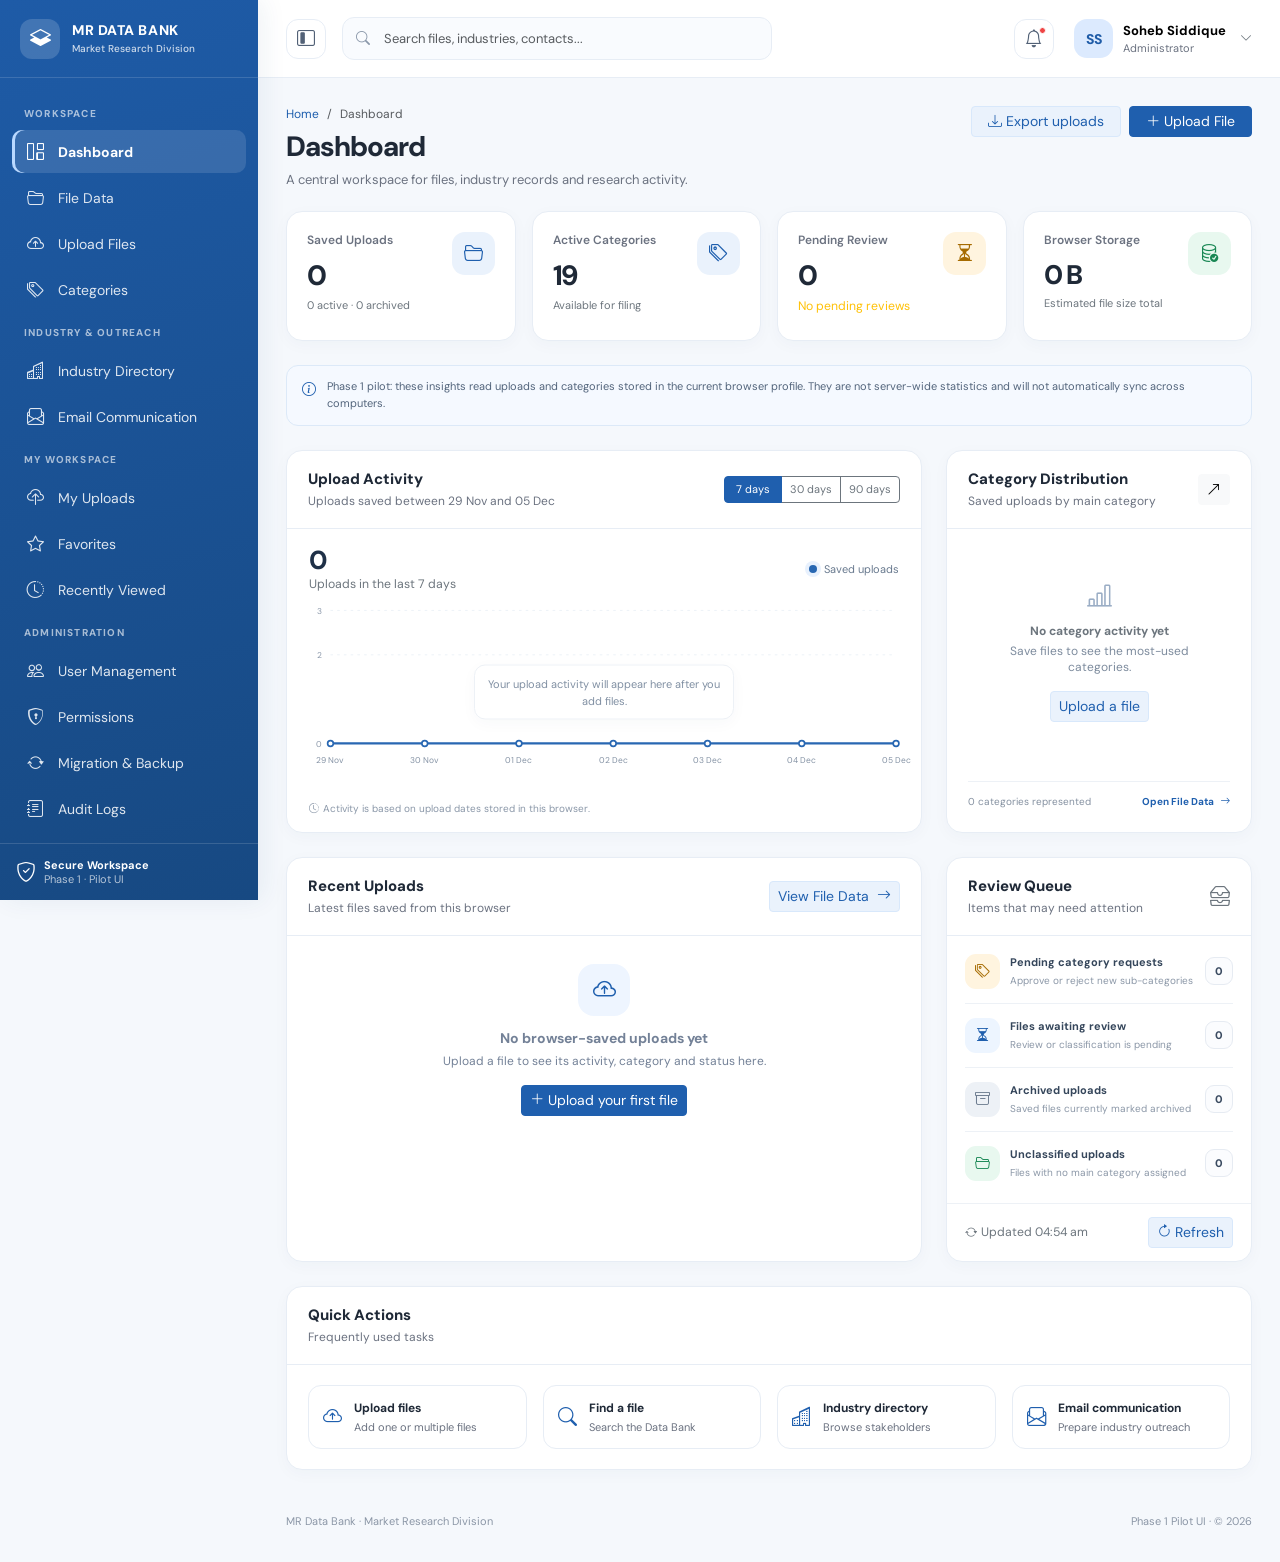
<file: index.html>
<!doctype html><html lang="en"><head><meta charset="utf-8"><meta name="viewport" content="width=device-width, initial-scale=1"><meta name="description" content="MR Data Bank Phase 1 common layout demo"><title>Dashboard | MR Data Bank</title>
<link rel="preconnect" href="https://fonts.googleapis.com"><link rel="preconnect" href="https://fonts.gstatic.com" crossorigin><link href="https://fonts.googleapis.com/css2?family=DM+Sans:wght@400;500;600;700;800&display=swap" rel="stylesheet"><link href="https://cdn.jsdelivr.net/npm/bootstrap@5.3.3/dist/css/bootstrap.min.css" rel="stylesheet"><link href="https://cdn.jsdelivr.net/npm/bootstrap-icons@1.11.3/font/bootstrap-icons.min.css" rel="stylesheet"><link href="assets/css/layout.css" rel="stylesheet"><link href="assets/css/dashboard-analytics.css" rel="stylesheet"></head>
<body data-page="dashboard"><div class="app-shell"><aside class="sidebar" aria-label="Main navigation"><div class="brand"><div class="brand-mark"><i class="bi bi-layers-half"></i></div><div class="brand-copy"><div class="brand-name">MR DATA BANK</div><span class="brand-sub">Market Research Division</span></div></div><div class="sidebar-scroll" id="desktopSidebarContent"><div class="nav-caption">WORKSPACE</div>
<a class="sidebar-link" href="index.html" data-page="dashboard" title="Dashboard"><i class="bi bi-grid-1x2"></i><span>Dashboard</span></a>
<a class="sidebar-link" href="data-bank.html" data-page="files" title="File Data"><i class="bi bi-folder2-open"></i><span>File Data</span></a>
<a class="sidebar-link" href="upload-files.html" data-page="upload" title="Upload Files"><i class="bi bi-cloud-arrow-up"></i><span>Upload Files</span></a>
<a class="sidebar-link" href="categories-management.html" data-page="categories" title="Categories"><i class="bi bi-tags"></i><span>Categories</span></a>
<div class="nav-caption">INDUSTRY & OUTREACH</div>
<a class="sidebar-link" href="industry-directory.html" data-page="industry" title="Industry Directory"><i class="bi bi-buildings"></i><span>Industry Directory</span></a>
<a class="sidebar-link" href="email-communication.html" data-page="email" title="Email Communication"><i class="bi bi-envelope-paper"></i><span>Email Communication</span></a>
<div class="nav-caption">MY WORKSPACE</div>
<a class="sidebar-link" href="#" data-page="my-uploads" title="My Uploads"><i class="bi bi-cloud-upload"></i><span>My Uploads</span></a>
<a class="sidebar-link" href="#" data-page="favorites" title="Favorites"><i class="bi bi-star"></i><span>Favorites</span></a>
<a class="sidebar-link" href="#" data-page="recent" title="Recently Viewed"><i class="bi bi-clock-history"></i><span>Recently Viewed</span></a>
<div class="nav-caption">ADMINISTRATION</div>
<a class="sidebar-link" href="user-management.html" data-page="users" title="User Management"><i class="bi bi-people"></i><span>User Management</span></a>
<a class="sidebar-link" href="user-management.html#permissions" data-page="permissions" title="Permissions"><i class="bi bi-shield-lock"></i><span>Permissions</span></a>
<a class="sidebar-link" href="migration-backup.html" data-page="migration" title="Migration &amp; Backup"><i class="bi bi-arrow-repeat"></i><span>Migration &amp; Backup</span></a>
<a class="sidebar-link" href="audit-logs.html" data-page="audit" title="Audit Logs"><i class="bi bi-journal-text"></i><span>Audit Logs</span></a></div><div class="sidebar-footer"><div class="d-flex align-items-center gap-2 justify-content-center justify-content-lg-start"><i class="bi bi-shield-check fs-5"></i><div class="sidebar-footer-copy"><div class="fw-bold small text-white">Secure Workspace</div><div class="small">Phase 1 · Pilot UI</div></div></div></div></aside><div class="main-area"><header class="topbar">
<button class="icon-btn mobile-menu-button" id="mobileMenuToggle" type="button" aria-label="Open navigation" data-bs-toggle="offcanvas" data-bs-target="#mobileSidebar"><i class="bi bi-list"></i></button><button class="icon-btn d-none d-lg-inline-grid" id="sidebarToggle" type="button" aria-label="Collapse or expand sidebar" title="Collapse sidebar"><i class="bi bi-layout-sidebar-inset"></i></button>
<div class="global-search"><i class="bi bi-search"></i><input class="form-control" id="globalSearch" type="search" placeholder="Search files, industries, contacts..." aria-label="Search this page"></div><div class="topbar-spacer"></div>
<div class="notification-wrap"><button class="icon-btn" type="button" data-demo-action="Notifications panel is a frontend demo." aria-label="Notifications"><i class="bi bi-bell"></i></button><span class="notification-dot"></span></div>
<div class="dropdown"><button class="profile-button" type="button" data-bs-toggle="dropdown" aria-expanded="false"><div class="avatar">SS</div><div class="profile-copy"><div class="profile-name">Soheb Siddique</div><div class="profile-role">Administrator</div></div><i class="bi bi-chevron-down profile-chevron small text-secondary ms-1"></i></button>
<ul class="dropdown-menu dropdown-menu-end shadow-sm border-0 mt-2"><li><h6 class="dropdown-header">Soheb Siddique</h6></li><li><a class="dropdown-item" href="#" data-demo-action="Profile settings are not connected to a backend yet."><i class="bi bi-person me-2"></i>My Profile</a></li><li><a class="dropdown-item" href="#" data-demo-action="Settings will be available after backend integration."><i class="bi bi-gear me-2"></i>Settings</a></li><li><hr class="dropdown-divider"></li><li><a class="dropdown-item text-danger" href="MR_Data_Bank_Login_UI/admin-login.html"><i class="bi bi-box-arrow-right me-2"></i>Logout (demo)</a></li></ul></div></header>
<main class="page-content"><div class="page-heading"><div><nav aria-label="breadcrumb"><ol class="breadcrumb"><li class="breadcrumb-item"><a href="index.html">Home</a></li><li class="breadcrumb-item active" aria-current="page">Dashboard</li></ol></nav><h1 class="page-title">Dashboard</h1><div class="page-subtitle">A central workspace for files, industry records and research activity.</div></div><div class="heading-actions d-flex gap-2"><button class="btn btn-soft btn-sm px-3" id="exportDashboardBtn" type="button"><i class="bi bi-download me-1"></i><span class="d-none d-sm-inline">Export uploads</span></button><a class="btn btn-primary btn-sm px-3" href="upload-files.html"><i class="bi bi-plus-lg me-1"></i>Upload File</a></div></div>


<div class="row g-3 mb-4" id="dashboardMetricCards" aria-label="Repository overview">
  <div class="col-6 col-xl-3"><article class="card-panel stat-card dashboard-metric-card"><div class="stat-top"><div><div class="stat-label">Saved Uploads</div><div class="stat-value" data-metric="uploads">—</div><div class="stat-note text-secondary">Saved in this browser</div></div><div class="stat-icon"><i class="bi bi-folder2-open"></i></div></div></article></div>
  <div class="col-6 col-xl-3"><article class="card-panel stat-card dashboard-metric-card"><div class="stat-top"><div><div class="stat-label">Active Categories</div><div class="stat-value" data-metric="categories">—</div><div class="stat-note text-secondary">Available for filing</div></div><div class="stat-icon"><i class="bi bi-tags"></i></div></div></article></div>
  <div class="col-6 col-xl-3"><article class="card-panel stat-card dashboard-metric-card"><div class="stat-top"><div><div class="stat-label">Pending Review</div><div class="stat-value" data-metric="pending">—</div><div class="text-warning small mt-1">Files or category requests</div></div><div class="stat-icon" style="background:#fff4df;color:#a66b00"><i class="bi bi-hourglass-split"></i></div></div></article></div>
  <div class="col-6 col-xl-3"><article class="card-panel stat-card dashboard-metric-card"><div class="stat-top"><div><div class="stat-label">Browser Storage</div><div class="stat-value dashboard-storage-value" data-metric="storage">—</div><div class="stat-note text-secondary">Estimated file size total</div></div><div class="stat-icon" style="background:#e8f8ef;color:#198754"><i class="bi bi-database-check"></i></div></div></article></div>
</div>
<div class="dashboard-data-note mb-4"><i class="bi bi-info-circle me-2"></i><span>Phase 1 pilot: these insights read uploads and categories stored in the current browser profile. They are not server-wide statistics and will not automatically sync across computers.</span></div>
<div class="row g-4 mb-4">
  <div class="col-xl-8"><section class="card-panel h-100 dashboard-analytics-panel">
    <div class="panel-header dashboard-chart-header"><div><h2 class="panel-title">Upload Activity</h2><div class="panel-subtitle" id="uploadTrendSubtitle">Uploads saved over time</div></div><div class="btn-group btn-group-sm dashboard-range-control" role="group" aria-label="Upload activity date range"><button class="btn btn-outline-secondary active" type="button" data-trend-range="7" aria-pressed="true">7 days</button><button class="btn btn-outline-secondary" type="button" data-trend-range="30" aria-pressed="false">30 days</button><button class="btn btn-outline-secondary" type="button" data-trend-range="90" aria-pressed="false">90 days</button></div></div>
    <div class="dashboard-chart-summary"><div><div class="dashboard-chart-total" id="trendPeriodTotal">0</div><div class="small text-secondary" id="trendPeriodLabel">Uploads in the last 7 days</div></div><div class="dashboard-chart-legend"><span></span> Saved uploads</div></div>
    <div class="dashboard-trend-chart" id="uploadTrendChart" role="img" aria-label="Daily upload activity chart"><div class="dashboard-chart-loading"><span class="spinner-border spinner-border-sm me-2" aria-hidden="true"></span>Loading upload activity…</div></div>
    <div class="dashboard-chart-footnote"><i class="bi bi-clock-history me-1"></i>Activity is based on upload dates stored in this browser.</div>
  </section></div>
  <div class="col-xl-4"><section class="card-panel h-100 dashboard-analytics-panel">
    <div class="panel-header"><div><h2 class="panel-title">Category Distribution</h2><div class="panel-subtitle">Saved uploads by main category</div></div><a href="categories-management.html" class="btn btn-light btn-sm" aria-label="Manage categories"><i class="bi bi-arrow-up-right"></i></a></div>
    <div class="panel-body"><div id="dashboardCategoryBreakdown" class="dashboard-category-breakdown"><div class="dashboard-chart-loading">Loading categories…</div></div><div class="dashboard-panel-footer"><span id="dashboardCategoryCount">0 categories represented</span><a href="data-bank.html">Open File Data <i class="bi bi-arrow-right ms-1"></i></a></div></div>
  </section></div>
</div>
<div class="row g-4 mb-4">
  <div class="col-xl-8"><section class="card-panel h-100 dashboard-analytics-panel">
    <div class="panel-header"><div><h2 class="panel-title">Recent Uploads</h2><div class="panel-subtitle">Latest files saved from this browser</div></div><a href="data-bank.html" class="btn btn-soft btn-sm">View File Data <i class="bi bi-arrow-right ms-1"></i></a></div>
    <div class="table-responsive"><table class="table dashboard-recent-table"><thead><tr><th>File</th><th>Main category</th><th>Date added</th><th>Status</th></tr></thead><tbody id="dashboardRecentUploads"><tr><td colspan="4"><div class="dashboard-chart-loading">Loading recent files…</div></td></tr></tbody></table></div>
    <div class="dashboard-empty-state d-none" id="dashboardNoUploads"><div class="dashboard-empty-icon"><i class="bi bi-cloud-arrow-up"></i></div><div class="fw-bold">No browser-saved uploads yet</div><p>Upload a file to see its activity, category and status here.</p><a href="upload-files.html" class="btn btn-primary btn-sm"><i class="bi bi-plus-lg me-1"></i>Upload your first file</a></div>
  </section></div>
  <div class="col-xl-4"><section class="card-panel h-100 dashboard-analytics-panel">
    <div class="panel-header"><div><h2 class="panel-title">Review Queue</h2><div class="panel-subtitle">Items that may need attention</div></div><i class="bi bi-inboxes text-secondary fs-5" aria-hidden="true"></i></div>
    <div class="panel-body dashboard-review-list">
      <a class="dashboard-review-row" href="categories-management.html"><span class="dashboard-review-icon review-amber"><i class="bi bi-tags"></i></span><span class="dashboard-review-copy"><strong>Pending category requests</strong><small>Approve or reject new sub-categories</small></span><span class="dashboard-review-count" id="dashboardPendingCategoryCount">0</span></a>
      <a class="dashboard-review-row" href="data-bank.html"><span class="dashboard-review-icon review-blue"><i class="bi bi-hourglass-split"></i></span><span class="dashboard-review-copy"><strong>Files awaiting review</strong><small>Review or classification is pending</small></span><span class="dashboard-review-count" id="dashboardFilesAwaitingReview">0</span></a>
      <a class="dashboard-review-row" href="data-bank.html"><span class="dashboard-review-icon review-grey"><i class="bi bi-archive"></i></span><span class="dashboard-review-copy"><strong>Archived uploads</strong><small>Saved files currently marked archived</small></span><span class="dashboard-review-count" id="dashboardArchivedUploads">0</span></a>
      <a class="dashboard-review-row" href="upload-files.html"><span class="dashboard-review-icon review-green"><i class="bi bi-folder2-open"></i></span><span class="dashboard-review-copy"><strong>Unclassified uploads</strong><small>Files with no main category assigned</small></span><span class="dashboard-review-count" id="dashboardUnclassifiedUploads">0</span></a>
    </div>
    <div class="dashboard-refresh-row"><span class="small text-secondary"><i class="bi bi-arrow-repeat me-1"></i><span id="dashboardLastRefresh">Updating…</span></span><button type="button" class="btn btn-soft btn-sm" id="refreshDashboardBtn"><i class="bi bi-arrow-clockwise me-1"></i>Refresh</button></div>
  </section></div>
</div>

<section class="card-panel mb-4"><div class="panel-header"><div><h2 class="panel-title">Quick Actions</h2><div class="panel-subtitle">Frequently used tasks</div></div></div><div class="panel-body"><div class="row g-3">
<div class="col-sm-6 col-lg-3"><a class="quick-action" href="upload-files.html"><i class="bi bi-cloud-arrow-up"></i><div><strong>Upload files</strong><small>Add one or multiple files</small></div></a></div><div class="col-sm-6 col-lg-3"><a class="quick-action" href="data-bank.html"><i class="bi bi-search"></i><div><strong>Find a file</strong><small>Search the Data Bank</small></div></a></div><div class="col-sm-6 col-lg-3"><a class="quick-action" href="industry-directory.html"><i class="bi bi-buildings"></i><div><strong>Industry directory</strong><small>Browse stakeholders</small></div></a></div><div class="col-sm-6 col-lg-3"><a class="quick-action" href="email-communication.html"><i class="bi bi-envelope-paper"></i><div><strong>Email communication</strong><small>Prepare industry outreach</small></div></a></div>
</div></div></section><div class="footer-note d-flex flex-wrap justify-content-between gap-2"><span>MR Data Bank · Market Research Division</span><span>Phase 1 Pilot UI · © <span id="currentYear"></span></span></div></main></div></div>
<div class="offcanvas offcanvas-start" tabindex="-1" id="mobileSidebar" aria-labelledby="mobileSidebarLabel"><div class="offcanvas-header border-bottom border-light border-opacity-10"><div class="fw-bold" id="mobileSidebarLabel"><i class="bi bi-layers-half me-2"></i>MR DATA BANK</div><button type="button" class="btn-close" data-bs-dismiss="offcanvas" aria-label="Close"></button></div><div class="offcanvas-body p-0"><div class="sidebar h-100"><div class="sidebar-scroll" id="mobileSidebarContent"></div></div></div></div>
<div class="toast-container position-fixed bottom-0 end-0 p-3"><div id="demoToast" class="toast align-items-center text-bg-dark border-0" role="status" aria-live="polite" aria-atomic="true"><div class="d-flex"><div class="toast-body" id="demoToastBody">Demo action</div><button type="button" class="btn-close btn-close-white me-2 m-auto" data-bs-dismiss="toast" aria-label="Close"></button></div></div></div><div class="empty-search" id="emptySearch">No matching records found on this page.</div>
<script src="https://cdn.jsdelivr.net/npm/bootstrap@5.3.3/dist/js/bootstrap.bundle.min.js"></script><script src="assets/js/layout.js"></script><script src="assets/js/file-repository.js"></script><script src="assets/js/category-catalogue.js"></script><script src="assets/js/dashboard-analytics.js"></script></body></html>
</file>
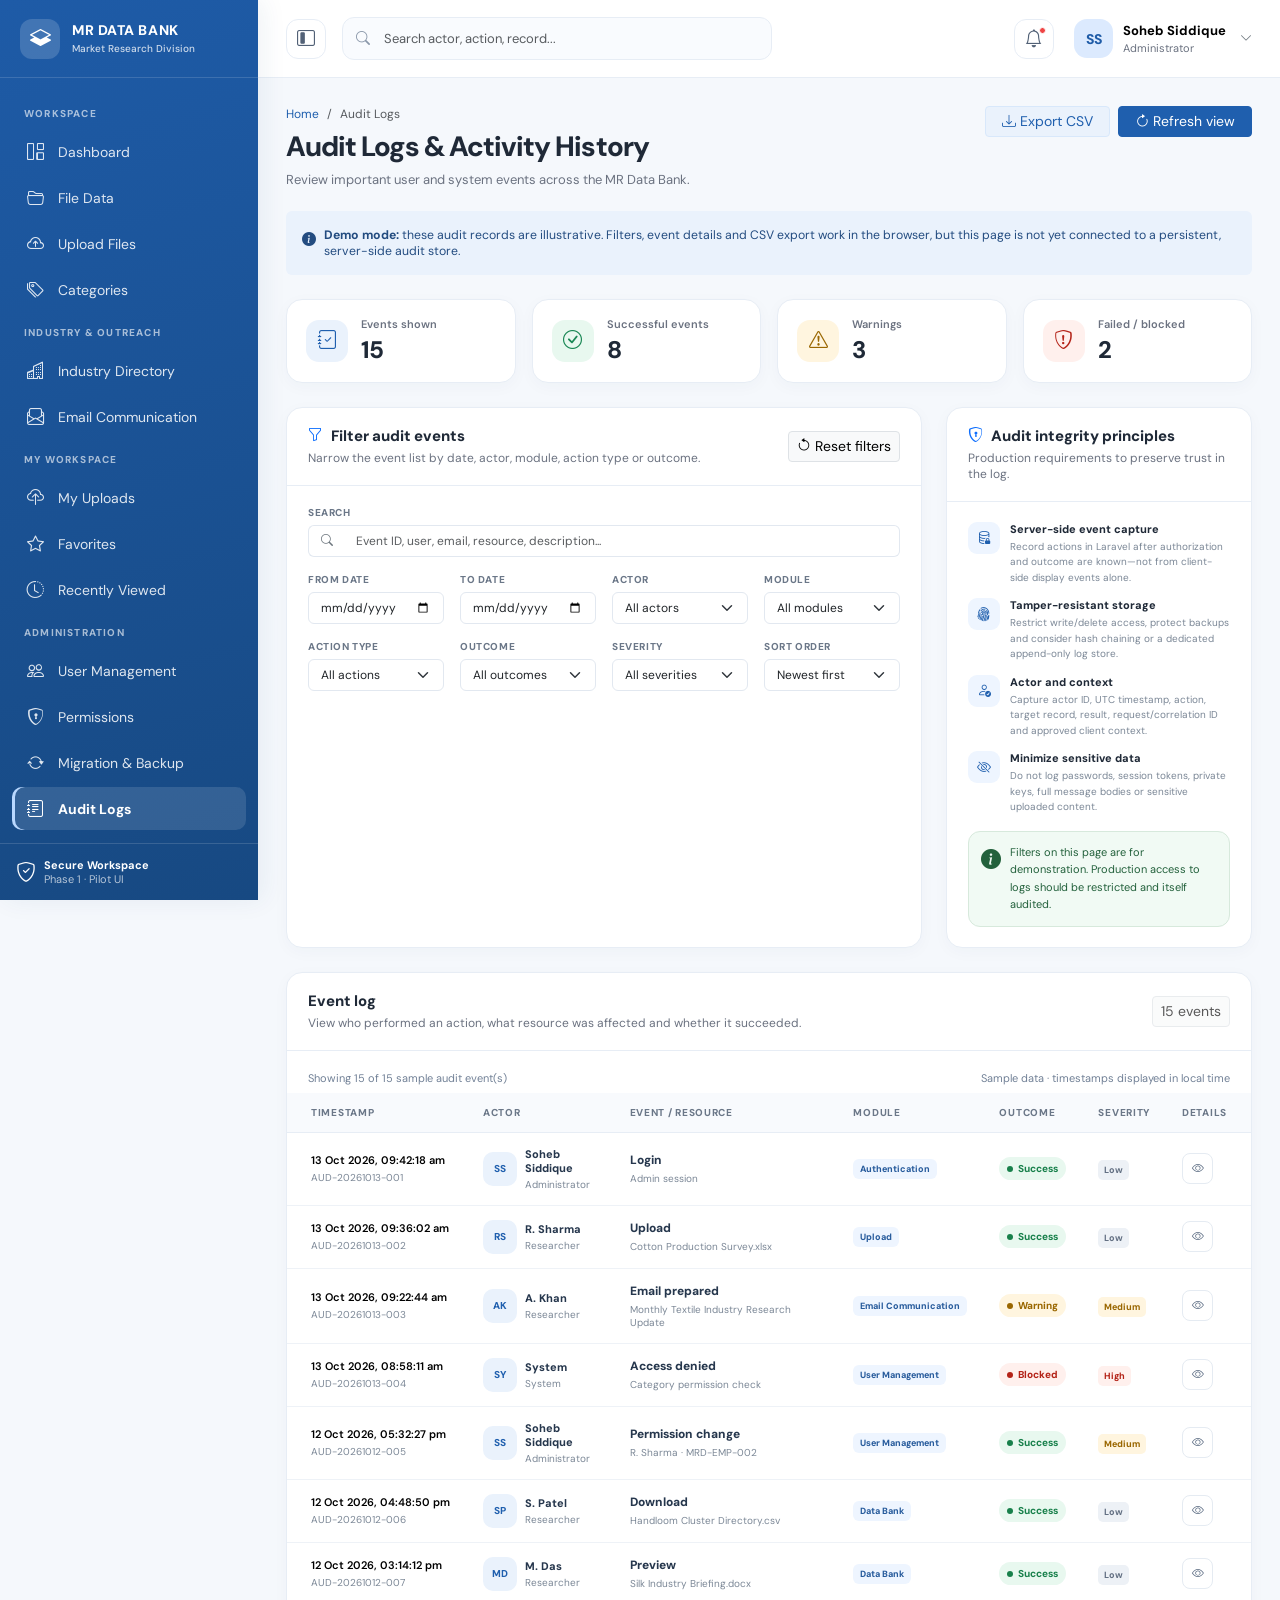
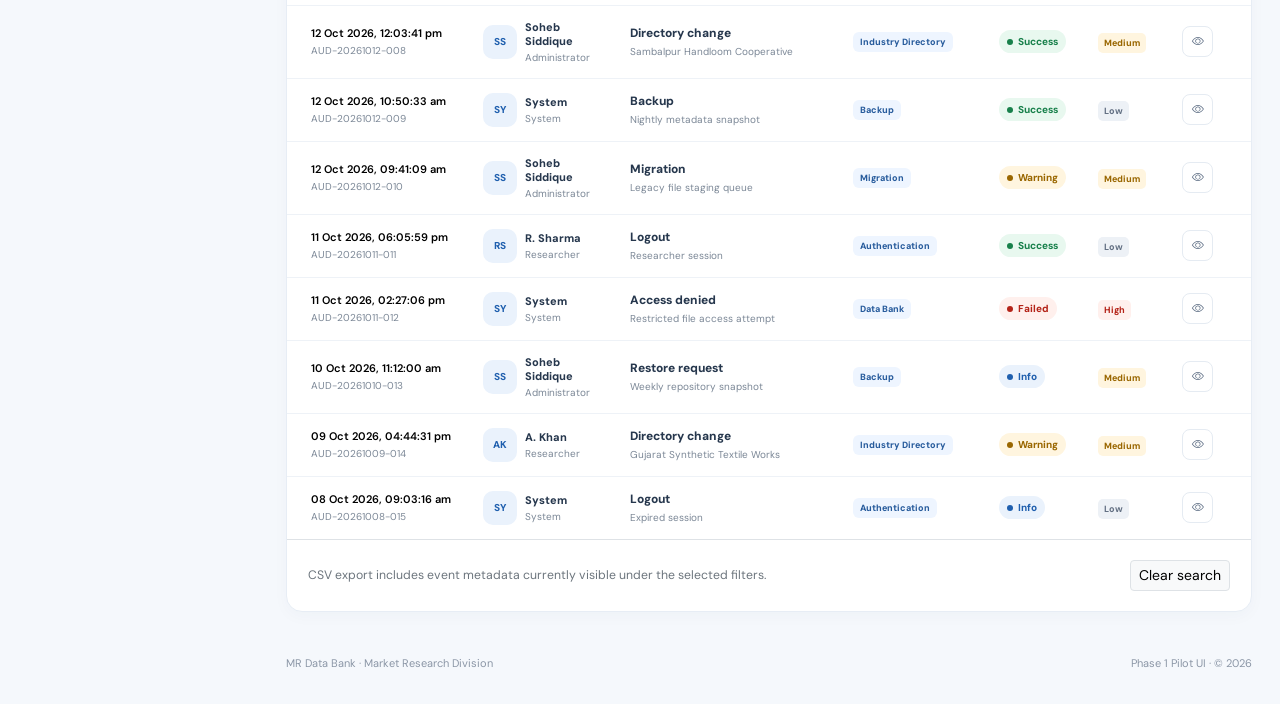
<file: audit-logs.html>
<!doctype html>
<html lang="en">
<head>
<meta charset="utf-8">
<meta name="viewport" content="width=device-width, initial-scale=1">
<meta name="description" content="MR Data Bank Audit Logs and Activity History demo">
<title>Audit Logs | MR Data Bank</title>
<link rel="preconnect" href="https://fonts.googleapis.com">
<link href="https://fonts.googleapis.com/css2?family=DM+Sans:wght@400;500;600;700;800&display=swap" rel="stylesheet">
<link href="https://cdn.jsdelivr.net/npm/bootstrap@5.3.3/dist/css/bootstrap.min.css" rel="stylesheet">
<link href="https://cdn.jsdelivr.net/npm/bootstrap-icons@1.11.3/font/bootstrap-icons.min.css" rel="stylesheet">
<link href="assets/css/layout.css" rel="stylesheet">
<style>
.audit-stat{padding:17px 19px;height:100%;display:flex;align-items:center;gap:13px}
.audit-stat .stat-icon{width:42px;height:42px;flex:0 0 auto}
.audit-stat .stat-value{font-size:24px;margin-top:3px}
.audit-stat .stat-label{font-size:11px}
.filter-label{font-size:10px;color:#6b7788;text-transform:uppercase;letter-spacing:.06em;font-weight:800;margin-bottom:6px}
.form-control,.form-select,.input-group-text{font-size:12px;border-color:#e2e8f0}
.form-control:focus,.form-select:focus{border-color:#9fc3f1;box-shadow:0 0 0 .2rem rgba(31,95,174,.09)}
.audit-event{font-size:12px;font-weight:800;color:#26374d}
.audit-event-meta{font-size:10px;color:#7b8796;margin-top:4px}
.actor-avatar{height:34px;width:34px;flex:0 0 auto;border-radius:10px;display:grid;place-items:center;background:#eaf2fc;color:#1f5fae;font-size:10px;font-weight:800}
.actor-name{font-size:11px;font-weight:800;color:#26374d}
.actor-role{font-size:10px;color:#7b8796;margin-top:3px}
.module-tag{display:inline-block;font-size:9px;padding:4px 7px;border-radius:6px;background:#eef5ff;color:#275b9c;font-weight:800;white-space:nowrap}
.outcome-pill{display:inline-flex;align-items:center;gap:5px;border-radius:20px;padding:5px 8px;font-size:10px;font-weight:800;white-space:nowrap}
.outcome-pill:before{content:"";width:6px;height:6px;border-radius:50%;background:currentColor}
.outcome-success{background:#e8f8ef;color:#18804b}
.outcome-warning{background:#fff5df;color:#9a6700}
.outcome-failed{background:#fff0ed;color:#b42318}
.outcome-info{background:#eaf2fc;color:#1f5fae}
.severity-pill{font-size:9px;font-weight:800;border-radius:5px;padding:4px 6px;white-space:nowrap}
.severity-low{background:#edf1f6;color:#637083}.severity-medium{background:#fff5df;color:#9a6700}.severity-high{background:#fff0ed;color:#b42318}
.action-btn{width:31px;height:31px;display:inline-grid;place-items:center;border:1px solid #e5ebf2;background:#fff;color:#607086;border-radius:8px}
.action-btn:hover{color:#1f5fae;background:#edf5ff;border-color:#cce0fb}
.audit-empty{padding:46px 20px;text-align:center;color:#7b8796}.audit-empty i{font-size:30px;color:#aab8c9}
.audit-count{font-size:11px;color:#718096}
.audit-note{border:1px solid #d7e9dc;background:#f1faf4;color:#23613c;border-radius:12px;padding:12px;display:flex;gap:9px;font-size:11px;line-height:1.6}
.event-detail{border:1px solid #edf1f6;border-radius:11px;padding:12px;height:100%;background:#fff}
.detail-label{color:#7b8796;font-size:10px;text-transform:uppercase;letter-spacing:.06em;font-weight:800;margin-bottom:4px}
.detail-value{font-size:12px;font-weight:700;overflow-wrap:anywhere}
.event-description{font-size:12px;line-height:1.7;color:#4b596c;white-space:pre-wrap}
.integrity-step{display:flex;gap:10px;align-items:flex-start;margin-bottom:13px}.integrity-step:last-child{margin-bottom:0}
.integrity-icon{width:32px;height:32px;border-radius:9px;display:grid;place-items:center;background:#eef5ff;color:#1f5fae;flex:0 0 auto}
.integrity-title{font-size:11px;font-weight:800}.integrity-copy{font-size:10px;line-height:1.55;color:#7b8796;margin-top:3px}
@media(max-width:767.98px){.page-content{padding:18px 12px}.panel-header{align-items:flex-start;flex-direction:column}.panel-header .header-actions{width:100%;display:flex}.panel-header .header-actions .btn{flex:1}.audit-stat{padding:14px 12px;gap:9px}.audit-stat .stat-value{font-size:21px}}
</style>
</head>
<body data-page="audit">
<div class="app-shell">
<aside class="sidebar" aria-label="Main navigation">
<div class="brand"><div class="brand-mark"><i class="bi bi-layers-half"></i></div><div class="brand-copy"><div class="brand-name">MR DATA BANK</div><span class="brand-sub">Market Research Division</span></div></div>
<div class="sidebar-scroll" id="desktopSidebarContent">
<div class="nav-caption">WORKSPACE</div>
<a class="sidebar-link" href="index.html" data-page="dashboard" title="Dashboard"><i class="bi bi-grid-1x2"></i><span>Dashboard</span></a>
<a class="sidebar-link" href="data-bank.html" data-page="files" title="File Data"><i class="bi bi-folder2-open"></i><span>File Data</span></a>
<a class="sidebar-link" href="upload-files.html" data-page="upload" title="Upload Files"><i class="bi bi-cloud-arrow-up"></i><span>Upload Files</span></a>
<a class="sidebar-link" href="categories-management.html" data-page="categories" title="Categories"><i class="bi bi-tags"></i><span>Categories</span></a>
<div class="nav-caption">INDUSTRY &amp; OUTREACH</div>
<a class="sidebar-link" href="industry-directory.html" data-page="industry" title="Industry Directory"><i class="bi bi-buildings"></i><span>Industry Directory</span></a>
<a class="sidebar-link" href="email-communication.html" data-page="email" title="Email Communication"><i class="bi bi-envelope-paper"></i><span>Email Communication</span></a>
<div class="nav-caption">MY WORKSPACE</div>
<a class="sidebar-link" href="#" data-page="my-uploads" title="My Uploads" data-demo-action="My Uploads will be connected to user accounts later."><i class="bi bi-cloud-upload"></i><span>My Uploads</span></a>
<a class="sidebar-link" href="#" data-page="favorites" title="Favorites" data-demo-action="Favorites will be connected to saved records later."><i class="bi bi-star"></i><span>Favorites</span></a>
<a class="sidebar-link" href="#" data-page="recent" title="Recently Viewed" data-demo-action="Recently Viewed will be connected to activity history later."><i class="bi bi-clock-history"></i><span>Recently Viewed</span></a>
<div class="nav-caption">ADMINISTRATION</div>
<a class="sidebar-link" href="user-management.html" data-page="users" title="User Management"><i class="bi bi-people"></i><span>User Management</span></a>
<a class="sidebar-link" href="user-management.html#permissions" data-page="permissions" title="Permissions"><i class="bi bi-shield-lock"></i><span>Permissions</span></a>
<a class="sidebar-link" href="migration-backup.html" data-page="migration" title="Migration &amp; Backup"><i class="bi bi-arrow-repeat"></i><span>Migration &amp; Backup</span></a>
<a class="sidebar-link" href="audit-logs.html" data-page="audit" title="Audit Logs"><i class="bi bi-journal-text"></i><span>Audit Logs</span></a>
</div>
<div class="sidebar-footer"><div class="d-flex align-items-center gap-2 justify-content-center justify-content-lg-start"><i class="bi bi-shield-check fs-5"></i><div class="sidebar-footer-copy"><div class="fw-bold small text-white">Secure Workspace</div><div class="small">Phase 1 · Pilot UI</div></div></div></div>
</aside>
<div class="main-area">
<header class="topbar">
<button class="icon-btn mobile-menu-button" id="mobileMenuToggle" type="button" aria-label="Open navigation" data-bs-toggle="offcanvas" data-bs-target="#mobileSidebar"><i class="bi bi-list"></i></button>
<button class="icon-btn d-none d-lg-inline-grid" id="sidebarToggle" type="button" aria-label="Collapse or expand sidebar" title="Collapse sidebar"><i class="bi bi-layout-sidebar-inset"></i></button>
<div class="global-search"><i class="bi bi-search"></i><input class="form-control" id="globalSearch" type="search" placeholder="Search actor, action, record..." aria-label="Search audit events"></div>
<div class="topbar-spacer"></div>
<div class="notification-wrap"><button class="icon-btn" type="button" data-demo-action="Notifications panel is a frontend demo." aria-label="Notifications"><i class="bi bi-bell"></i></button><span class="notification-dot"></span></div>
<div class="dropdown"><button class="profile-button" type="button" data-bs-toggle="dropdown" aria-expanded="false"><div class="avatar">SS</div><div class="profile-copy"><div class="profile-name">Soheb Siddique</div><div class="profile-role">Administrator</div></div><i class="bi bi-chevron-down profile-chevron small text-secondary ms-1"></i></button><ul class="dropdown-menu dropdown-menu-end shadow-sm border-0 mt-2"><li><h6 class="dropdown-header">Soheb Siddique</h6></li><li><a class="dropdown-item" href="#" data-demo-action="Profile settings are not connected yet."><i class="bi bi-person me-2"></i>My Profile</a></li><li><a class="dropdown-item" href="#" data-demo-action="Settings are not connected yet."><i class="bi bi-gear me-2"></i>Settings</a></li><li><hr class="dropdown-divider"></li><li><a class="dropdown-item text-danger" href="MR_Data_Bank_Login_UI/admin-login.html"><i class="bi bi-box-arrow-right me-2"></i>Logout (demo)</a></li></ul></div>
</header>
<main class="page-content">
<div class="page-heading"><div><nav aria-label="breadcrumb"><ol class="breadcrumb"><li class="breadcrumb-item"><a href="index.html">Home</a></li><li class="breadcrumb-item active" aria-current="page">Audit Logs</li></ol></nav><h1 class="page-title">Audit Logs &amp; Activity History</h1><div class="page-subtitle">Review important user and system events across the MR Data Bank.</div></div><div class="heading-actions d-flex gap-2"><button class="btn btn-soft btn-sm px-3" id="exportAuditButton"><i class="bi bi-download me-1"></i>Export CSV</button><button class="btn btn-primary btn-sm px-3" id="refreshAuditButton"><i class="bi bi-arrow-clockwise me-1"></i>Refresh view</button></div></div>
<div class="alert alert-primary border-0 d-flex gap-2 align-items-start py-3 mb-4" role="note" style="background:#eaf2fc;color:#234c80"><i class="bi bi-info-circle-fill mt-1"></i><div class="small"><strong>Demo mode:</strong> these audit records are illustrative. Filters, event details and CSV export work in the browser, but this page is not yet connected to a persistent, server-side audit store.</div></div>
<div class="row g-3 mb-4">
<div class="col-6 col-xl-3"><div class="card-panel audit-stat"><div class="stat-icon"><i class="bi bi-journal-check"></i></div><div><div class="stat-label">Events shown</div><div class="stat-value" id="statEvents">0</div></div></div></div>
<div class="col-6 col-xl-3"><div class="card-panel audit-stat"><div class="stat-icon" style="background:#e8f8ef;color:#198754"><i class="bi bi-check-circle"></i></div><div><div class="stat-label">Successful events</div><div class="stat-value" id="statSuccess">0</div></div></div></div>
<div class="col-6 col-xl-3"><div class="card-panel audit-stat"><div class="stat-icon" style="background:#fff5df;color:#9a6700"><i class="bi bi-exclamation-triangle"></i></div><div><div class="stat-label">Warnings</div><div class="stat-value" id="statWarnings">0</div></div></div></div>
<div class="col-6 col-xl-3"><div class="card-panel audit-stat"><div class="stat-icon" style="background:#fff0ed;color:#b42318"><i class="bi bi-shield-exclamation"></i></div><div><div class="stat-label">Failed / blocked</div><div class="stat-value" id="statFailed">0</div></div></div></div>
</div>
<div class="row g-4 mb-4">
<div class="col-xl-8"><section class="card-panel h-100"><div class="panel-header"><div><h2 class="panel-title"><i class="bi bi-funnel me-2 text-primary"></i>Filter audit events</h2><div class="panel-subtitle">Narrow the event list by date, actor, module, action type or outcome.</div></div><button class="btn btn-light border btn-sm" id="resetFiltersButton"><i class="bi bi-arrow-counterclockwise me-1"></i>Reset filters</button></div>
<div class="panel-body"><div class="row g-3">
<div class="col-12"><div class="filter-label">Search</div><div class="input-group"><span class="input-group-text bg-white border-end-0"><i class="bi bi-search text-secondary"></i></span><input id="auditSearch" class="form-control border-start-0" type="search" placeholder="Event ID, user, email, resource, description..."></div></div>
<div class="col-6 col-md-3"><div class="filter-label">From date</div><input type="date" class="form-control" id="dateFrom"></div>
<div class="col-6 col-md-3"><div class="filter-label">To date</div><input type="date" class="form-control" id="dateTo"></div>
<div class="col-6 col-md-3"><div class="filter-label">Actor</div><select class="form-select" id="actorFilter"><option value="">All actors</option><option>Soheb Siddique</option><option>R. Sharma</option><option>A. Khan</option><option>S. Patel</option><option>M. Das</option><option>System</option></select></div>
<div class="col-6 col-md-3"><div class="filter-label">Module</div><select class="form-select" id="moduleFilter"><option value="">All modules</option><option>Authentication</option><option>Data Bank</option><option>Upload</option><option>Industry Directory</option><option>Email Communication</option><option>User Management</option><option>Migration</option><option>Backup</option><option>System</option></select></div>
<div class="col-6 col-md-3"><div class="filter-label">Action type</div><select class="form-select" id="actionFilter"><option value="">All actions</option><option>Login</option><option>Logout</option><option>Upload</option><option>Download</option><option>Preview</option><option>Permission change</option><option>Directory change</option><option>Email prepared</option><option>Migration</option><option>Backup</option><option>Restore request</option><option>Access denied</option></select></div>
<div class="col-6 col-md-3"><div class="filter-label">Outcome</div><select class="form-select" id="outcomeFilter"><option value="">All outcomes</option><option>Success</option><option>Warning</option><option>Failed</option><option>Blocked</option><option>Info</option></select></div>
<div class="col-6 col-md-3"><div class="filter-label">Severity</div><select class="form-select" id="severityFilter"><option value="">All severities</option><option>Low</option><option>Medium</option><option>High</option></select></div>
<div class="col-6 col-md-3"><div class="filter-label">Sort order</div><select class="form-select" id="sortFilter"><option value="newest">Newest first</option><option value="oldest">Oldest first</option></select></div>
</div></div></section></div>
<div class="col-xl-4"><section class="card-panel h-100"><div class="panel-header"><div><h2 class="panel-title"><i class="bi bi-shield-lock me-2 text-primary"></i>Audit integrity principles</h2><div class="panel-subtitle">Production requirements to preserve trust in the log.</div></div></div><div class="panel-body">
<div class="integrity-step"><div class="integrity-icon"><i class="bi bi-database-lock"></i></div><div><div class="integrity-title">Server-side event capture</div><div class="integrity-copy">Record actions in Laravel after authorization and outcome are known—not from client-side display events alone.</div></div></div>
<div class="integrity-step"><div class="integrity-icon"><i class="bi bi-fingerprint"></i></div><div><div class="integrity-title">Tamper-resistant storage</div><div class="integrity-copy">Restrict write/delete access, protect backups and consider hash chaining or a dedicated append-only log store.</div></div></div>
<div class="integrity-step"><div class="integrity-icon"><i class="bi bi-person-check"></i></div><div><div class="integrity-title">Actor and context</div><div class="integrity-copy">Capture actor ID, UTC timestamp, action, target record, result, request/correlation ID and approved client context.</div></div></div>
<div class="integrity-step"><div class="integrity-icon"><i class="bi bi-eye-slash"></i></div><div><div class="integrity-title">Minimize sensitive data</div><div class="integrity-copy">Do not log passwords, session tokens, private keys, full message bodies or sensitive uploaded content.</div></div></div>
<div class="audit-note mt-3"><i class="bi bi-info-circle-fill fs-5"></i><div>Filters on this page are for demonstration. Production access to logs should be restricted and itself audited.</div></div>
</div></section></div>
</div>
<section class="card-panel mb-4"><div class="panel-header flex-wrap"><div><h2 class="panel-title">Event log</h2><div class="panel-subtitle">View who performed an action, what resource was affected and whether it succeeded.</div></div><div class="header-actions d-flex gap-2"><span class="btn btn-light border btn-sm disabled" id="visibleEventsBadge">0 events</span></div></div>
<div class="panel-body pb-0"><div class="d-flex justify-content-between align-items-center flex-wrap gap-2 mb-2"><span class="audit-count" id="auditCount">Loading events…</span><span class="audit-count">Sample data · timestamps displayed in local time</span></div></div>
<div class="table-responsive"><table class="table" id="auditTable"><thead><tr><th class="ps-4">Timestamp</th><th>Actor</th><th>Event / resource</th><th>Module</th><th>Outcome</th><th>Severity</th><th class="pe-4">Details</th></tr></thead><tbody id="auditTableBody"></tbody></table><div class="audit-empty" id="emptyAudit"><i class="bi bi-journal-x d-block mb-2"></i><strong class="d-block text-dark mb-1">No matching audit events</strong><span class="small">Try changing the filters.</span></div></div>
<div class="panel-body border-top d-flex flex-wrap justify-content-between align-items-center gap-2"><span class="small text-secondary">CSV export includes event metadata currently visible under the selected filters.</span><button class="btn btn-light border btn-sm" id="clearSearchButton">Clear search</button></div></section>
<div class="footer-note d-flex flex-wrap justify-content-between gap-2"><span>MR Data Bank · Market Research Division</span><span>Phase 1 Pilot UI · © <span id="currentYear"></span></span></div>
</main></div></div>
<div class="offcanvas offcanvas-start" tabindex="-1" id="mobileSidebar" aria-labelledby="mobileSidebarLabel"><div class="offcanvas-header border-bottom border-light border-opacity-10"><div class="fw-bold" id="mobileSidebarLabel"><i class="bi bi-layers-half me-2"></i>MR DATA BANK</div><button type="button" class="btn-close" data-bs-dismiss="offcanvas" aria-label="Close"></button></div><div class="offcanvas-body p-0"><div class="sidebar h-100"><div class="sidebar-scroll" id="mobileSidebarContent"></div></div></div></div>
<div class="toast-container position-fixed bottom-0 end-0 p-3"><div id="demoToast" class="toast align-items-center text-bg-dark border-0" role="status" aria-live="polite" aria-atomic="true"><div class="d-flex"><div class="toast-body" id="demoToastBody">Demo action</div><button type="button" class="btn-close btn-close-white me-2 m-auto" data-bs-dismiss="toast" aria-label="Close"></button></div></div></div>
<div class="modal fade" id="auditDetailsModal" tabindex="-1" aria-labelledby="auditDetailsTitle" aria-hidden="true"><div class="modal-dialog modal-lg modal-dialog-centered modal-dialog-scrollable"><div class="modal-content border-0 shadow"><div class="modal-header"><div><h2 class="modal-title fs-5 fw-bold" id="auditDetailsTitle">Audit event details</h2><div class="small text-secondary mt-1" id="auditDetailsSubtitle"></div></div><button type="button" class="btn-close" data-bs-dismiss="modal" aria-label="Close"></button></div><div class="modal-body" id="auditDetailsBody"></div><div class="modal-footer"><button class="btn btn-light border" data-bs-dismiss="modal">Close</button><button class="btn btn-soft" id="copyEventIdButton"><i class="bi bi-clipboard me-1"></i>Copy event ID</button></div></div></div></div>
<script src="https://cdn.jsdelivr.net/npm/bootstrap@5.3.3/dist/js/bootstrap.bundle.min.js"></script><script src="assets/js/layout.js"></script><script src="assets/js/audit-logs.js"></script>
</body></html>
</file>
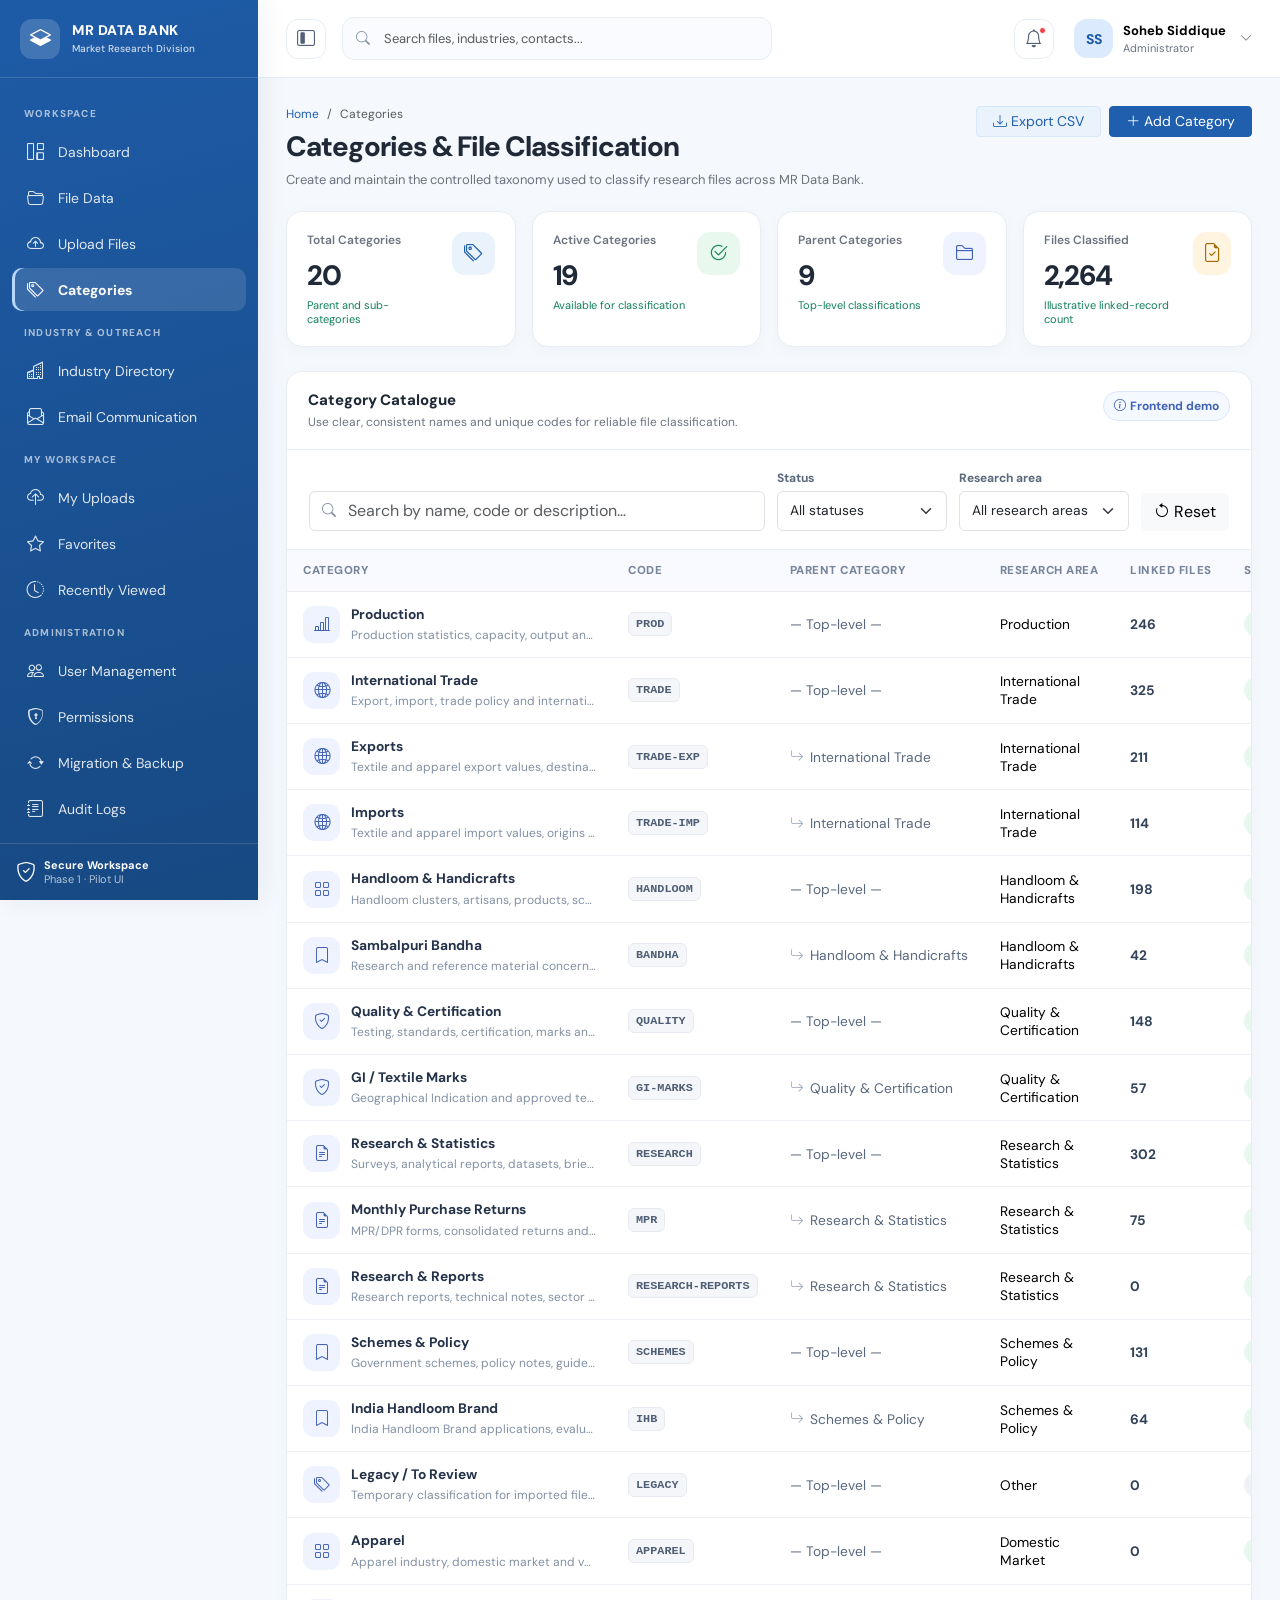
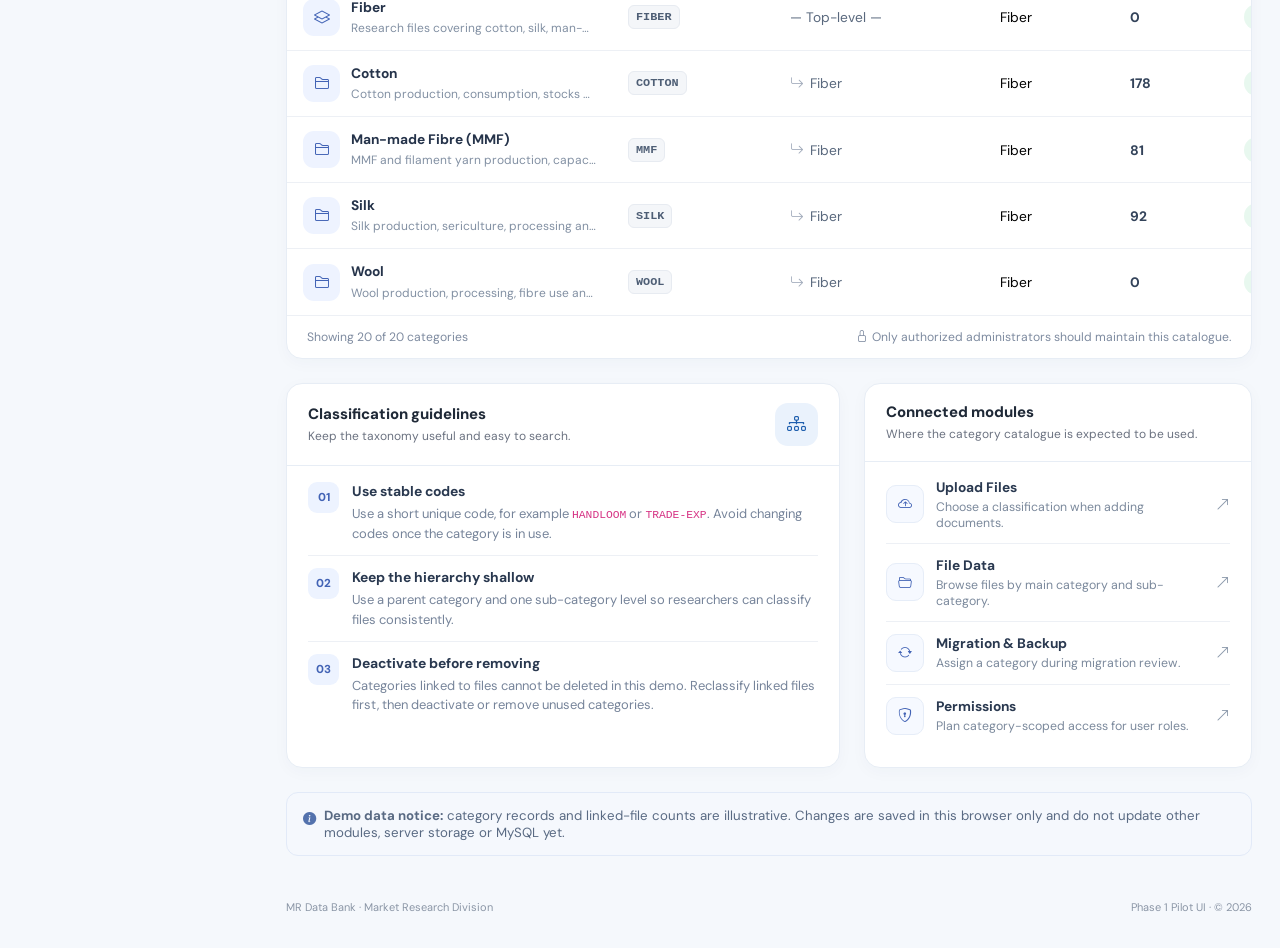
<file: categories-management.html>
<!doctype html><html lang="en"><head><meta charset="utf-8"><meta name="viewport" content="width=device-width, initial-scale=1"><meta name="description" content="MR Data Bank Phase 1 common layout demo"><title>Categories &amp; File Classification | MR Data Bank</title>
<link rel="preconnect" href="https://fonts.googleapis.com"><link rel="preconnect" href="https://fonts.gstatic.com" crossorigin><link href="https://fonts.googleapis.com/css2?family=DM+Sans:wght@400;500;600;700;800&display=swap" rel="stylesheet"><link href="https://cdn.jsdelivr.net/npm/bootstrap@5.3.3/dist/css/bootstrap.min.css" rel="stylesheet"><link href="https://cdn.jsdelivr.net/npm/bootstrap-icons@1.11.3/font/bootstrap-icons.min.css" rel="stylesheet"><link href="assets/css/layout.css" rel="stylesheet"><link href="assets/css/categories.css" rel="stylesheet"></head>
<body data-page="categories"><div class="app-shell"><aside class="sidebar" aria-label="Main navigation"><div class="brand"><div class="brand-mark"><i class="bi bi-layers-half"></i></div><div class="brand-copy"><div class="brand-name">MR DATA BANK</div><span class="brand-sub">Market Research Division</span></div></div><div class="sidebar-scroll" id="desktopSidebarContent"><div class="nav-caption">WORKSPACE</div>
<a class="sidebar-link" href="index.html" data-page="dashboard" title="Dashboard"><i class="bi bi-grid-1x2"></i><span>Dashboard</span></a>
<a class="sidebar-link" href="data-bank.html" data-page="files" title="File Data"><i class="bi bi-folder2-open"></i><span>File Data</span></a>
<a class="sidebar-link" href="upload-files.html" data-page="upload" title="Upload Files"><i class="bi bi-cloud-arrow-up"></i><span>Upload Files</span></a>
<a class="sidebar-link" href="categories-management.html" data-page="categories" title="Categories"><i class="bi bi-tags"></i><span>Categories</span></a>
<div class="nav-caption">INDUSTRY & OUTREACH</div>
<a class="sidebar-link" href="industry-directory.html" data-page="industry" title="Industry Directory"><i class="bi bi-buildings"></i><span>Industry Directory</span></a>
<a class="sidebar-link" href="email-communication.html" data-page="email" title="Email Communication"><i class="bi bi-envelope-paper"></i><span>Email Communication</span></a>
<div class="nav-caption">MY WORKSPACE</div>
<a class="sidebar-link" href="#" data-page="my-uploads" title="My Uploads"><i class="bi bi-cloud-upload"></i><span>My Uploads</span></a>
<a class="sidebar-link" href="#" data-page="favorites" title="Favorites"><i class="bi bi-star"></i><span>Favorites</span></a>
<a class="sidebar-link" href="#" data-page="recent" title="Recently Viewed"><i class="bi bi-clock-history"></i><span>Recently Viewed</span></a>
<div class="nav-caption">ADMINISTRATION</div>
<a class="sidebar-link" href="user-management.html" data-page="users" title="User Management"><i class="bi bi-people"></i><span>User Management</span></a>
<a class="sidebar-link" href="user-management.html#permissions" data-page="permissions" title="Permissions"><i class="bi bi-shield-lock"></i><span>Permissions</span></a>
<a class="sidebar-link" href="migration-backup.html" data-page="migration" title="Migration &amp; Backup"><i class="bi bi-arrow-repeat"></i><span>Migration &amp; Backup</span></a>
<a class="sidebar-link" href="audit-logs.html" data-page="audit" title="Audit Logs"><i class="bi bi-journal-text"></i><span>Audit Logs</span></a></div><div class="sidebar-footer"><div class="d-flex align-items-center gap-2 justify-content-center justify-content-lg-start"><i class="bi bi-shield-check fs-5"></i><div class="sidebar-footer-copy"><div class="fw-bold small text-white">Secure Workspace</div><div class="small">Phase 1 · Pilot UI</div></div></div></div></aside><div class="main-area"><header class="topbar">
<button class="icon-btn mobile-menu-button" id="mobileMenuToggle" type="button" aria-label="Open navigation" data-bs-toggle="offcanvas" data-bs-target="#mobileSidebar"><i class="bi bi-list"></i></button><button class="icon-btn d-none d-lg-inline-grid" id="sidebarToggle" type="button" aria-label="Collapse or expand sidebar" title="Collapse sidebar"><i class="bi bi-layout-sidebar-inset"></i></button>
<div class="global-search"><i class="bi bi-search"></i><input class="form-control" id="globalSearch" type="search" placeholder="Search files, industries, contacts..." aria-label="Search this page"></div><div class="topbar-spacer"></div>
<div class="notification-wrap"><button class="icon-btn" type="button" data-demo-action="Notifications panel is a frontend demo." aria-label="Notifications"><i class="bi bi-bell"></i></button><span class="notification-dot"></span></div>
<div class="dropdown"><button class="profile-button" type="button" data-bs-toggle="dropdown" aria-expanded="false"><div class="avatar">SS</div><div class="profile-copy"><div class="profile-name">Soheb Siddique</div><div class="profile-role">Administrator</div></div><i class="bi bi-chevron-down profile-chevron small text-secondary ms-1"></i></button>
<ul class="dropdown-menu dropdown-menu-end shadow-sm border-0 mt-2"><li><h6 class="dropdown-header">Soheb Siddique</h6></li><li><a class="dropdown-item" href="#" data-demo-action="Profile settings are not connected to a backend yet."><i class="bi bi-person me-2"></i>My Profile</a></li><li><a class="dropdown-item" href="#" data-demo-action="Settings will be available after backend integration."><i class="bi bi-gear me-2"></i>Settings</a></li><li><hr class="dropdown-divider"></li><li><a class="dropdown-item text-danger" href="MR_Data_Bank_Login_UI/admin-login.html"><i class="bi bi-box-arrow-right me-2"></i>Logout (demo)</a></li></ul></div></header>
<main class="page-content">
<div class="page-heading">
  <div>
    <nav aria-label="breadcrumb"><ol class="breadcrumb">
      <li class="breadcrumb-item"><a href="index.html">Home</a></li>
      <li class="breadcrumb-item active" aria-current="page">Categories</li>
    </ol></nav>
    <h1 class="page-title">Categories &amp; File Classification</h1>
    <div class="page-subtitle">Create and maintain the controlled taxonomy used to classify research files across MR Data Bank.</div>
  </div>
  <div class="heading-actions d-flex flex-wrap gap-2">
    <button class="btn btn-soft btn-sm px-3" id="exportCategoriesBtn" type="button"><i class="bi bi-download me-1"></i>Export CSV</button>
    <button class="btn btn-primary btn-sm px-3" id="addCategoryBtn" type="button"><i class="bi bi-plus-lg me-1"></i>Add Category</button>
  </div>
</div>

<div class="row g-3 mb-4" id="categoryMetrics">
  <div class="col-6 col-xl-3"><div class="card-panel stat-card"><div class="stat-top"><div><div class="stat-label">Total Categories</div><div class="stat-value" id="metricTotal">—</div><div class="stat-note">Parent and sub-categories</div></div><div class="stat-icon"><i class="bi bi-tags"></i></div></div></div></div>
  <div class="col-6 col-xl-3"><div class="card-panel stat-card"><div class="stat-top"><div><div class="stat-label">Active Categories</div><div class="stat-value" id="metricActive">—</div><div class="stat-note">Available for classification</div></div><div class="stat-icon" style="background:#e8f8ef;color:#198754"><i class="bi bi-check2-circle"></i></div></div></div></div>
  <div class="col-6 col-xl-3"><div class="card-panel stat-card"><div class="stat-top"><div><div class="stat-label">Parent Categories</div><div class="stat-value" id="metricParents">—</div><div class="stat-note">Top-level classifications</div></div><div class="stat-icon" style="background:#eef3ff;color:#4263b5"><i class="bi bi-folder2"></i></div></div></div></div>
  <div class="col-6 col-xl-3"><div class="card-panel stat-card"><div class="stat-top"><div><div class="stat-label">Files Classified</div><div class="stat-value" id="metricUsage">—</div><div class="stat-note">Illustrative linked-record count</div></div><div class="stat-icon" style="background:#fff4df;color:#a66b00"><i class="bi bi-file-earmark-check"></i></div></div></div></div>
</div>

<div class="alert category-pending-alert d-none mb-4" id="pendingCategoriesNotice" role="status">
  <div class="d-flex align-items-start gap-3">
    <span class="category-pending-icon"><i class="bi bi-clock-history"></i></span>
    <div class="flex-grow-1"><strong id="pendingCategoriesHeading">Pending category requests</strong><div class="small mt-1" id="pendingCategoriesDescription">Review new sub-category requests submitted by users.</div></div>
    <button type="button" class="btn btn-sm btn-outline-primary" id="reviewPendingCategoriesBtn">Review requests</button>
  </div>
</div>

<section class="card-panel mb-4">
  <div class="panel-header category-toolbar-header">
    <div><h2 class="panel-title">Category Catalogue</h2><div class="panel-subtitle">Use clear, consistent names and unique codes for reliable file classification.</div></div>
    <span class="category-demo-tag"><i class="bi bi-info-circle me-1"></i>Frontend demo</span>
  </div>
  <div class="category-filters">
    <div class="category-search"><i class="bi bi-search"></i><input class="form-control" type="search" id="categorySearch" placeholder="Search by name, code or description…" aria-label="Search categories"></div>
    <div class="category-filter-select"><label class="form-label" for="categoryStatusFilter">Status</label><select class="form-select" id="categoryStatusFilter"><option value="all">All statuses</option><option value="pending">Pending approval</option><option value="active">Active</option><option value="inactive">Inactive</option><option value="rejected">Rejected</option></select></div>
    <div class="category-filter-select"><label class="form-label" for="categorySectorFilter">Research area</label><select class="form-select" id="categorySectorFilter"><option value="all">All research areas</option></select></div>
    <button class="btn btn-light align-self-end" type="button" id="resetCategoryFilters" title="Reset filters"><i class="bi bi-arrow-counterclockwise me-1"></i>Reset</button>
  </div>
  <div class="table-responsive">
    <table class="table category-table align-middle mb-0">
      <thead><tr><th>Category</th><th>Code</th><th>Parent category</th><th>Research area</th><th>Linked files</th><th>Status</th><th class="text-end">Actions</th></tr></thead>
      <tbody id="categoriesTableBody">
        <tr><td colspan="7" class="text-center py-5 text-secondary">Loading categories…</td></tr>
      </tbody>
    </table>
  </div>
  <div class="category-table-footer"><span id="categoryResultCount">Showing categories</span><span><i class="bi bi-lock me-1"></i>Only authorized administrators should maintain this catalogue.</span></div>
</section>

<section class="row g-4 mb-4">
  <div class="col-lg-7"><div class="card-panel h-100"><div class="panel-header"><div><h2 class="panel-title">Classification guidelines</h2><div class="panel-subtitle">Keep the taxonomy useful and easy to search.</div></div><div class="stat-icon"><i class="bi bi-diagram-3"></i></div></div>
    <div class="panel-body category-guidelines">
      <div class="guideline-item"><span class="guideline-number">01</span><div><strong>Use stable codes</strong><p>Use a short unique code, for example <code>HANDLOOM</code> or <code>TRADE-EXP</code>. Avoid changing codes once the category is in use.</p></div></div>
      <div class="guideline-item"><span class="guideline-number">02</span><div><strong>Keep the hierarchy shallow</strong><p>Use a parent category and one sub-category level so researchers can classify files consistently.</p></div></div>
      <div class="guideline-item"><span class="guideline-number">03</span><div><strong>Deactivate before removing</strong><p>Categories linked to files cannot be deleted in this demo. Reclassify linked files first, then deactivate or remove unused categories.</p></div></div>
    </div>
  </div></div>
  <div class="col-lg-5"><div class="card-panel h-100"><div class="panel-header"><div><h2 class="panel-title">Connected modules</h2><div class="panel-subtitle">Where the category catalogue is expected to be used.</div></div></div>
    <div class="panel-body connected-modules">
      <a href="upload-files.html"><span class="module-icon"><i class="bi bi-cloud-arrow-up"></i></span><span><strong>Upload Files</strong><small>Choose a classification when adding documents.</small></span><i class="bi bi-arrow-up-right ms-auto"></i></a>
      <a href="data-bank.html"><span class="module-icon"><i class="bi bi-folder2-open"></i></span><span><strong>File Data</strong><small>Browse files by main category and sub-category.</small></span><i class="bi bi-arrow-up-right ms-auto"></i></a>
      <a href="migration-backup.html"><span class="module-icon"><i class="bi bi-arrow-repeat"></i></span><span><strong>Migration &amp; Backup</strong><small>Assign a category during migration review.</small></span><i class="bi bi-arrow-up-right ms-auto"></i></a>
      <a href="user-management.html#permissions"><span class="module-icon"><i class="bi bi-shield-lock"></i></span><span><strong>Permissions</strong><small>Plan category-scoped access for user roles.</small></span><i class="bi bi-arrow-up-right ms-auto"></i></a>
    </div>
  </div></div>
</section>

<div class="alert category-info-note d-flex gap-2 align-items-start mb-4" role="note"><i class="bi bi-info-circle-fill mt-1"></i><div><strong>Demo data notice:</strong> category records and linked-file counts are illustrative. Changes are saved in this browser only and do not update other modules, server storage or MySQL yet.</div></div>

<div class="modal fade" id="categoryModal" tabindex="-1" aria-labelledby="categoryModalTitle" aria-hidden="true">
  <div class="modal-dialog modal-lg modal-dialog-centered modal-dialog-scrollable"><div class="modal-content category-modal">
    <form id="categoryForm" novalidate>
      <div class="modal-header"><div><h2 class="modal-title fs-5" id="categoryModalTitle">Add category</h2><p class="text-secondary small mb-0 mt-1">Define a name, code and classification area.</p></div><button type="button" class="btn-close" data-bs-dismiss="modal" aria-label="Close"></button></div>
      <div class="modal-body">
        <input type="hidden" id="categoryId">
        <div class="row g-3">
          <div class="col-md-7"><label for="categoryName" class="form-label">Category name <span class="text-danger">*</span></label><input class="form-control" id="categoryName" maxlength="80" required placeholder="e.g. Textile Exports"><div class="invalid-feedback">Enter a category name.</div></div>
          <div class="col-md-5"><label for="categoryCode" class="form-label">Unique code <span class="text-danger">*</span></label><input class="form-control text-uppercase" id="categoryCode" maxlength="24" pattern="[A-Za-z0-9]+([_-][A-Za-z0-9]+)*" required placeholder="e.g. TRADE-EXP"><div class="form-text">Letters, numbers, hyphens and underscores.</div><div class="invalid-feedback">Enter a valid unique code.</div></div>
          <div class="col-md-6"><label for="categoryParent" class="form-label">Parent category</label><select class="form-select" id="categoryParent"><option value="">None — top-level category</option></select><div class="form-text">Sub-categories may have one parent.</div></div>
          <div class="col-md-6"><label for="categorySector" class="form-label">Research area <span class="text-danger">*</span></label><select class="form-select" id="categorySector" required></select><div class="invalid-feedback">Choose a research area.</div></div>
          <div class="col-md-6"><label for="categoryIcon" class="form-label">Display icon</label><select class="form-select" id="categoryIcon"><option value="folder2">Folder</option><option value="bar-chart-line">Statistics</option><option value="globe2">Trade / Global</option><option value="grid">Cluster / Directory</option><option value="bookmark">Scheme / Reference</option><option value="shield-check">Quality / Certification</option><option value="file-earmark-text">Research / Report</option><option value="tags">General classification</option></select></div>
          <div class="col-md-6"><label for="categoryStatus" class="form-label">Status</label><select class="form-select" id="categoryStatus"><option value="active">Active</option><option value="pending">Pending approval</option><option value="inactive">Inactive</option><option value="rejected">Rejected</option></select></div>
          <div class="col-12"><label for="categoryDescription" class="form-label">Description <span class="text-danger">*</span></label><textarea class="form-control" id="categoryDescription" rows="3" maxlength="300" required placeholder="Describe which documents should be assigned to this category."></textarea><div class="d-flex justify-content-between form-text"><span>Keep guidance short and specific.</span><span id="descriptionCounter">0 / 300</span></div><div class="invalid-feedback">Add a short description.</div></div>
        </div>
        <div class="alert alert-warning py-2 small mt-3 mb-0 d-none" id="categoryUsageWarning"><i class="bi bi-exclamation-triangle me-1"></i>This category has linked records. Changing its classification may require a review.</div>
      </div>
      <div class="modal-footer"><button type="button" class="btn btn-light" data-bs-dismiss="modal">Cancel</button><button type="submit" class="btn btn-primary" id="saveCategoryBtn"><i class="bi bi-check2 me-1"></i>Save category</button></div>
    </form>
  </div></div>
</div>
<div class="footer-note d-flex flex-wrap justify-content-between gap-2"><span>MR Data Bank · Market Research Division</span><span>Phase 1 Pilot UI · © <span id="currentYear"></span></span></div></main></div></div>
<div class="offcanvas offcanvas-start" tabindex="-1" id="mobileSidebar" aria-labelledby="mobileSidebarLabel"><div class="offcanvas-header border-bottom border-light border-opacity-10"><div class="fw-bold" id="mobileSidebarLabel"><i class="bi bi-layers-half me-2"></i>MR DATA BANK</div><button type="button" class="btn-close" data-bs-dismiss="offcanvas" aria-label="Close"></button></div><div class="offcanvas-body p-0"><div class="sidebar h-100"><div class="sidebar-scroll" id="mobileSidebarContent"></div></div></div></div>
<div class="toast-container position-fixed bottom-0 end-0 p-3"><div id="demoToast" class="toast align-items-center text-bg-dark border-0" role="status" aria-live="polite" aria-atomic="true"><div class="d-flex"><div class="toast-body" id="demoToastBody">Demo action</div><button type="button" class="btn-close btn-close-white me-2 m-auto" data-bs-dismiss="toast" aria-label="Close"></button></div></div></div><div class="empty-search" id="emptySearch">No matching records found on this page.</div>
<script src="https://cdn.jsdelivr.net/npm/bootstrap@5.3.3/dist/js/bootstrap.bundle.min.js"></script><script src="assets/js/layout.js"></script><script src="assets/js/category-catalogue.js"></script><script src="assets/js/categories-management.js"></script></body></html>
</file>
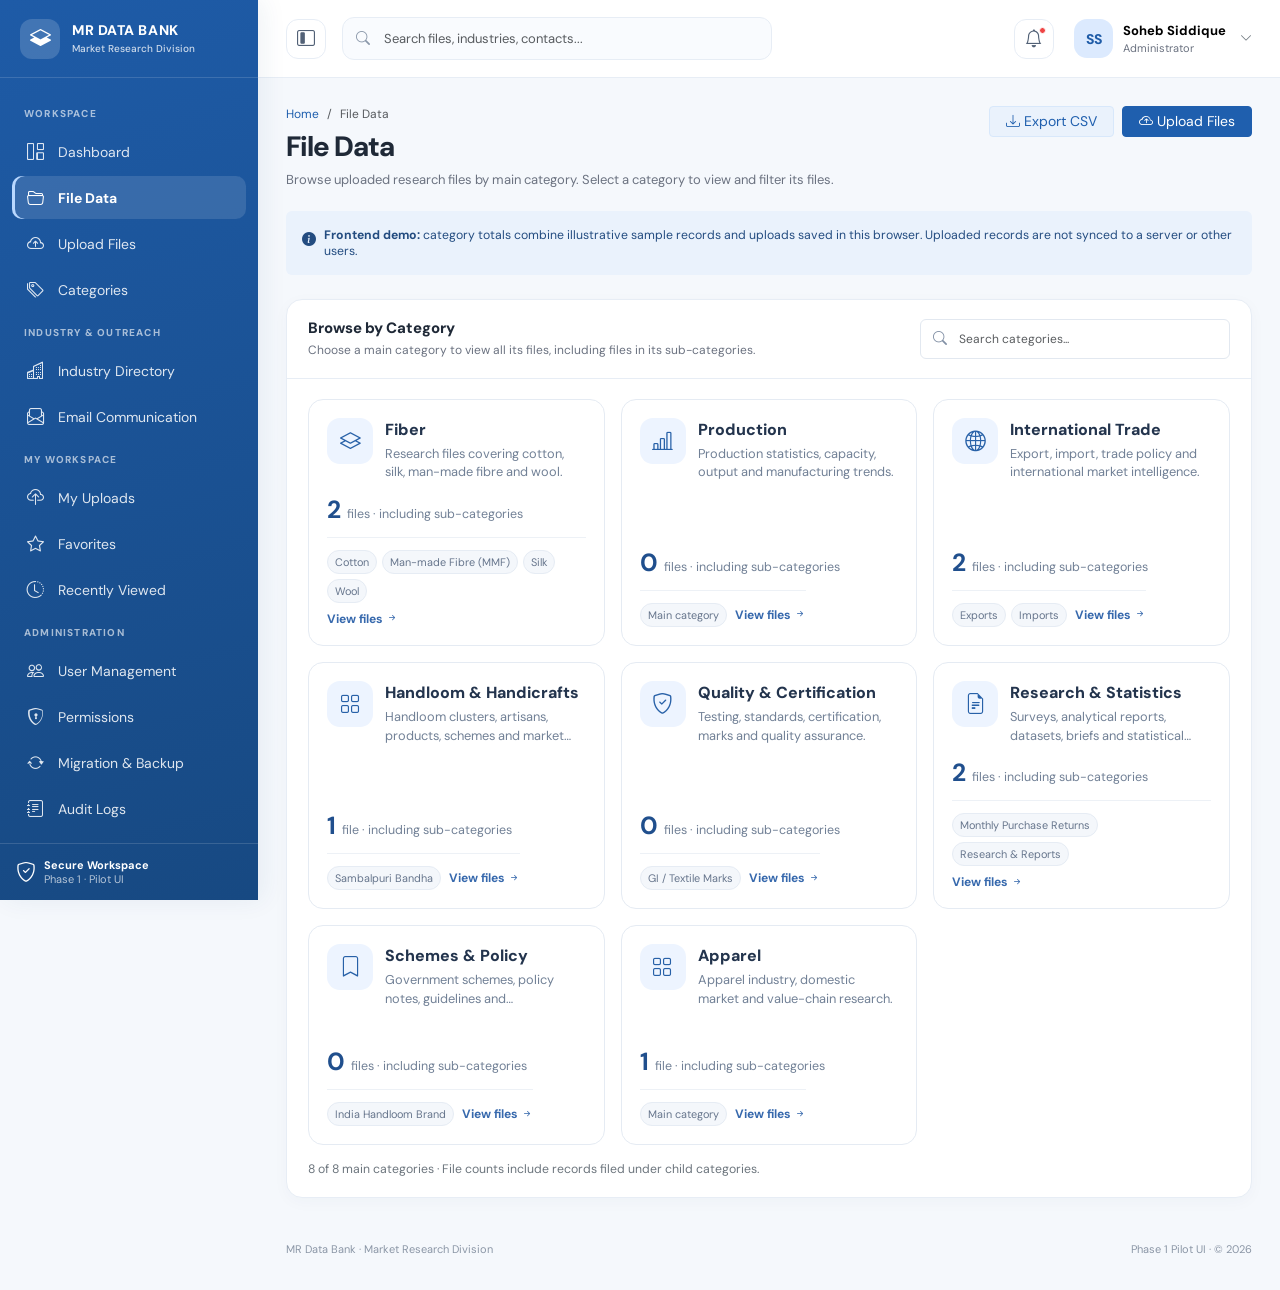
<file: data-bank.html>
<!doctype html>
<html lang="en">
<head>
  <meta charset="utf-8">
  <meta name="viewport" content="width=device-width, initial-scale=1">
  <meta name="description" content="MR Data Bank file discovery and management demo">
  <title>File Data | MR Data Bank</title>
  <link rel="preconnect" href="https://fonts.googleapis.com">
  <link rel="preconnect" href="https://fonts.gstatic.com" crossorigin>
  <link href="https://fonts.googleapis.com/css2?family=DM+Sans:wght@400;500;600;700;800&display=swap" rel="stylesheet">
  <link href="https://cdn.jsdelivr.net/npm/bootstrap@5.3.3/dist/css/bootstrap.min.css" rel="stylesheet">
  <link href="https://cdn.jsdelivr.net/npm/bootstrap-icons@1.11.3/font/bootstrap-icons.min.css" rel="stylesheet">
  <link href="assets/css/layout.css" rel="stylesheet"><link href="assets/css/file-data.css" rel="stylesheet">
  <style>
    .filter-label{font-size:10px;color:#6b7788;text-transform:uppercase;letter-spacing:.06em;font-weight:800;margin-bottom:6px}
    .form-control,.form-select,.input-group-text{font-size:12px;border-color:#e2e8f0}
    .form-control:focus,.form-select:focus{border-color:#9fc3f1;box-shadow:0 0 0 .2rem rgba(31,95,174,.09)}
    .table thead th{vertical-align:middle}
    .sort-button{border:0;background:transparent;padding:0;color:inherit;font:inherit;text-transform:inherit;letter-spacing:inherit;white-space:nowrap}
    .sort-button:hover{color:#1f5fae}
    .sort-indicator{font-size:10px;margin-left:4px;color:#1f5fae}
    .record-check{width:15px;height:15px;cursor:pointer}
    .file-record{min-width:205px}
    .action-buttons{display:flex;gap:4px;white-space:nowrap}
    .action-btn{width:31px;height:31px;display:inline-grid;place-items:center;border:1px solid #e5ebf2;background:#fff;color:#607086;border-radius:8px}
    .action-btn:hover{color:#1f5fae;background:#edf5ff;border-color:#cce0fb}
    .action-btn.danger:hover{color:#b42318;background:#fff0ed;border-color:#fad5ce}
    .file-detail-icon{height:60px;width:54px;border-radius:12px;display:grid;place-items:center;background:#fff0ed;color:#d95d46;font-weight:800;font-size:13px;flex:0 0 auto}
    .detail-label{color:#7b8796;font-size:10px;text-transform:uppercase;letter-spacing:.06em;font-weight:800;margin-bottom:4px}
    .detail-value{font-size:12px;font-weight:700;overflow-wrap:anywhere}
    .detail-cell{padding:12px;border:1px solid #edf1f6;border-radius:11px;height:100%;background:#fff}
    .preview-placeholder{border:1px dashed #d3dfed;background:#f8fbff;border-radius:13px;min-height:145px;display:flex;align-items:center;justify-content:center;text-align:center;padding:20px;color:#6b7788}
    .preview-placeholder i{font-size:28px;color:#1f5fae;display:block;margin-bottom:9px}
    .version-item{display:flex;gap:12px;align-items:flex-start;padding:15px 0;border-bottom:1px solid #edf1f6}
    .version-item:last-child{border-bottom:0}
    .version-dot{width:30px;height:30px;border-radius:10px;display:grid;place-items:center;background:#eaf2fc;color:#1f5fae;flex:0 0 auto}
    .version-tag{font-size:10px;background:#e8f8ef;color:#18804b;border-radius:20px;padding:4px 7px;font-weight:700}
    .table-empty{padding:45px 20px;text-align:center;color:#7b8796}
    .table-empty i{font-size:30px;color:#aab8c9}
    .record-count{font-size:11px;color:#718096}
    .bulk-bar{display:none;background:#eef5ff;border:1px solid #dceafa;border-radius:12px;padding:10px 13px;align-items:center;justify-content:space-between;gap:10px;margin-bottom:12px}
    .bulk-bar.visible{display:flex}
    .table-responsive{border-radius:0 0 16px 16px}
    @media(max-width:767.98px){.page-content{padding:18px 12px}.panel-header{align-items:flex-start;flex-direction:column}.panel-header .header-actions{width:100%;display:flex}.panel-header .header-actions .btn{flex:1}.filter-grid .col{min-width:145px}.file-record{min-width:190px}}
  </style>
</head>
<body data-page="files">
<div class="app-shell">
  <aside class="sidebar" aria-label="Main navigation">
    <div class="brand"><div class="brand-mark"><i class="bi bi-layers-half"></i></div><div class="brand-copy"><div class="brand-name">MR DATA BANK</div><span class="brand-sub">Market Research Division</span></div></div>
    <div class="sidebar-scroll" id="desktopSidebarContent">
      <div class="nav-caption">WORKSPACE</div>
      <a class="sidebar-link" href="index.html" data-page="dashboard" title="Dashboard"><i class="bi bi-grid-1x2"></i><span>Dashboard</span></a>
      <a class="sidebar-link" href="data-bank.html" data-page="files" title="File Data"><i class="bi bi-folder2-open"></i><span>File Data</span></a>
      <a class="sidebar-link" href="upload-files.html" data-page="upload" title="Upload Files"><i class="bi bi-cloud-arrow-up"></i><span>Upload Files</span></a>
      <a class="sidebar-link" href="categories-management.html" data-page="categories" title="Categories"><i class="bi bi-tags"></i><span>Categories</span></a>
      <div class="nav-caption">INDUSTRY &amp; OUTREACH</div>
      <a class="sidebar-link" href="industry-directory.html" data-page="industry" title="Industry Directory"><i class="bi bi-buildings"></i><span>Industry Directory</span></a>
      <a class="sidebar-link" href="email-communication.html" data-page="email" title="Email Communication"><i class="bi bi-envelope-paper"></i><span>Email Communication</span></a>
      <div class="nav-caption">MY WORKSPACE</div>
      <a class="sidebar-link" href="#" data-page="my-uploads" title="My Uploads" data-demo-action="My Uploads will be connected to user accounts later."><i class="bi bi-cloud-upload"></i><span>My Uploads</span></a>
      <a class="sidebar-link" href="#" data-page="favorites" title="Favorites" data-demo-action="Favorites will be connected to saved records later."><i class="bi bi-star"></i><span>Favorites</span></a>
      <a class="sidebar-link" href="#" data-page="recent" title="Recently Viewed" data-demo-action="Recently Viewed will be connected to activity history later."><i class="bi bi-clock-history"></i><span>Recently Viewed</span></a>
      <div class="nav-caption">ADMINISTRATION</div>
      <a class="sidebar-link" href="user-management.html" data-page="users" title="User Management"><i class="bi bi-people"></i><span>User Management</span></a>
      <a class="sidebar-link" href="user-management.html#permissions" data-page="permissions" title="Permissions"><i class="bi bi-shield-lock"></i><span>Permissions</span></a>
      <a class="sidebar-link" href="migration-backup.html" data-page="migration" title="Migration &amp; Backup"><i class="bi bi-arrow-repeat"></i><span>Migration &amp; Backup</span></a>
      <a class="sidebar-link" href="audit-logs.html" data-page="audit" title="Audit Logs"><i class="bi bi-journal-text"></i><span>Audit Logs</span></a>
    </div>
    <div class="sidebar-footer"><div class="d-flex align-items-center gap-2 justify-content-center justify-content-lg-start"><i class="bi bi-shield-check fs-5"></i><div class="sidebar-footer-copy"><div class="fw-bold small text-white">Secure Workspace</div><div class="small">Phase 1 · Pilot UI</div></div></div></div>
  </aside>

  <div class="main-area">
    <header class="topbar">
      <button class="icon-btn mobile-menu-button" id="mobileMenuToggle" type="button" aria-label="Open navigation" data-bs-toggle="offcanvas" data-bs-target="#mobileSidebar"><i class="bi bi-list"></i></button>
      <button class="icon-btn d-none d-lg-inline-grid" id="sidebarToggle" type="button" aria-label="Collapse or expand sidebar" title="Collapse sidebar"><i class="bi bi-layout-sidebar-inset"></i></button>
      <div class="global-search"><i class="bi bi-search"></i><input class="form-control" id="globalSearch" type="search" placeholder="Search files, industries, contacts..." aria-label="Global search"></div>
      <div class="topbar-spacer"></div>
      <div class="notification-wrap"><button class="icon-btn" type="button" data-demo-action="Notifications panel is a frontend demo." aria-label="Notifications"><i class="bi bi-bell"></i></button><span class="notification-dot"></span></div>
      <div class="dropdown"><button class="profile-button" type="button" data-bs-toggle="dropdown" aria-expanded="false"><div class="avatar">SS</div><div class="profile-copy"><div class="profile-name">Soheb Siddique</div><div class="profile-role">Administrator</div></div><i class="bi bi-chevron-down profile-chevron small text-secondary ms-1"></i></button>
        <ul class="dropdown-menu dropdown-menu-end shadow-sm border-0 mt-2"><li><h6 class="dropdown-header">Soheb Siddique</h6></li><li><a class="dropdown-item" href="#" data-demo-action="Profile settings are not connected to a backend yet."><i class="bi bi-person me-2"></i>My Profile</a></li><li><a class="dropdown-item" href="#" data-demo-action="Settings will be available after backend integration."><i class="bi bi-gear me-2"></i>Settings</a></li><li><hr class="dropdown-divider"></li><li><a class="dropdown-item text-danger" href="MR_Data_Bank_Login_UI/admin-login.html"><i class="bi bi-box-arrow-right me-2"></i>Logout (demo)</a></li></ul>
      </div>
    </header>

    <main class="page-content">
      <div class="page-heading">
        <div><nav aria-label="breadcrumb"><ol class="breadcrumb"><li class="breadcrumb-item"><a href="index.html">Home</a></li><li class="breadcrumb-item active" aria-current="page">File Data</li></ol></nav>
          <h1 class="page-title" id="pageTitle">File Data</h1><div class="page-subtitle" id="pageSubtitle">Browse uploaded research files by main category. Select a category to view and filter its files.</div>
        </div>
        <div class="heading-actions d-flex gap-2"><button id="exportCsvButton" class="btn btn-soft btn-sm px-3"><i class="bi bi-download me-1"></i>Export CSV</button><a class="btn btn-primary btn-sm px-3" href="upload-files.html"><i class="bi bi-cloud-arrow-up me-1"></i>Upload Files</a></div>
      </div>
      <div class="alert alert-primary border-0 d-flex gap-2 align-items-start py-3 mb-4" role="note" style="background:#eaf2fc;color:#234c80"><i class="bi bi-info-circle-fill mt-1"></i><div class="small"><strong>Frontend demo:</strong> category totals combine illustrative sample records and uploads saved in this browser. Uploaded records are not synced to a server or other users.</div></div>


      <section id="fileCategoryOverview" class="card-panel mb-4">
        <div class="panel-header flex-wrap">
          <div><h2 class="panel-title">Browse by Category</h2><div class="panel-subtitle">Choose a main category to view all its files, including files in its sub-categories.</div></div>
          <div class="category-overview-search"><i class="bi bi-search"></i><input id="categoryCardSearch" class="form-control" type="search" placeholder="Search categories..." aria-label="Search categories"></div>
        </div>
        <div class="panel-body">
          <div class="row g-3" id="categoryCardsGrid"></div>
          <div id="categoryOverviewEmpty" class="category-overview-empty d-none"><i class="bi bi-search"></i><strong>No categories match your search</strong><span>Try another category name or sub-category.</span></div>
          <div class="text-secondary small mt-3" id="categoryOverviewSummary">Select a category to browse its files.</div>
        </div>
      </section>

      <section class="card-panel mb-4 d-none" id="fileRecordsSection">
        <div class="panel-header flex-wrap">
          <div><div class="file-detail-breadcrumb"><span>File Data</span><i class="bi bi-chevron-right"></i><strong id="selectedCategoryBreadcrumb">Fiber</strong></div><h2 class="panel-title" id="selectedCategoryHeading">Fiber Files</h2><div class="panel-subtitle" id="selectedCategoryDescription">All files in this category and its sub-categories.</div></div>
          <div class="header-actions d-flex flex-wrap gap-2"><button class="btn btn-light border btn-sm" id="backToCategoriesButton"><i class="bi bi-arrow-left me-1"></i>Back to categories</button><label class="btn btn-light border btn-sm d-flex align-items-center gap-2 mb-0"><input class="form-check-input m-0" type="checkbox" id="showArchived"> Show archived</label><button class="btn btn-light border btn-sm" id="resetFiltersButton"><i class="bi bi-arrow-counterclockwise me-1"></i>Reset filters</button></div>
        </div>

        <div class="panel-body border-bottom">
          <div class="row g-3 filter-grid">
            <div class="col-12 col-md-4"><div class="filter-label">Search files</div><div class="input-group"><span class="input-group-text bg-white border-end-0"><i class="bi bi-search text-secondary"></i></span><input class="form-control border-start-0" id="fileTableSearch" type="search" placeholder="File name, ID, source, keyword..."></div></div>
            <div class="col-6 col-md-2"><div class="filter-label">Sub-category</div><select class="form-select" id="categoryFilter"><option value="">All files in selected category</option></select></div>
            <div class="col-6 col-md-2"><div class="filter-label">File type</div><select class="form-select" id="typeFilter"><option value="">All types</option><option>PDF</option><option>XLS</option><option>XLSX</option><option>CSV</option><option>DOC</option><option>DOCX</option><option>JPG</option><option>PNG</option></select></div>
            <div class="col-6 col-md-2"><div class="filter-label">Status</div><select class="form-select" id="statusFilter"><option value="">All statuses</option><option>Verified</option><option>Under review</option><option>Draft</option><option>Archived</option></select></div>
            <div class="col-6 col-md-2"><div class="filter-label">Sort order</div><select class="form-select" id="sortOrder"><option value="date-desc">Newest first</option><option value="date-asc">Oldest first</option><option value="name-asc">Name A–Z</option><option value="name-desc">Name Z–A</option><option value="size-desc">Largest first</option><option value="size-asc">Smallest first</option></select></div>
          </div>
        </div>

                <div class="panel-body border-bottom pt-0">
          <div class="row g-3 filter-grid">
            <div class="col-6 col-md-3"><div class="filter-label">Upload date from</div><input class="form-control" id="fromDateFilter" type="date" aria-label="Upload date from"></div>
            <div class="col-6 col-md-3"><div class="filter-label">Upload date to</div><input class="form-control" id="toDateFilter" type="date" aria-label="Upload date to"></div>
            <div class="col-12 col-md-6 d-flex align-items-end"><div class="small text-secondary"><i class="bi bi-funnel me-1"></i>Filters apply only within the selected main category and its sub-categories.</div></div>
          </div>
        </div>

<div class="panel-body pb-0">
          <div class="bulk-bar" id="bulkBar"><div class="small"><strong id="selectedCount">0</strong> record(s) selected</div><div class="d-flex gap-2"><button class="btn btn-soft btn-sm" id="bulkExportButton"><i class="bi bi-file-earmark-spreadsheet me-1"></i>Export selected</button><button class="btn btn-outline-danger btn-sm" id="bulkArchiveButton"><i class="bi bi-archive me-1"></i>Archive selected</button></div></div>
          <div class="record-count mb-2" id="recordCount" aria-live="polite">Showing sample records</div>
        </div>

        <div class="table-responsive">
          <table class="table" id="filesTable">
            <thead><tr>
              <th class="ps-4"><input class="form-check-input record-check" type="checkbox" id="selectAllRows" aria-label="Select all visible rows"></th>
              <th><button class="sort-button" data-sort="name">File <i class="bi bi-arrow-down-up sort-indicator"></i></button></th>
              <th><button class="sort-button" data-sort="fileId">File ID <i class="bi bi-arrow-down-up sort-indicator"></i></button></th>
              <th><button class="sort-button" data-sort="category">Category path <i class="bi bi-arrow-down-up sort-indicator"></i></button></th>
              <th>Type / Size</th>
              <th><button class="sort-button" data-sort="date">Updated <i class="bi bi-arrow-down-up sort-indicator"></i></button></th>
              <th>Uploaded by</th><th>Status</th><th class="pe-4">Actions</th>
            </tr></thead>
            <tbody id="filesTableBody"></tbody>
          </table>
          <div class="table-empty d-none" id="emptyTable"><i class="bi bi-search d-block mb-2"></i><strong class="d-block text-dark mb-1">No matching files</strong><span class="small">Try changing your search or filter criteria.</span></div>
        </div>
        <div class="panel-body border-top d-flex flex-wrap align-items-center justify-content-between gap-2"><span class="record-count">Sample rows are illustrative; uploads saved in this browser are also listed here.</span><button class="btn btn-light border btn-sm" id="clearSelectionButton">Clear selection</button></div>
      </section>

      <div class="footer-note d-flex flex-wrap justify-content-between gap-2"><span>MR Data Bank · Market Research Division</span><span>Phase 1 Pilot UI · © <span id="currentYear"></span></span></div>
    </main>
  </div>
</div>

<div class="offcanvas offcanvas-start" tabindex="-1" id="mobileSidebar" aria-labelledby="mobileSidebarLabel"><div class="offcanvas-header border-bottom border-light border-opacity-10"><div class="fw-bold" id="mobileSidebarLabel"><i class="bi bi-layers-half me-2"></i>MR DATA BANK</div><button type="button" class="btn-close" data-bs-dismiss="offcanvas" aria-label="Close"></button></div><div class="offcanvas-body p-0"><div class="sidebar h-100"><div class="sidebar-scroll" id="mobileSidebarContent"></div></div></div></div>
<div class="toast-container position-fixed bottom-0 end-0 p-3"><div id="demoToast" class="toast align-items-center text-bg-dark border-0" role="status" aria-live="polite" aria-atomic="true"><div class="d-flex"><div class="toast-body" id="demoToastBody">Demo action</div><button type="button" class="btn-close btn-close-white me-2 m-auto" data-bs-dismiss="toast" aria-label="Close"></button></div></div></div>

<!-- File metadata preview modal -->
<div class="modal fade" id="filePreviewModal" tabindex="-1" aria-labelledby="filePreviewTitle" aria-hidden="true">
  <div class="modal-dialog modal-lg modal-dialog-centered modal-dialog-scrollable"><div class="modal-content border-0 shadow">
    <div class="modal-header"><div><h2 class="modal-title fs-5 fw-bold" id="filePreviewTitle">File details</h2><div class="small text-secondary mt-1" id="filePreviewSubtitle">Metadata preview</div></div><button type="button" class="btn-close" data-bs-dismiss="modal" aria-label="Close"></button></div>
    <div class="modal-body" id="filePreviewBody"></div>
    <div class="modal-footer"><button class="btn btn-light border" data-bs-dismiss="modal">Close</button><button class="btn btn-primary" id="previewDownloadButton"><i class="bi bi-download me-1"></i>Download file</button></div>
  </div></div>
</div>

<!-- Version history modal -->
<div class="modal fade" id="versionHistoryModal" tabindex="-1" aria-labelledby="versionHistoryTitle" aria-hidden="true">
  <div class="modal-dialog modal-lg modal-dialog-centered modal-dialog-scrollable"><div class="modal-content border-0 shadow">
    <div class="modal-header"><div><h2 class="modal-title fs-5 fw-bold" id="versionHistoryTitle">Version history</h2><div class="small text-secondary mt-1" id="versionHistorySubtitle">File versions</div></div><button type="button" class="btn-close" data-bs-dismiss="modal" aria-label="Close"></button></div>
    <div class="modal-body"><div class="alert alert-warning small"><i class="bi bi-info-circle me-1"></i>Example version entries for UI demonstration only. The actual files are not available in this frontend.</div><div id="versionHistoryBody"></div></div>
    <div class="modal-footer"><button class="btn btn-light border" data-bs-dismiss="modal">Close</button></div>
  </div></div>
</div>

<!-- Archive confirmation modal -->
<div class="modal fade" id="archiveModal" tabindex="-1" aria-labelledby="archiveModalTitle" aria-hidden="true">
  <div class="modal-dialog modal-dialog-centered"><div class="modal-content border-0 shadow">
    <div class="modal-header"><h2 class="modal-title fs-5 fw-bold" id="archiveModalTitle">Archive record?</h2><button type="button" class="btn-close" data-bs-dismiss="modal" aria-label="Close"></button></div>
    <div class="modal-body"><p class="mb-2" id="archiveModalText">This will mark the sample record as archived in this browser session only.</p><div class="small text-secondary">No original file or permanent database record will be changed.</div></div>
    <div class="modal-footer"><button class="btn btn-light border" data-bs-dismiss="modal">Cancel</button><button class="btn btn-danger" id="confirmArchiveButton"><i class="bi bi-archive me-1"></i>Archive</button></div>
  </div></div>
</div>

<script src="https://cdn.jsdelivr.net/npm/bootstrap@5.3.3/dist/js/bootstrap.bundle.min.js"></script>
<script src="assets/js/layout.js"></script>
<script src="assets/js/category-catalogue.js"></script><script src="assets/js/file-repository.js"></script><script src="assets/js/data-bank.js"></script>
</body>
</html>
</file>
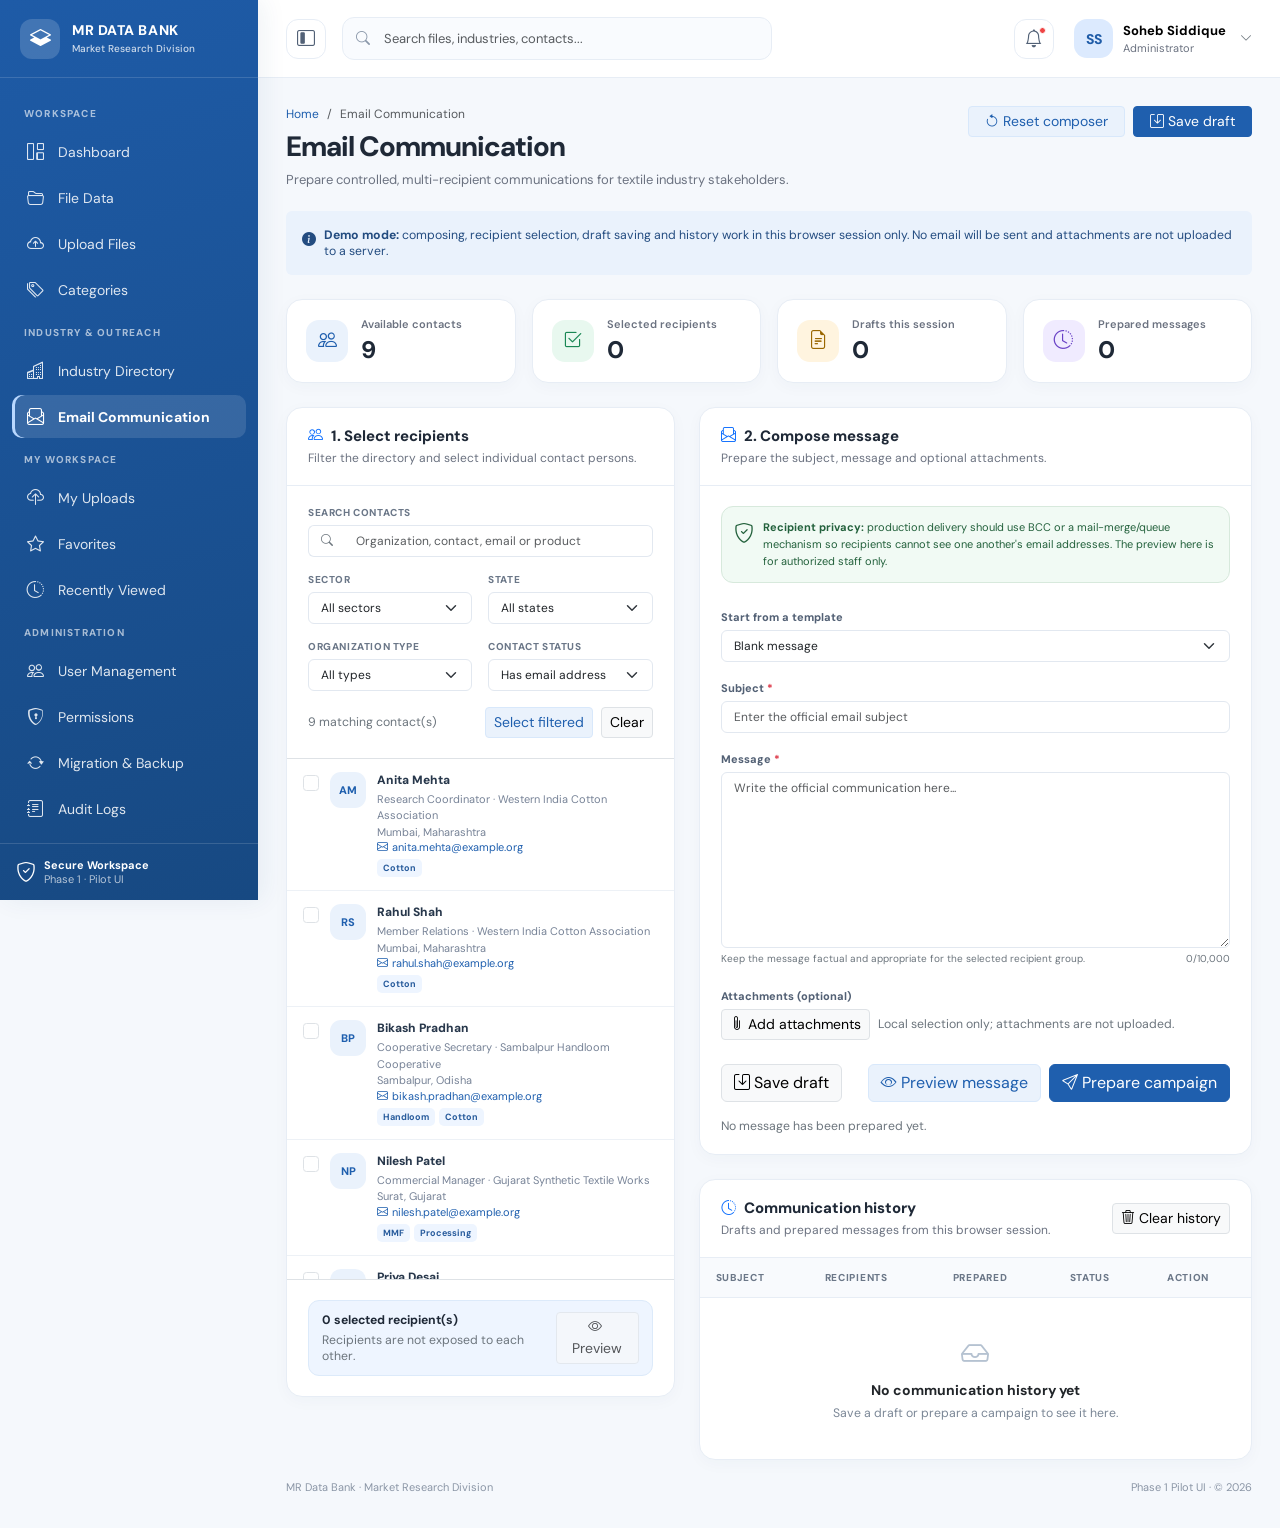
<file: email-communication.html>
<!doctype html>
<html lang="en">
<head>
<meta charset="utf-8">
<meta name="viewport" content="width=device-width, initial-scale=1">
<meta name="description" content="MR Data Bank Email Communication module demo">
<title>Email Communication | MR Data Bank</title>
<link rel="preconnect" href="https://fonts.googleapis.com">
<link rel="preconnect" href="https://fonts.gstatic.com" crossorigin>
<link href="https://fonts.googleapis.com/css2?family=DM+Sans:wght@400;500;600;700;800&display=swap" rel="stylesheet">
<link href="https://cdn.jsdelivr.net/npm/bootstrap@5.3.3/dist/css/bootstrap.min.css" rel="stylesheet">
<link href="https://cdn.jsdelivr.net/npm/bootstrap-icons@1.11.3/font/bootstrap-icons.min.css" rel="stylesheet">
<link href="assets/css/layout.css" rel="stylesheet">
<style>
.filter-label{font-size:10px;color:#6b7788;text-transform:uppercase;letter-spacing:.06em;font-weight:800;margin-bottom:6px}
.form-control,.form-select,.input-group-text{font-size:12px;border-color:#e2e8f0}
.form-control:focus,.form-select:focus{border-color:#9fc3f1;box-shadow:0 0 0 .2rem rgba(31,95,174,.09)}
.communication-stat{padding:17px 19px;height:100%;display:flex;align-items:center;gap:13px}
.communication-stat .stat-icon{width:42px;height:42px;flex:0 0 auto}
.communication-stat .stat-value{font-size:24px;margin-top:3px}
.communication-stat .stat-label{font-size:11px}
.recipient-row{display:flex;align-items:flex-start;gap:11px;padding:13px 16px;border-bottom:1px solid #edf1f6}
.recipient-row:last-child{border-bottom:0}
.recipient-row:hover{background:#fafcff}
.recipient-check{width:16px;height:16px;margin-top:3px;flex:0 0 auto}
.recipient-avatar{width:36px;height:36px;border-radius:11px;display:grid;place-items:center;background:#eaf2fc;color:#1f5fae;font-size:11px;font-weight:800;flex:0 0 auto}
.recipient-name{font-size:12px;font-weight:800;color:#27374b}
.recipient-meta{font-size:11px;color:#778397;margin-top:3px;line-height:1.5}
.recipient-email{font-size:11px;color:#1f5fae;overflow-wrap:anywhere}
.recipient-tags{display:flex;flex-wrap:wrap;gap:4px;margin-top:5px}
.recipient-tags span{background:#eef5ff;color:#275b9c;border-radius:5px;padding:3px 6px;font-size:9px;font-weight:700}
.recipient-list{max-height:520px;overflow:auto}
.recipient-list::-webkit-scrollbar{width:5px}.recipient-list::-webkit-scrollbar-thumb{background:#d6e0ed;border-radius:8px}
.selected-summary{display:flex;align-items:center;justify-content:space-between;gap:10px;background:#eef5ff;border:1px solid #dceafa;border-radius:11px;padding:11px 13px}
.composer-label{font-size:11px;font-weight:800;color:#536175;margin-bottom:6px}
.privacy-note{border:1px solid #d7e9dc;background:#f1faf4;color:#23613c;border-radius:12px;padding:12px;display:flex;gap:9px;font-size:11px;line-height:1.55}
.attachment-item{display:flex;align-items:center;justify-content:space-between;gap:12px;padding:9px 11px;border:1px solid #e7edf5;border-radius:9px;font-size:11px;margin-top:7px}
.template-chip{border:1px solid #dbe6f3;background:#f8fbff;color:#275b9c;border-radius:20px;padding:6px 10px;font-size:10px;font-weight:700;cursor:pointer}
.template-chip:hover{background:#eaf2fc}
.history-status{display:inline-flex;align-items:center;gap:5px;border-radius:20px;padding:5px 8px;font-size:10px;font-weight:700;white-space:nowrap}
.history-status:before{content:"";width:6px;height:6px;background:currentColor;border-radius:50%}
.history-draft{background:#edf1f6;color:#637083}.history-prepared{background:#eaf2fc;color:#1f5fae}.history-review{background:#fff5df;color:#9a6700}
.empty-state{padding:38px 18px;text-align:center;color:#7b8796}.empty-state i{font-size:28px;color:#b5c2d1}
@media(max-width:767.98px){.page-content{padding:18px 12px}.panel-header{align-items:flex-start;flex-direction:column}.recipient-list{max-height:400px}.communication-stat{padding:14px 12px;gap:9px}.communication-stat .stat-value{font-size:21px}}
</style>
</head>
<body data-page="email">
<div class="app-shell">
<aside class="sidebar" aria-label="Main navigation">
  <div class="brand"><div class="brand-mark"><i class="bi bi-layers-half"></i></div><div class="brand-copy"><div class="brand-name">MR DATA BANK</div><span class="brand-sub">Market Research Division</span></div></div>
  <div class="sidebar-scroll" id="desktopSidebarContent">
    <div class="nav-caption">WORKSPACE</div>
    <a class="sidebar-link" href="index.html" data-page="dashboard" title="Dashboard"><i class="bi bi-grid-1x2"></i><span>Dashboard</span></a>
    <a class="sidebar-link" href="data-bank.html" data-page="files" title="File Data"><i class="bi bi-folder2-open"></i><span>File Data</span></a>
    <a class="sidebar-link" href="upload-files.html" data-page="upload" title="Upload Files"><i class="bi bi-cloud-arrow-up"></i><span>Upload Files</span></a>
    <a class="sidebar-link" href="categories-management.html" data-page="categories" title="Categories"><i class="bi bi-tags"></i><span>Categories</span></a>
    <div class="nav-caption">INDUSTRY &amp; OUTREACH</div>
    <a class="sidebar-link" href="industry-directory.html" data-page="industry" title="Industry Directory"><i class="bi bi-buildings"></i><span>Industry Directory</span></a>
    <a class="sidebar-link" href="email-communication.html" data-page="email" title="Email Communication"><i class="bi bi-envelope-paper"></i><span>Email Communication</span></a>
    <div class="nav-caption">MY WORKSPACE</div>
    <a class="sidebar-link" href="#" data-page="my-uploads" title="My Uploads" data-demo-action="My Uploads will be connected to user accounts later."><i class="bi bi-cloud-upload"></i><span>My Uploads</span></a>
    <a class="sidebar-link" href="#" data-page="favorites" title="Favorites" data-demo-action="Favorites will be connected to saved records later."><i class="bi bi-star"></i><span>Favorites</span></a>
    <a class="sidebar-link" href="#" data-page="recent" title="Recently Viewed" data-demo-action="Recently Viewed will be connected to activity history later."><i class="bi bi-clock-history"></i><span>Recently Viewed</span></a>
    <div class="nav-caption">ADMINISTRATION</div>
    <a class="sidebar-link" href="user-management.html" data-page="users" title="User Management"><i class="bi bi-people"></i><span>User Management</span></a>
    <a class="sidebar-link" href="user-management.html#permissions" data-page="permissions" title="Permissions"><i class="bi bi-shield-lock"></i><span>Permissions</span></a>
    <a class="sidebar-link" href="migration-backup.html" data-page="migration" title="Migration &amp; Backup"><i class="bi bi-arrow-repeat"></i><span>Migration &amp; Backup</span></a>
    <a class="sidebar-link" href="audit-logs.html" data-page="audit" title="Audit Logs"><i class="bi bi-journal-text"></i><span>Audit Logs</span></a>
  </div>
  <div class="sidebar-footer"><div class="d-flex align-items-center gap-2 justify-content-center justify-content-lg-start"><i class="bi bi-shield-check fs-5"></i><div class="sidebar-footer-copy"><div class="fw-bold small text-white">Secure Workspace</div><div class="small">Phase 1 · Pilot UI</div></div></div></div>
</aside>

<div class="main-area">
<header class="topbar">
  <button class="icon-btn mobile-menu-button" id="mobileMenuToggle" type="button" aria-label="Open navigation" data-bs-toggle="offcanvas" data-bs-target="#mobileSidebar"><i class="bi bi-list"></i></button>
  <button class="icon-btn d-none d-lg-inline-grid" id="sidebarToggle" type="button" aria-label="Collapse or expand sidebar" title="Collapse sidebar"><i class="bi bi-layout-sidebar-inset"></i></button>
  <div class="global-search"><i class="bi bi-search"></i><input class="form-control" id="globalSearch" type="search" placeholder="Search files, industries, contacts..." aria-label="Global search"></div>
  <div class="topbar-spacer"></div>
  <div class="notification-wrap"><button class="icon-btn" type="button" data-demo-action="Notifications panel is a frontend demo." aria-label="Notifications"><i class="bi bi-bell"></i></button><span class="notification-dot"></span></div>
  <div class="dropdown"><button class="profile-button" type="button" data-bs-toggle="dropdown" aria-expanded="false"><div class="avatar">SS</div><div class="profile-copy"><div class="profile-name">Soheb Siddique</div><div class="profile-role">Administrator</div></div><i class="bi bi-chevron-down profile-chevron small text-secondary ms-1"></i></button>
  <ul class="dropdown-menu dropdown-menu-end shadow-sm border-0 mt-2"><li><h6 class="dropdown-header">Soheb Siddique</h6></li><li><a class="dropdown-item" href="#" data-demo-action="Profile settings are not connected to a backend yet."><i class="bi bi-person me-2"></i>My Profile</a></li><li><a class="dropdown-item" href="#" data-demo-action="Settings will be available after backend integration."><i class="bi bi-gear me-2"></i>Settings</a></li><li><hr class="dropdown-divider"></li><li><a class="dropdown-item text-danger" href="MR_Data_Bank_Login_UI/admin-login.html"><i class="bi bi-box-arrow-right me-2"></i>Logout (demo)</a></li></ul></div>
</header>

<main class="page-content">
  <div class="page-heading">
    <div><nav aria-label="breadcrumb"><ol class="breadcrumb"><li class="breadcrumb-item"><a href="index.html">Home</a></li><li class="breadcrumb-item active" aria-current="page">Email Communication</li></ol></nav>
      <h1 class="page-title">Email Communication</h1><div class="page-subtitle">Prepare controlled, multi-recipient communications for textile industry stakeholders.</div>
    </div>
    <div class="heading-actions d-flex gap-2"><button class="btn btn-soft btn-sm px-3" id="resetComposeButton"><i class="bi bi-arrow-counterclockwise me-1"></i>Reset composer</button><button class="btn btn-primary btn-sm px-3" id="saveDraftTopButton"><i class="bi bi-save me-1"></i>Save draft</button></div>
  </div>

  <div class="alert alert-primary border-0 d-flex gap-2 align-items-start py-3 mb-4" role="note" style="background:#eaf2fc;color:#234c80">
    <i class="bi bi-info-circle-fill mt-1"></i><div class="small"><strong>Demo mode:</strong> composing, recipient selection, draft saving and history work in this browser session only. No email will be sent and attachments are not uploaded to a server.</div>
  </div>

  <div class="row g-3 mb-4">
    <div class="col-6 col-xl-3"><div class="card-panel communication-stat"><div class="stat-icon"><i class="bi bi-people"></i></div><div><div class="stat-label">Available contacts</div><div class="stat-value" id="statAvailable">0</div></div></div></div>
    <div class="col-6 col-xl-3"><div class="card-panel communication-stat"><div class="stat-icon" style="background:#e8f8ef;color:#198754"><i class="bi bi-check2-square"></i></div><div><div class="stat-label">Selected recipients</div><div class="stat-value" id="statSelected">0</div></div></div></div>
    <div class="col-6 col-xl-3"><div class="card-panel communication-stat"><div class="stat-icon" style="background:#fff4df;color:#9a6700"><i class="bi bi-file-earmark-text"></i></div><div><div class="stat-label">Drafts this session</div><div class="stat-value" id="statDrafts">0</div></div></div></div>
    <div class="col-6 col-xl-3"><div class="card-panel communication-stat"><div class="stat-icon" style="background:#f0ebff;color:#6941c6"><i class="bi bi-clock-history"></i></div><div><div class="stat-label">Prepared messages</div><div class="stat-value" id="statPrepared">0</div></div></div></div>
  </div>

  <div class="row g-4">
    <div class="col-xl-5">
      <section class="card-panel">
        <div class="panel-header"><div><h2 class="panel-title"><i class="bi bi-people me-2 text-primary"></i>1. Select recipients</h2><div class="panel-subtitle">Filter the directory and select individual contact persons.</div></div></div>
        <div class="panel-body border-bottom">
          <div class="row g-3">
            <div class="col-12"><div class="filter-label">Search contacts</div><div class="input-group"><span class="input-group-text bg-white border-end-0"><i class="bi bi-search text-secondary"></i></span><input class="form-control border-start-0" type="search" id="contactSearch" placeholder="Organization, contact, email or product"></div></div>
            <div class="col-6"><div class="filter-label">Sector</div><select class="form-select" id="contactSector"><option value="">All sectors</option><option>Cotton</option><option>MMF</option><option>Silk</option><option>Wool</option><option>Handloom</option><option>Apparel</option><option>Technical Textiles</option><option>Processing</option><option>Jute</option></select></div>
            <div class="col-6"><div class="filter-label">State</div><select class="form-select" id="contactState"><option value="">All states</option><option>Maharashtra</option><option>Odisha</option><option>Gujarat</option><option>Tamil Nadu</option><option>West Bengal</option><option>Uttar Pradesh</option></select></div>
            <div class="col-6"><div class="filter-label">Organization type</div><select class="form-select" id="contactOrgType"><option value="">All types</option><option>Manufacturer</option><option>Exporter</option><option>Association</option><option>Research / Institution</option><option>Cluster / Cooperative</option><option>Processor</option></select></div>
            <div class="col-6"><div class="filter-label">Contact status</div><select class="form-select" id="contactStatus"><option value="email">Has email address</option><option value="all">All contact records</option></select></div>
          </div>
          <div class="d-flex justify-content-between align-items-center mt-3 gap-2 flex-wrap">
            <span class="small text-secondary" id="filteredContactCount">0 contacts</span>
            <div class="d-flex gap-2"><button class="btn btn-soft btn-sm" id="selectFilteredButton">Select filtered</button><button class="btn btn-light border btn-sm" id="clearRecipientsButton">Clear</button></div>
          </div>
        </div>
        <div class="recipient-list" id="recipientList"><div class="empty-state"><i class="bi bi-person-lines-fill d-block mb-2"></i>Loading contacts…</div></div>
        <div class="panel-body border-top">
          <div class="selected-summary"><div><div class="fw-bold small"><span id="selectedRecipientCount">0</span> selected recipient(s)</div><div class="small text-secondary mt-1">Recipients are not exposed to each other.</div></div><button type="button" class="btn btn-sm btn-light border" id="previewRecipientsButton" disabled><i class="bi bi-eye me-1"></i>Preview</button></div>
        </div>
      </section>
    </div>

    <div class="col-xl-7">
      <section class="card-panel mb-4">
        <div class="panel-header"><div><h2 class="panel-title"><i class="bi bi-envelope-paper me-2 text-primary"></i>2. Compose message</h2><div class="panel-subtitle">Prepare the subject, message and optional attachments.</div></div></div>
        <div class="panel-body">
          <div class="privacy-note mb-4"><i class="bi bi-shield-check fs-5"></i><div><strong>Recipient privacy:</strong> production delivery should use BCC or a mail-merge/queue mechanism so recipients cannot see one another's email addresses. The preview here is for authorized staff only.</div></div>
          <div class="mb-3"><label class="composer-label" for="messageTemplate">Start from a template</label><select class="form-select" id="messageTemplate"><option value="">Blank message</option><option value="monthly">Monthly research update</option><option value="survey">Data request / survey</option><option value="report">Report distribution</option><option value="verification">Contact verification request</option></select></div>
          <div class="mb-3"><label class="composer-label" for="messageSubject">Subject <span class="text-danger">*</span></label><input class="form-control" id="messageSubject" maxlength="240" placeholder="Enter the official email subject" required></div>
          <div class="mb-2"><label class="composer-label" for="messageBody">Message <span class="text-danger">*</span></label><textarea class="form-control" id="messageBody" rows="9" maxlength="10000" placeholder="Write the official communication here..." required></textarea><div class="d-flex justify-content-between mt-1"><span class="text-secondary" style="font-size:10px">Keep the message factual and appropriate for the selected recipient group.</span><span class="text-secondary" style="font-size:10px"><span id="bodyCharCount">0</span>/10,000</span></div></div>
          <div class="mt-4"><label class="composer-label d-block" for="attachmentInput">Attachments (optional)</label><div class="d-flex align-items-center flex-wrap gap-2"><label for="attachmentInput" class="btn btn-light border btn-sm mb-0"><i class="bi bi-paperclip me-1"></i>Add attachments</label><span class="small text-secondary">Local selection only; attachments are not uploaded.</span><input id="attachmentInput" type="file" class="d-none" multiple accept=".pdf,.xls,.xlsx,.csv,.doc,.docx,.jpg,.jpeg,.png"></div><div id="attachmentList"></div></div>
          <div class="d-flex justify-content-between flex-wrap gap-2 mt-4">
            <button type="button" class="btn btn-light border" id="saveDraftButton"><i class="bi bi-save me-1"></i>Save draft</button>
            <div class="d-flex gap-2"><button type="button" class="btn btn-soft" id="previewMessageButton"><i class="bi bi-eye me-1"></i>Preview message</button><button type="button" class="btn btn-primary" id="prepareCampaignButton"><i class="bi bi-send me-1"></i>Prepare campaign</button></div>
          </div>
          <div class="small text-secondary mt-3" id="composerMessage" aria-live="polite">No message has been prepared yet.</div>
        </div>
      </section>

      <section class="card-panel">
        <div class="panel-header flex-wrap"><div><h2 class="panel-title"><i class="bi bi-clock-history me-2 text-primary"></i>Communication history</h2><div class="panel-subtitle">Drafts and prepared messages from this browser session.</div></div><button class="btn btn-light border btn-sm" id="clearHistoryButton"><i class="bi bi-trash3 me-1"></i>Clear history</button></div>
        <div class="table-responsive"><table class="table"><thead><tr><th>Subject</th><th>Recipients</th><th>Prepared</th><th>Status</th><th>Action</th></tr></thead><tbody id="historyTableBody"></tbody></table><div class="empty-state" id="emptyHistory"><i class="bi bi-inbox d-block mb-2"></i><strong class="d-block text-dark mb-1">No communication history yet</strong><span class="small">Save a draft or prepare a campaign to see it here.</span></div></div>
      </section>
    </div>
  </div>
  <div class="footer-note d-flex flex-wrap justify-content-between gap-2"><span>MR Data Bank · Market Research Division</span><span>Phase 1 Pilot UI · © <span id="currentYear"></span></span></div>
</main>
</div>
</div>

<div class="offcanvas offcanvas-start" tabindex="-1" id="mobileSidebar" aria-labelledby="mobileSidebarLabel"><div class="offcanvas-header border-bottom border-light border-opacity-10"><div class="fw-bold" id="mobileSidebarLabel"><i class="bi bi-layers-half me-2"></i>MR DATA BANK</div><button type="button" class="btn-close" data-bs-dismiss="offcanvas" aria-label="Close"></button></div><div class="offcanvas-body p-0"><div class="sidebar h-100"><div class="sidebar-scroll" id="mobileSidebarContent"></div></div></div></div>
<div class="toast-container position-fixed bottom-0 end-0 p-3"><div id="demoToast" class="toast align-items-center text-bg-dark border-0" role="status" aria-live="polite" aria-atomic="true"><div class="d-flex"><div class="toast-body" id="demoToastBody">Demo action</div><button type="button" class="btn-close btn-close-white me-2 m-auto" data-bs-dismiss="toast" aria-label="Close"></button></div></div></div>

<div class="modal fade" id="recipientsModal" tabindex="-1" aria-labelledby="recipientsModalTitle" aria-hidden="true"><div class="modal-dialog modal-lg modal-dialog-centered modal-dialog-scrollable"><div class="modal-content border-0 shadow"><div class="modal-header"><div><h2 class="modal-title fs-5 fw-bold" id="recipientsModalTitle">Recipient preview</h2><div class="small text-secondary mt-1">Visible to the authorized sender only</div></div><button type="button" class="btn-close" data-bs-dismiss="modal" aria-label="Close"></button></div><div class="modal-body"><div class="alert alert-success small"><i class="bi bi-shield-check me-1"></i>Recipients should be delivered privately using BCC or mail-merge. The recipient list is not included in the email body.</div><div id="recipientPreviewContent"></div></div><div class="modal-footer"><button class="btn btn-light border" data-bs-dismiss="modal">Close</button></div></div></div></div>

<div class="modal fade" id="messagePreviewModal" tabindex="-1" aria-labelledby="messagePreviewTitle" aria-hidden="true"><div class="modal-dialog modal-lg modal-dialog-centered modal-dialog-scrollable"><div class="modal-content border-0 shadow"><div class="modal-header"><div><h2 class="modal-title fs-5 fw-bold" id="messagePreviewTitle">Message preview</h2><div class="small text-secondary mt-1">Preview before preparing the campaign</div></div><button type="button" class="btn-close" data-bs-dismiss="modal" aria-label="Close"></button></div><div class="modal-body"><div class="mb-3"><div class="composer-label">Subject</div><div class="fw-bold" id="previewSubject"></div></div><div class="mb-3"><div class="composer-label">Delivery</div><div class="small" id="previewDelivery"></div></div><hr><div class="composer-label">Message</div><div id="previewBody" style="white-space:pre-wrap;font-size:13px;line-height:1.7"></div><div class="mt-3 small text-secondary" id="previewAttachments"></div></div><div class="modal-footer"><button class="btn btn-light border" data-bs-dismiss="modal">Close</button></div></div></div></div>

<script src="https://cdn.jsdelivr.net/npm/bootstrap@5.3.3/dist/js/bootstrap.bundle.min.js"></script>
<script src="assets/js/layout.js"></script>
<script src="assets/js/email-communication.js"></script>
</body>
</html>
</file>
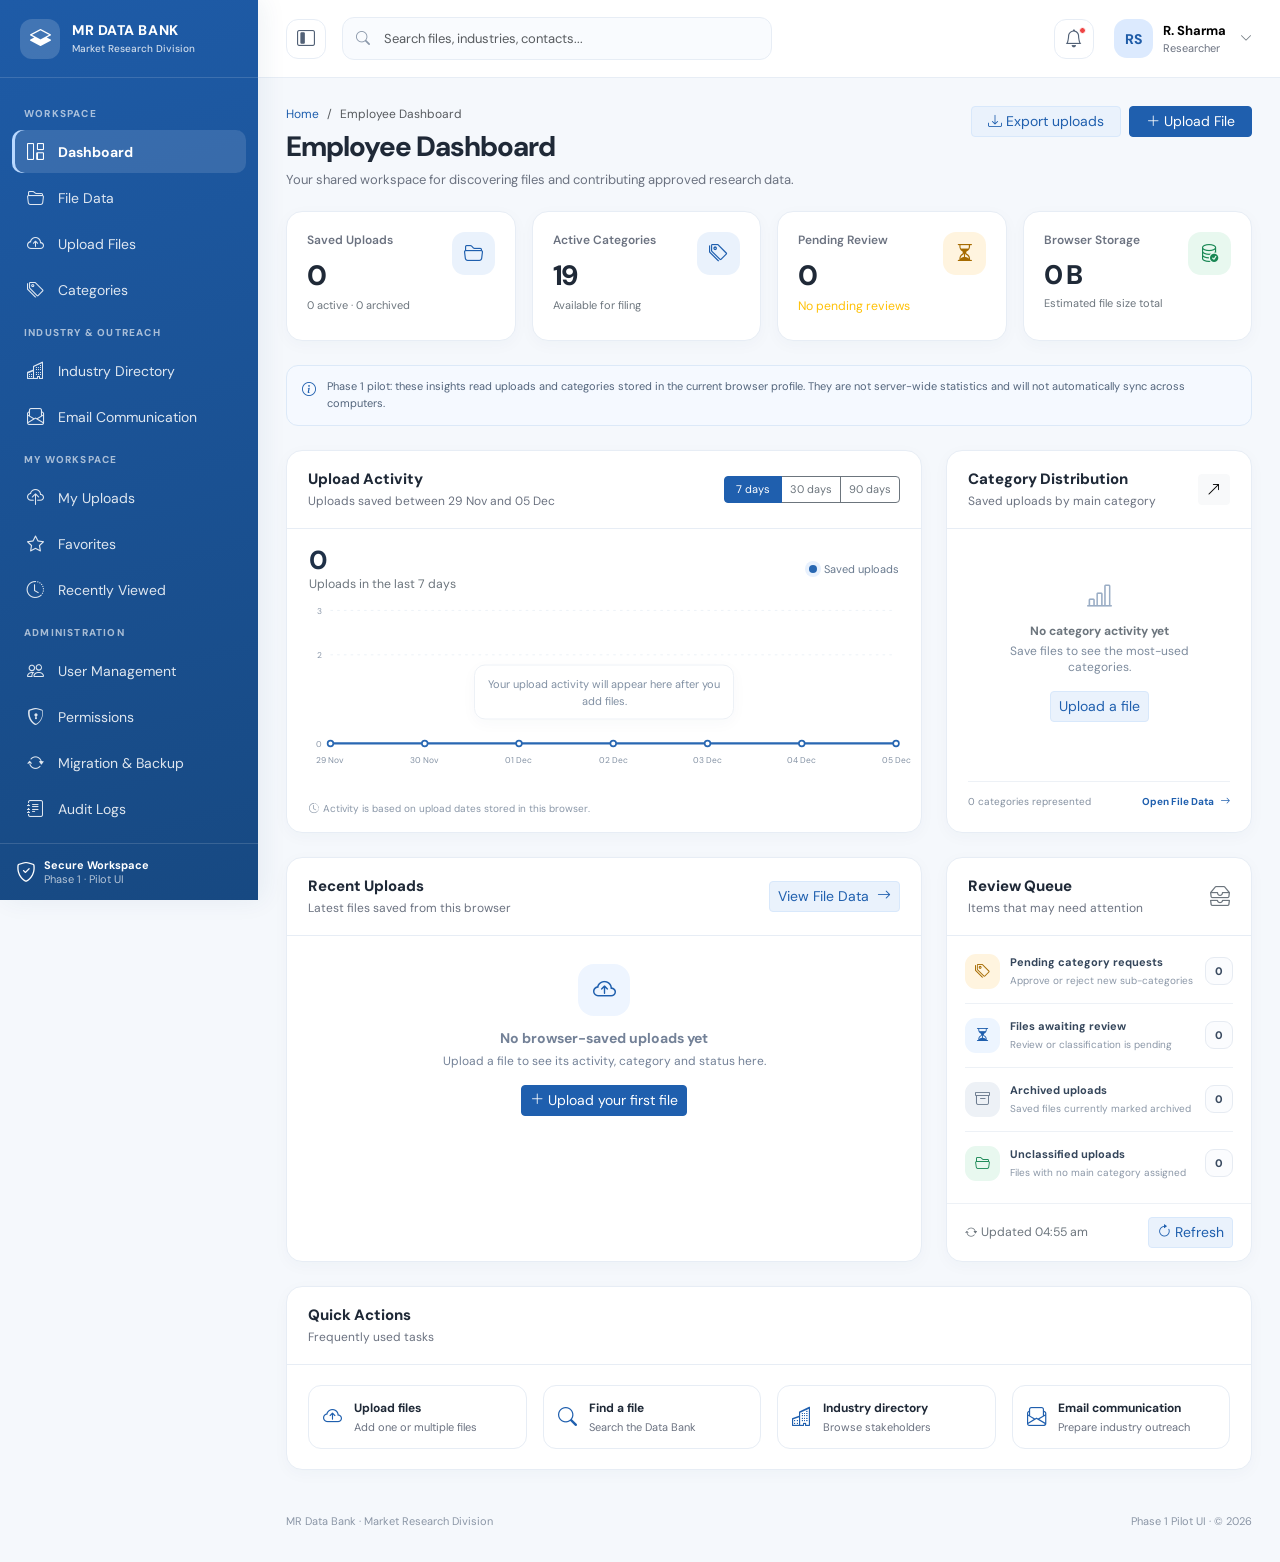
<file: employee-dashboard.html>
<!doctype html><html lang="en"><head><meta charset="utf-8"><meta name="viewport" content="width=device-width, initial-scale=1"><meta name="description" content="MR Data Bank Phase 1 common layout demo"><title>Employee Dashboard | MR Data Bank</title>
<link rel="preconnect" href="https://fonts.googleapis.com"><link rel="preconnect" href="https://fonts.gstatic.com" crossorigin><link href="https://fonts.googleapis.com/css2?family=DM+Sans:wght@400;500;600;700;800&display=swap" rel="stylesheet"><link href="https://cdn.jsdelivr.net/npm/bootstrap@5.3.3/dist/css/bootstrap.min.css" rel="stylesheet"><link href="https://cdn.jsdelivr.net/npm/bootstrap-icons@1.11.3/font/bootstrap-icons.min.css" rel="stylesheet"><link href="assets/css/layout.css" rel="stylesheet"><link href="assets/css/dashboard-analytics.css" rel="stylesheet"></head>
<body data-page="dashboard"><div class="app-shell"><aside class="sidebar" aria-label="Main navigation"><div class="brand"><div class="brand-mark"><i class="bi bi-layers-half"></i></div><div class="brand-copy"><div class="brand-name">MR DATA BANK</div><span class="brand-sub">Market Research Division</span></div></div><div class="sidebar-scroll" id="desktopSidebarContent"><div class="nav-caption">WORKSPACE</div>
<a class="sidebar-link" href="index.html" data-page="dashboard" title="Dashboard"><i class="bi bi-grid-1x2"></i><span>Dashboard</span></a>
<a class="sidebar-link" href="data-bank.html" data-page="files" title="File Data"><i class="bi bi-folder2-open"></i><span>File Data</span></a>
<a class="sidebar-link" href="upload-files.html" data-page="upload" title="Upload Files"><i class="bi bi-cloud-arrow-up"></i><span>Upload Files</span></a>
<a class="sidebar-link" href="categories-management.html" data-page="categories" title="Categories"><i class="bi bi-tags"></i><span>Categories</span></a>
<div class="nav-caption">INDUSTRY & OUTREACH</div>
<a class="sidebar-link" href="industry-directory.html" data-page="industry" title="Industry Directory"><i class="bi bi-buildings"></i><span>Industry Directory</span></a>
<a class="sidebar-link" href="email-communication.html" data-page="email" title="Email Communication"><i class="bi bi-envelope-paper"></i><span>Email Communication</span></a>
<div class="nav-caption">MY WORKSPACE</div>
<a class="sidebar-link" href="#" data-page="my-uploads" title="My Uploads"><i class="bi bi-cloud-upload"></i><span>My Uploads</span></a>
<a class="sidebar-link" href="#" data-page="favorites" title="Favorites"><i class="bi bi-star"></i><span>Favorites</span></a>
<a class="sidebar-link" href="#" data-page="recent" title="Recently Viewed"><i class="bi bi-clock-history"></i><span>Recently Viewed</span></a>
<div class="nav-caption">ADMINISTRATION</div>
<a class="sidebar-link" href="user-management.html" data-page="users" title="User Management"><i class="bi bi-people"></i><span>User Management</span></a>
<a class="sidebar-link" href="user-management.html#permissions" data-page="permissions" title="Permissions"><i class="bi bi-shield-lock"></i><span>Permissions</span></a>
<a class="sidebar-link" href="migration-backup.html" data-page="migration" title="Migration &amp; Backup"><i class="bi bi-arrow-repeat"></i><span>Migration &amp; Backup</span></a>
<a class="sidebar-link" href="audit-logs.html" data-page="audit" title="Audit Logs"><i class="bi bi-journal-text"></i><span>Audit Logs</span></a></div><div class="sidebar-footer"><div class="d-flex align-items-center gap-2 justify-content-center justify-content-lg-start"><i class="bi bi-shield-check fs-5"></i><div class="sidebar-footer-copy"><div class="fw-bold small text-white">Secure Workspace</div><div class="small">Phase 1 · Pilot UI</div></div></div></div></aside><div class="main-area"><header class="topbar">
<button class="icon-btn mobile-menu-button" id="mobileMenuToggle" type="button" aria-label="Open navigation" data-bs-toggle="offcanvas" data-bs-target="#mobileSidebar"><i class="bi bi-list"></i></button><button class="icon-btn d-none d-lg-inline-grid" id="sidebarToggle" type="button" aria-label="Collapse or expand sidebar" title="Collapse sidebar"><i class="bi bi-layout-sidebar-inset"></i></button>
<div class="global-search"><i class="bi bi-search"></i><input class="form-control" id="globalSearch" type="search" placeholder="Search files, industries, contacts..." aria-label="Search this page"></div><div class="topbar-spacer"></div>
<div class="notification-wrap"><button class="icon-btn" type="button" data-demo-action="Notifications panel is a frontend demo." aria-label="Notifications"><i class="bi bi-bell"></i></button><span class="notification-dot"></span></div>
<div class="dropdown"><button class="profile-button" type="button" data-bs-toggle="dropdown" aria-expanded="false"><div class="avatar">RS</div><div class="profile-copy"><div class="profile-name">R. Sharma</div><div class="profile-role">Researcher</div></div><i class="bi bi-chevron-down profile-chevron small text-secondary ms-1"></i></button>
<ul class="dropdown-menu dropdown-menu-end shadow-sm border-0 mt-2"><li><h6 class="dropdown-header">R. Sharma</h6></li><li><a class="dropdown-item" href="#" data-demo-action="Profile settings are not connected to a backend yet."><i class="bi bi-person me-2"></i>My Profile</a></li><li><a class="dropdown-item" href="#" data-demo-action="Settings will be available after backend integration."><i class="bi bi-gear me-2"></i>Settings</a></li><li><hr class="dropdown-divider"></li><li><a class="dropdown-item text-danger" href="MR_Data_Bank_Login_UI/admin-login.html"><i class="bi bi-box-arrow-right me-2"></i>Logout (demo)</a></li></ul></div></header>
<main class="page-content"><div class="page-heading"><div><nav aria-label="breadcrumb"><ol class="breadcrumb"><li class="breadcrumb-item"><a href="index.html">Home</a></li><li class="breadcrumb-item active" aria-current="page">Employee Dashboard</li></ol></nav><h1 class="page-title">Employee Dashboard</h1><div class="page-subtitle">Your shared workspace for discovering files and contributing approved research data.</div></div><div class="heading-actions d-flex gap-2"><button class="btn btn-soft btn-sm px-3" id="exportDashboardBtn" type="button"><i class="bi bi-download me-1"></i><span class="d-none d-sm-inline">Export uploads</span></button><a class="btn btn-primary btn-sm px-3" href="upload-files.html"><i class="bi bi-plus-lg me-1"></i>Upload File</a></div></div>


<div class="row g-3 mb-4" id="dashboardMetricCards" aria-label="Repository overview">
  <div class="col-6 col-xl-3"><article class="card-panel stat-card dashboard-metric-card"><div class="stat-top"><div><div class="stat-label">Saved Uploads</div><div class="stat-value" data-metric="uploads">—</div><div class="stat-note text-secondary">Saved in this browser</div></div><div class="stat-icon"><i class="bi bi-folder2-open"></i></div></div></article></div>
  <div class="col-6 col-xl-3"><article class="card-panel stat-card dashboard-metric-card"><div class="stat-top"><div><div class="stat-label">Active Categories</div><div class="stat-value" data-metric="categories">—</div><div class="stat-note text-secondary">Available for filing</div></div><div class="stat-icon"><i class="bi bi-tags"></i></div></div></article></div>
  <div class="col-6 col-xl-3"><article class="card-panel stat-card dashboard-metric-card"><div class="stat-top"><div><div class="stat-label">Pending Review</div><div class="stat-value" data-metric="pending">—</div><div class="text-warning small mt-1">Files or category requests</div></div><div class="stat-icon" style="background:#fff4df;color:#a66b00"><i class="bi bi-hourglass-split"></i></div></div></article></div>
  <div class="col-6 col-xl-3"><article class="card-panel stat-card dashboard-metric-card"><div class="stat-top"><div><div class="stat-label">Browser Storage</div><div class="stat-value dashboard-storage-value" data-metric="storage">—</div><div class="stat-note text-secondary">Estimated file size total</div></div><div class="stat-icon" style="background:#e8f8ef;color:#198754"><i class="bi bi-database-check"></i></div></div></article></div>
</div>
<div class="dashboard-data-note mb-4"><i class="bi bi-info-circle me-2"></i><span>Phase 1 pilot: these insights read uploads and categories stored in the current browser profile. They are not server-wide statistics and will not automatically sync across computers.</span></div>
<div class="row g-4 mb-4">
  <div class="col-xl-8"><section class="card-panel h-100 dashboard-analytics-panel">
    <div class="panel-header dashboard-chart-header"><div><h2 class="panel-title">Upload Activity</h2><div class="panel-subtitle" id="uploadTrendSubtitle">Uploads saved over time</div></div><div class="btn-group btn-group-sm dashboard-range-control" role="group" aria-label="Upload activity date range"><button class="btn btn-outline-secondary active" type="button" data-trend-range="7" aria-pressed="true">7 days</button><button class="btn btn-outline-secondary" type="button" data-trend-range="30" aria-pressed="false">30 days</button><button class="btn btn-outline-secondary" type="button" data-trend-range="90" aria-pressed="false">90 days</button></div></div>
    <div class="dashboard-chart-summary"><div><div class="dashboard-chart-total" id="trendPeriodTotal">0</div><div class="small text-secondary" id="trendPeriodLabel">Uploads in the last 7 days</div></div><div class="dashboard-chart-legend"><span></span> Saved uploads</div></div>
    <div class="dashboard-trend-chart" id="uploadTrendChart" role="img" aria-label="Daily upload activity chart"><div class="dashboard-chart-loading"><span class="spinner-border spinner-border-sm me-2" aria-hidden="true"></span>Loading upload activity…</div></div>
    <div class="dashboard-chart-footnote"><i class="bi bi-clock-history me-1"></i>Activity is based on upload dates stored in this browser.</div>
  </section></div>
  <div class="col-xl-4"><section class="card-panel h-100 dashboard-analytics-panel">
    <div class="panel-header"><div><h2 class="panel-title">Category Distribution</h2><div class="panel-subtitle">Saved uploads by main category</div></div><a href="categories-management.html" class="btn btn-light btn-sm" aria-label="Manage categories"><i class="bi bi-arrow-up-right"></i></a></div>
    <div class="panel-body"><div id="dashboardCategoryBreakdown" class="dashboard-category-breakdown"><div class="dashboard-chart-loading">Loading categories…</div></div><div class="dashboard-panel-footer"><span id="dashboardCategoryCount">0 categories represented</span><a href="data-bank.html">Open File Data <i class="bi bi-arrow-right ms-1"></i></a></div></div>
  </section></div>
</div>
<div class="row g-4 mb-4">
  <div class="col-xl-8"><section class="card-panel h-100 dashboard-analytics-panel">
    <div class="panel-header"><div><h2 class="panel-title">Recent Uploads</h2><div class="panel-subtitle">Latest files saved from this browser</div></div><a href="data-bank.html" class="btn btn-soft btn-sm">View File Data <i class="bi bi-arrow-right ms-1"></i></a></div>
    <div class="table-responsive"><table class="table dashboard-recent-table"><thead><tr><th>File</th><th>Main category</th><th>Date added</th><th>Status</th></tr></thead><tbody id="dashboardRecentUploads"><tr><td colspan="4"><div class="dashboard-chart-loading">Loading recent files…</div></td></tr></tbody></table></div>
    <div class="dashboard-empty-state d-none" id="dashboardNoUploads"><div class="dashboard-empty-icon"><i class="bi bi-cloud-arrow-up"></i></div><div class="fw-bold">No browser-saved uploads yet</div><p>Upload a file to see its activity, category and status here.</p><a href="upload-files.html" class="btn btn-primary btn-sm"><i class="bi bi-plus-lg me-1"></i>Upload your first file</a></div>
  </section></div>
  <div class="col-xl-4"><section class="card-panel h-100 dashboard-analytics-panel">
    <div class="panel-header"><div><h2 class="panel-title">Review Queue</h2><div class="panel-subtitle">Items that may need attention</div></div><i class="bi bi-inboxes text-secondary fs-5" aria-hidden="true"></i></div>
    <div class="panel-body dashboard-review-list">
      <a class="dashboard-review-row" href="categories-management.html"><span class="dashboard-review-icon review-amber"><i class="bi bi-tags"></i></span><span class="dashboard-review-copy"><strong>Pending category requests</strong><small>Approve or reject new sub-categories</small></span><span class="dashboard-review-count" id="dashboardPendingCategoryCount">0</span></a>
      <a class="dashboard-review-row" href="data-bank.html"><span class="dashboard-review-icon review-blue"><i class="bi bi-hourglass-split"></i></span><span class="dashboard-review-copy"><strong>Files awaiting review</strong><small>Review or classification is pending</small></span><span class="dashboard-review-count" id="dashboardFilesAwaitingReview">0</span></a>
      <a class="dashboard-review-row" href="data-bank.html"><span class="dashboard-review-icon review-grey"><i class="bi bi-archive"></i></span><span class="dashboard-review-copy"><strong>Archived uploads</strong><small>Saved files currently marked archived</small></span><span class="dashboard-review-count" id="dashboardArchivedUploads">0</span></a>
      <a class="dashboard-review-row" href="upload-files.html"><span class="dashboard-review-icon review-green"><i class="bi bi-folder2-open"></i></span><span class="dashboard-review-copy"><strong>Unclassified uploads</strong><small>Files with no main category assigned</small></span><span class="dashboard-review-count" id="dashboardUnclassifiedUploads">0</span></a>
    </div>
    <div class="dashboard-refresh-row"><span class="small text-secondary"><i class="bi bi-arrow-repeat me-1"></i><span id="dashboardLastRefresh">Updating…</span></span><button type="button" class="btn btn-soft btn-sm" id="refreshDashboardBtn"><i class="bi bi-arrow-clockwise me-1"></i>Refresh</button></div>
  </section></div>
</div>

<section class="card-panel mb-4"><div class="panel-header"><div><h2 class="panel-title">Quick Actions</h2><div class="panel-subtitle">Frequently used tasks</div></div></div><div class="panel-body"><div class="row g-3">
<div class="col-sm-6 col-lg-3"><a class="quick-action" href="upload-files.html"><i class="bi bi-cloud-arrow-up"></i><div><strong>Upload files</strong><small>Add one or multiple files</small></div></a></div><div class="col-sm-6 col-lg-3"><a class="quick-action" href="data-bank.html"><i class="bi bi-search"></i><div><strong>Find a file</strong><small>Search the Data Bank</small></div></a></div><div class="col-sm-6 col-lg-3"><a class="quick-action" href="industry-directory.html"><i class="bi bi-buildings"></i><div><strong>Industry directory</strong><small>Browse stakeholders</small></div></a></div><div class="col-sm-6 col-lg-3"><a class="quick-action" href="email-communication.html"><i class="bi bi-envelope-paper"></i><div><strong>Email communication</strong><small>Prepare industry outreach</small></div></a></div>
</div></div></section><div class="footer-note d-flex flex-wrap justify-content-between gap-2"><span>MR Data Bank · Market Research Division</span><span>Phase 1 Pilot UI · © <span id="currentYear"></span></span></div></main></div></div>
<div class="offcanvas offcanvas-start" tabindex="-1" id="mobileSidebar" aria-labelledby="mobileSidebarLabel"><div class="offcanvas-header border-bottom border-light border-opacity-10"><div class="fw-bold" id="mobileSidebarLabel"><i class="bi bi-layers-half me-2"></i>MR DATA BANK</div><button type="button" class="btn-close" data-bs-dismiss="offcanvas" aria-label="Close"></button></div><div class="offcanvas-body p-0"><div class="sidebar h-100"><div class="sidebar-scroll" id="mobileSidebarContent"></div></div></div></div>
<div class="toast-container position-fixed bottom-0 end-0 p-3"><div id="demoToast" class="toast align-items-center text-bg-dark border-0" role="status" aria-live="polite" aria-atomic="true"><div class="d-flex"><div class="toast-body" id="demoToastBody">Demo action</div><button type="button" class="btn-close btn-close-white me-2 m-auto" data-bs-dismiss="toast" aria-label="Close"></button></div></div></div><div class="empty-search" id="emptySearch">No matching records found on this page.</div>
<script src="https://cdn.jsdelivr.net/npm/bootstrap@5.3.3/dist/js/bootstrap.bundle.min.js"></script><script src="assets/js/layout.js"></script><script src="assets/js/file-repository.js"></script><script src="assets/js/category-catalogue.js"></script><script src="assets/js/dashboard-analytics.js"></script></body></html>
</file>
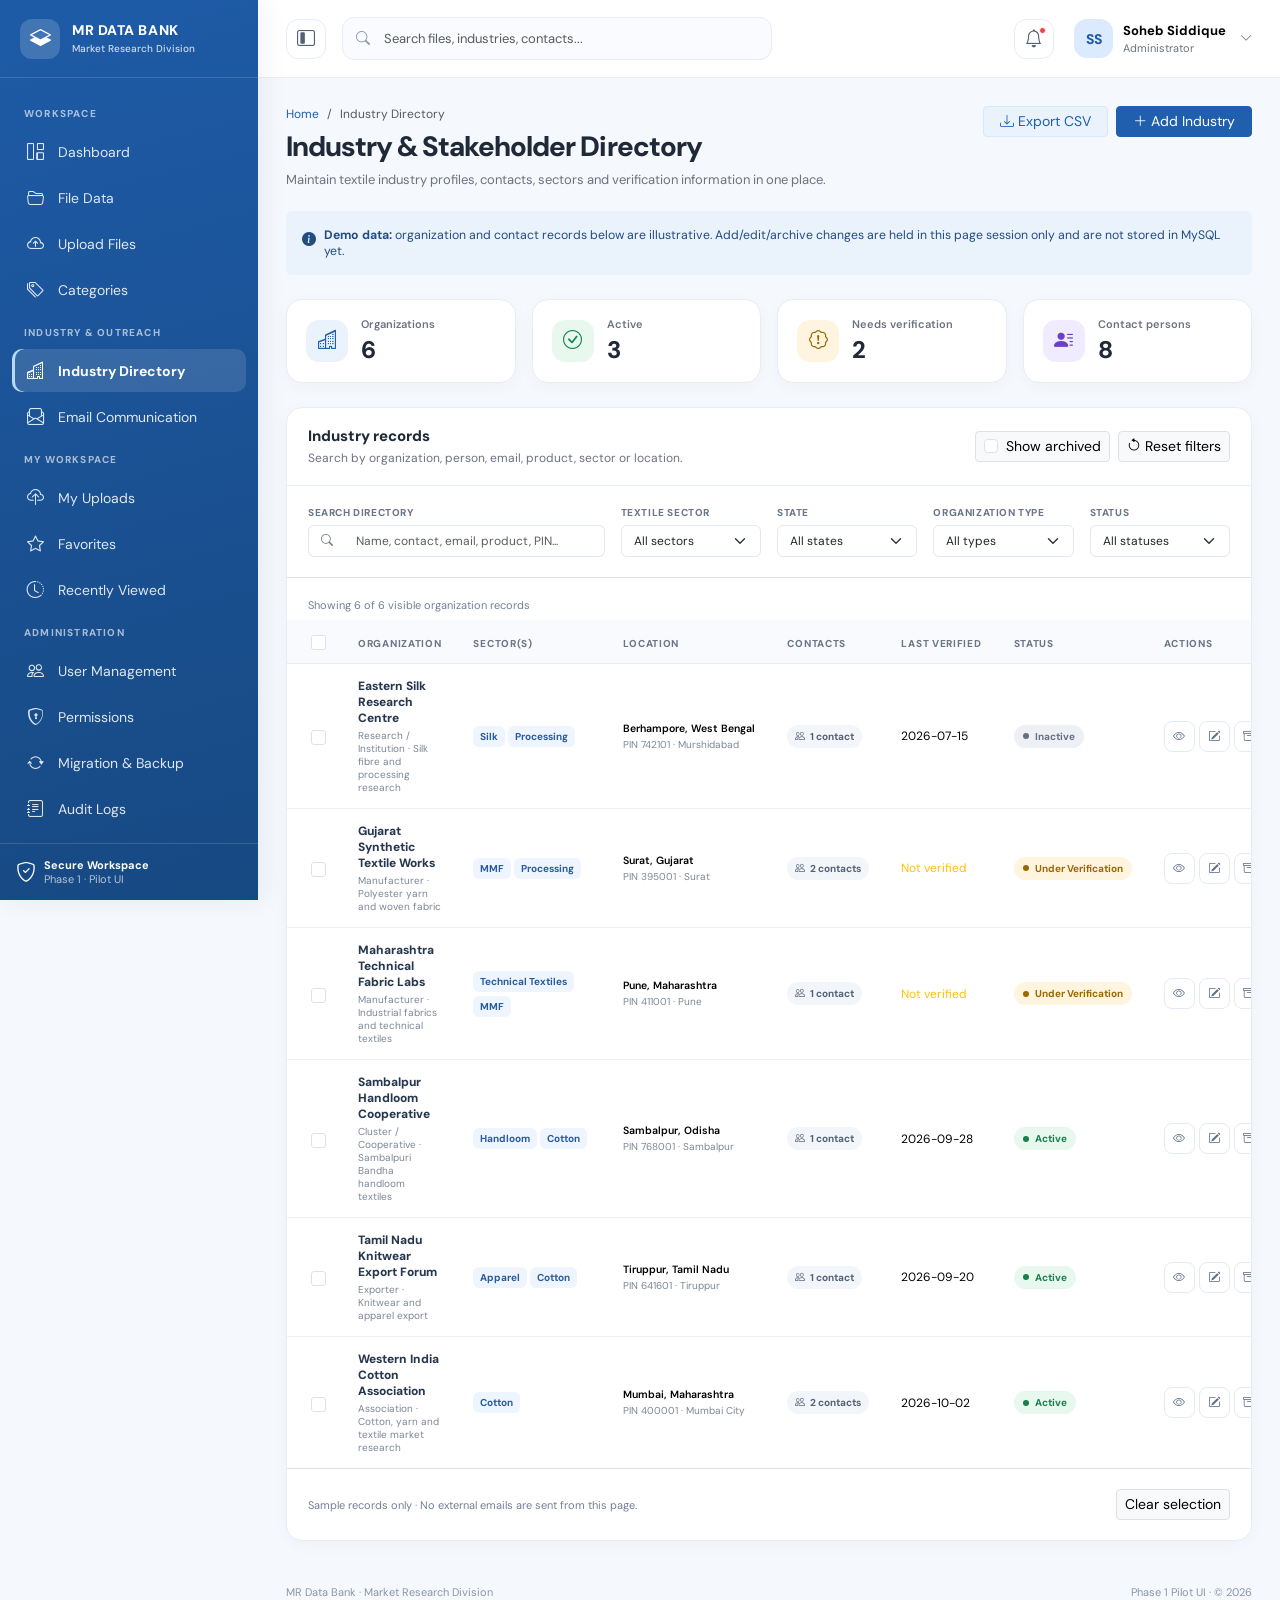
<file: industry-directory.html>
<!doctype html>
<html lang="en">
<head>
  <meta charset="utf-8">
  <meta name="viewport" content="width=device-width, initial-scale=1">
  <meta name="description" content="MR Data Bank Industry and Stakeholder Directory demonstration">
  <title>Industry Directory | MR Data Bank</title>
  <link rel="preconnect" href="https://fonts.googleapis.com">
  <link rel="preconnect" href="https://fonts.gstatic.com" crossorigin>
  <link href="https://fonts.googleapis.com/css2?family=DM+Sans:wght@400;500;600;700;800&display=swap" rel="stylesheet">
  <link href="https://cdn.jsdelivr.net/npm/bootstrap@5.3.3/dist/css/bootstrap.min.css" rel="stylesheet">
  <link href="https://cdn.jsdelivr.net/npm/bootstrap-icons@1.11.3/font/bootstrap-icons.min.css" rel="stylesheet">
  <link href="assets/css/layout.css" rel="stylesheet">
  <style>
    .directory-stat{padding:17px 19px;height:100%;display:flex;align-items:center;gap:13px}
    .directory-stat .stat-icon{width:42px;height:42px;flex:0 0 auto}
    .directory-stat .stat-value{font-size:24px;margin-top:3px}
    .directory-stat .stat-label{font-size:11px}
    .filter-label{font-size:10px;color:#6b7788;text-transform:uppercase;letter-spacing:.06em;font-weight:800;margin-bottom:6px}
    .form-control,.form-select,.input-group-text{font-size:12px;border-color:#e2e8f0}
    .form-control:focus,.form-select:focus{border-color:#9fc3f1;box-shadow:0 0 0 .2rem rgba(31,95,174,.09)}
    .org-name{font-weight:800;color:#26374d;font-size:12px}
    .org-sub{font-size:10px;color:#7b8796;margin-top:3px}
    .sector-tag{display:inline-block;font-size:10px;padding:4px 7px;border-radius:6px;background:#eef5ff;color:#275b9c;font-weight:700;margin:2px 3px 2px 0;white-space:nowrap}
    .sector-more{font-size:10px;color:#7b8796;margin-left:2px}
    .contact-count{display:inline-flex;align-items:center;gap:5px;background:#f2f5f9;border-radius:20px;padding:5px 8px;font-size:10px;font-weight:700;color:#536175;white-space:nowrap}
    .status-pending{background:#fff5df;color:#9a6700}
    .status-inactive{background:#edf1f6;color:#637083}
    .status-active{background:#e8f8ef;color:#18804b}
    .record-check{width:15px;height:15px;cursor:pointer}
    .action-buttons{display:flex;gap:4px;white-space:nowrap}
    .action-btn{width:31px;height:31px;display:inline-grid;place-items:center;border:1px solid #e5ebf2;background:#fff;color:#607086;border-radius:8px}
    .action-btn:hover{color:#1f5fae;background:#edf5ff;border-color:#cce0fb}
    .action-btn.danger:hover{color:#b42318;background:#fff0ed;border-color:#fad5ce}
    .bulk-bar{display:none;background:#eef5ff;border:1px solid #dceafa;border-radius:12px;padding:10px 13px;align-items:center;justify-content:space-between;gap:10px;margin-bottom:12px}
    .bulk-bar.visible{display:flex}
    .directory-empty{padding:48px 20px;text-align:center;color:#7b8796}
    .directory-empty i{font-size:30px;color:#aab8c9}
    .directory-count{font-size:11px;color:#718096}
    .contact-card{border:1px solid #e7edf5;border-radius:12px;padding:13px;background:#fff}
    .contact-card .form-label{font-size:10px;font-weight:800;color:#667487;margin-bottom:5px}
    .sector-check-grid{display:grid;grid-template-columns:repeat(3,minmax(0,1fr));gap:8px}
    .sector-check{border:1px solid #e5ebf3;border-radius:9px;padding:8px 9px;display:flex;align-items:center;gap:7px;font-size:11px;cursor:pointer}
    .sector-check:has(input:checked){background:#eef5ff;border-color:#b8d3f3;color:#1f5fae;font-weight:700}
    .detail-cell{padding:12px;border:1px solid #edf1f6;border-radius:11px;height:100%;background:#fff}
    .detail-label{color:#7b8796;font-size:10px;text-transform:uppercase;letter-spacing:.06em;font-weight:800;margin-bottom:4px}
    .detail-value{font-size:12px;font-weight:700;overflow-wrap:anywhere}
    .contact-detail{padding:14px;border:1px solid #e8edf4;border-radius:12px;margin-bottom:10px}
    .contact-avatar{width:35px;height:35px;border-radius:11px;display:grid;place-items:center;background:#eaf2fc;color:#1f5fae;font-weight:800;flex:0 0 auto}
    .verify-note{font-size:11px;color:#6b7280}
    @media(max-width:767.98px){.page-content{padding:18px 12px}.panel-header{align-items:flex-start;flex-direction:column}.panel-header .header-actions{width:100%;display:flex}.panel-header .header-actions .btn{flex:1}.sector-check-grid{grid-template-columns:repeat(2,minmax(0,1fr))}.directory-stat{padding:14px 12px;gap:9px}.directory-stat .stat-value{font-size:21px}}
  </style>
</head>
<body data-page="industry">
<div class="app-shell">
  <aside class="sidebar" aria-label="Main navigation">
    <div class="brand"><div class="brand-mark"><i class="bi bi-layers-half"></i></div><div class="brand-copy"><div class="brand-name">MR DATA BANK</div><span class="brand-sub">Market Research Division</span></div></div>
    <div class="sidebar-scroll" id="desktopSidebarContent">
      <div class="nav-caption">WORKSPACE</div>
      <a class="sidebar-link" href="index.html" data-page="dashboard" title="Dashboard"><i class="bi bi-grid-1x2"></i><span>Dashboard</span></a>
      <a class="sidebar-link" href="data-bank.html" data-page="files" title="File Data"><i class="bi bi-folder2-open"></i><span>File Data</span></a>
      <a class="sidebar-link" href="upload-files.html" data-page="upload" title="Upload Files"><i class="bi bi-cloud-arrow-up"></i><span>Upload Files</span></a>
      <a class="sidebar-link" href="categories-management.html" data-page="categories" title="Categories"><i class="bi bi-tags"></i><span>Categories</span></a>
      <div class="nav-caption">INDUSTRY &amp; OUTREACH</div>
      <a class="sidebar-link" href="industry-directory.html" data-page="industry" title="Industry Directory"><i class="bi bi-buildings"></i><span>Industry Directory</span></a>
      <a class="sidebar-link" href="email-communication.html" data-page="email" title="Email Communication"><i class="bi bi-envelope-paper"></i><span>Email Communication</span></a>
      <div class="nav-caption">MY WORKSPACE</div>
      <a class="sidebar-link" href="#" data-page="my-uploads" title="My Uploads" data-demo-action="My Uploads will be connected to user accounts later."><i class="bi bi-cloud-upload"></i><span>My Uploads</span></a>
      <a class="sidebar-link" href="#" data-page="favorites" title="Favorites" data-demo-action="Favorites will be connected to saved records later."><i class="bi bi-star"></i><span>Favorites</span></a>
      <a class="sidebar-link" href="#" data-page="recent" title="Recently Viewed" data-demo-action="Recently Viewed will be connected to activity history later."><i class="bi bi-clock-history"></i><span>Recently Viewed</span></a>
      <div class="nav-caption">ADMINISTRATION</div>
      <a class="sidebar-link" href="user-management.html" data-page="users" title="User Management"><i class="bi bi-people"></i><span>User Management</span></a>
      <a class="sidebar-link" href="user-management.html#permissions" data-page="permissions" title="Permissions"><i class="bi bi-shield-lock"></i><span>Permissions</span></a>
      <a class="sidebar-link" href="migration-backup.html" data-page="migration" title="Migration &amp; Backup"><i class="bi bi-arrow-repeat"></i><span>Migration &amp; Backup</span></a>
      <a class="sidebar-link" href="audit-logs.html" data-page="audit" title="Audit Logs"><i class="bi bi-journal-text"></i><span>Audit Logs</span></a>
    </div>
    <div class="sidebar-footer"><div class="d-flex align-items-center gap-2 justify-content-center justify-content-lg-start"><i class="bi bi-shield-check fs-5"></i><div class="sidebar-footer-copy"><div class="fw-bold small text-white">Secure Workspace</div><div class="small">Phase 1 · Pilot UI</div></div></div></div>
  </aside>

  <div class="main-area">
    <header class="topbar">
      <button class="icon-btn mobile-menu-button" id="mobileMenuToggle" type="button" aria-label="Open navigation" data-bs-toggle="offcanvas" data-bs-target="#mobileSidebar"><i class="bi bi-list"></i></button>
      <button class="icon-btn d-none d-lg-inline-grid" id="sidebarToggle" type="button" aria-label="Collapse or expand sidebar" title="Collapse sidebar"><i class="bi bi-layout-sidebar-inset"></i></button>
      <div class="global-search"><i class="bi bi-search"></i><input class="form-control" id="globalSearch" type="search" placeholder="Search files, industries, contacts..." aria-label="Global search"></div>
      <div class="topbar-spacer"></div>
      <div class="notification-wrap"><button class="icon-btn" type="button" data-demo-action="Notifications panel is a frontend demo." aria-label="Notifications"><i class="bi bi-bell"></i></button><span class="notification-dot"></span></div>
      <div class="dropdown"><button class="profile-button" type="button" data-bs-toggle="dropdown" aria-expanded="false"><div class="avatar">SS</div><div class="profile-copy"><div class="profile-name">Soheb Siddique</div><div class="profile-role">Administrator</div></div><i class="bi bi-chevron-down profile-chevron small text-secondary ms-1"></i></button>
        <ul class="dropdown-menu dropdown-menu-end shadow-sm border-0 mt-2"><li><h6 class="dropdown-header">Soheb Siddique</h6></li><li><a class="dropdown-item" href="#" data-demo-action="Profile settings are not connected to a backend yet."><i class="bi bi-person me-2"></i>My Profile</a></li><li><a class="dropdown-item" href="#" data-demo-action="Settings will be available after backend integration."><i class="bi bi-gear me-2"></i>Settings</a></li><li><hr class="dropdown-divider"></li><li><a class="dropdown-item text-danger" href="MR_Data_Bank_Login_UI/admin-login.html"><i class="bi bi-box-arrow-right me-2"></i>Logout (demo)</a></li></ul>
      </div>
    </header>

    <main class="page-content">
      <div class="page-heading">
        <div><nav aria-label="breadcrumb"><ol class="breadcrumb"><li class="breadcrumb-item"><a href="index.html">Home</a></li><li class="breadcrumb-item active" aria-current="page">Industry Directory</li></ol></nav>
          <h1 class="page-title">Industry &amp; Stakeholder Directory</h1><div class="page-subtitle">Maintain textile industry profiles, contacts, sectors and verification information in one place.</div>
        </div>
        <div class="heading-actions d-flex gap-2"><button class="btn btn-soft btn-sm px-3" id="exportDirectoryButton"><i class="bi bi-download me-1"></i>Export CSV</button><button class="btn btn-primary btn-sm px-3" id="addIndustryButton"><i class="bi bi-plus-lg me-1"></i>Add Industry</button></div>
      </div>

      <div class="alert alert-primary border-0 d-flex gap-2 align-items-start py-3 mb-4" role="note" style="background:#eaf2fc;color:#234c80">
        <i class="bi bi-info-circle-fill mt-1"></i><div class="small"><strong>Demo data:</strong> organization and contact records below are illustrative. Add/edit/archive changes are held in this page session only and are not stored in MySQL yet.</div>
      </div>

      <div class="row g-3 mb-4">
        <div class="col-6 col-xl-3"><div class="card-panel directory-stat"><div class="stat-icon"><i class="bi bi-buildings"></i></div><div><div class="stat-label">Organizations</div><div class="stat-value" id="statOrganizations">0</div></div></div></div>
        <div class="col-6 col-xl-3"><div class="card-panel directory-stat"><div class="stat-icon" style="background:#e8f8ef;color:#198754"><i class="bi bi-check-circle"></i></div><div><div class="stat-label">Active</div><div class="stat-value" id="statActive">0</div></div></div></div>
        <div class="col-6 col-xl-3"><div class="card-panel directory-stat"><div class="stat-icon" style="background:#fff4df;color:#9a6700"><i class="bi bi-patch-exclamation"></i></div><div><div class="stat-label">Needs verification</div><div class="stat-value" id="statVerification">0</div></div></div></div>
        <div class="col-6 col-xl-3"><div class="card-panel directory-stat"><div class="stat-icon" style="background:#f0ebff;color:#6941c6"><i class="bi bi-person-lines-fill"></i></div><div><div class="stat-label">Contact persons</div><div class="stat-value" id="statContacts">0</div></div></div></div>
      </div>

      <section class="card-panel mb-4">
        <div class="panel-header flex-wrap">
          <div><h2 class="panel-title">Industry records</h2><div class="panel-subtitle">Search by organization, person, email, product, sector or location.</div></div>
          <div class="header-actions d-flex gap-2"><label class="btn btn-light border btn-sm d-flex align-items-center gap-2 mb-0"><input class="form-check-input m-0" id="showArchivedToggle" type="checkbox"> Show archived</label><button class="btn btn-light border btn-sm" id="resetDirectoryFilters"><i class="bi bi-arrow-counterclockwise me-1"></i>Reset filters</button></div>
        </div>
        <div class="panel-body border-bottom">
          <div class="row g-3">
            <div class="col-12 col-md-4"><div class="filter-label">Search directory</div><div class="input-group"><span class="input-group-text bg-white border-end-0"><i class="bi bi-search text-secondary"></i></span><input id="directorySearch" class="form-control border-start-0" type="search" placeholder="Name, contact, email, product, PIN..."></div></div>
            <div class="col-6 col-md-2"><div class="filter-label">Textile sector</div><select class="form-select" id="sectorFilter"><option value="">All sectors</option><option>Cotton</option><option>MMF</option><option>Silk</option><option>Wool</option><option>Handloom</option><option>Apparel</option><option>Technical Textiles</option><option>Processing</option><option>Jute</option></select></div>
            <div class="col-6 col-md-2"><div class="filter-label">State</div><select class="form-select" id="stateFilter"><option value="">All states</option><option>Maharashtra</option><option>Odisha</option><option>Gujarat</option><option>Tamil Nadu</option><option>Karnataka</option><option>Uttar Pradesh</option><option>West Bengal</option></select></div>
            <div class="col-6 col-md-2"><div class="filter-label">Organization type</div><select class="form-select" id="typeFilter"><option value="">All types</option><option>Manufacturer</option><option>Exporter</option><option>Association</option><option>Research / Institution</option><option>Cluster / Cooperative</option><option>Processor</option></select></div>
            <div class="col-6 col-md-2"><div class="filter-label">Status</div><select class="form-select" id="statusFilter"><option value="">All statuses</option><option>Active</option><option>Under Verification</option><option>Inactive</option><option>Archived</option></select></div>
          </div>
        </div>
        <div class="panel-body pb-0">
          <div class="bulk-bar" id="industryBulkBar"><div class="small"><strong id="industrySelectedCount">0</strong> organization(s) selected</div><div class="d-flex gap-2"><button class="btn btn-soft btn-sm" id="exportSelectedIndustries"><i class="bi bi-file-earmark-spreadsheet me-1"></i>Export selected</button><button class="btn btn-outline-danger btn-sm" id="archiveSelectedIndustries"><i class="bi bi-archive me-1"></i>Archive selected</button></div></div>
          <div class="directory-count mb-2" id="directoryCount">Loading records…</div>
        </div>
        <div class="table-responsive">
          <table class="table" id="industryTable">
            <thead><tr>
              <th class="ps-4"><input type="checkbox" id="selectAllIndustries" class="form-check-input record-check" aria-label="Select all visible organizations"></th>
              <th>Organization</th><th>Sector(s)</th><th>Location</th><th>Contacts</th><th>Last verified</th><th>Status</th><th class="pe-4">Actions</th>
            </tr></thead>
            <tbody id="industryTableBody"></tbody>
          </table>
          <div class="directory-empty d-none" id="emptyDirectory"><i class="bi bi-buildings d-block mb-2"></i><strong class="d-block text-dark mb-1">No matching organizations</strong><span class="small">Try different search terms or reset the filters.</span></div>
        </div>
        <div class="panel-body border-top d-flex flex-wrap justify-content-between align-items-center gap-2"><span class="directory-count">Sample records only · No external emails are sent from this page.</span><button class="btn btn-light border btn-sm" id="clearIndustrySelection">Clear selection</button></div>
      </section>
      <div class="footer-note d-flex flex-wrap justify-content-between gap-2"><span>MR Data Bank · Market Research Division</span><span>Phase 1 Pilot UI · © <span id="currentYear"></span></span></div>
    </main>
  </div>
</div>

<div class="offcanvas offcanvas-start" tabindex="-1" id="mobileSidebar" aria-labelledby="mobileSidebarLabel"><div class="offcanvas-header border-bottom border-light border-opacity-10"><div class="fw-bold" id="mobileSidebarLabel"><i class="bi bi-layers-half me-2"></i>MR DATA BANK</div><button type="button" class="btn-close" data-bs-dismiss="offcanvas" aria-label="Close"></button></div><div class="offcanvas-body p-0"><div class="sidebar h-100"><div class="sidebar-scroll" id="mobileSidebarContent"></div></div></div></div>
<div class="toast-container position-fixed bottom-0 end-0 p-3"><div id="demoToast" class="toast align-items-center text-bg-dark border-0" role="status" aria-live="polite" aria-atomic="true"><div class="d-flex"><div class="toast-body" id="demoToastBody">Demo action</div><button type="button" class="btn-close btn-close-white me-2 m-auto" data-bs-dismiss="toast" aria-label="Close"></button></div></div></div>

<!-- Add / edit organization modal -->
<div class="modal fade" id="industryFormModal" tabindex="-1" aria-labelledby="industryFormTitle" aria-hidden="true">
 <div class="modal-dialog modal-xl modal-dialog-centered modal-dialog-scrollable"><div class="modal-content border-0 shadow">
  <form id="industryForm" novalidate>
   <div class="modal-header"><div><h2 class="modal-title fs-5 fw-bold" id="industryFormTitle">Add industry</h2><div class="small text-secondary mt-1">Enter organization details and at least one contact person.</div></div><button type="button" class="btn-close" data-bs-dismiss="modal" aria-label="Close"></button></div>
   <div class="modal-body">
    <div class="alert alert-warning py-2 small d-none" id="duplicateWarning"><i class="bi bi-exclamation-triangle-fill me-1"></i><span id="duplicateWarningText">Possible duplicate record found.</span></div>
    <input type="hidden" id="industryRecordId">
    <h3 class="h6 fw-bold mb-3"><i class="bi bi-buildings me-2 text-primary"></i>Organization profile</h3>
    <div class="row g-3">
     <div class="col-md-6"><label class="form-label small fw-bold" for="orgName">Organization name <span class="text-danger">*</span></label><input class="form-control" id="orgName" required maxlength="180" placeholder="Registered / commonly used organization name"><div class="invalid-feedback">Organization name is required.</div></div>
     <div class="col-md-3"><label class="form-label small fw-bold" for="orgType">Organization type <span class="text-danger">*</span></label><select class="form-select" id="orgType" required><option value="">Select type</option><option>Manufacturer</option><option>Exporter</option><option>Association</option><option>Research / Institution</option><option>Cluster / Cooperative</option><option>Processor</option><option>Importer</option><option>Other</option></select><div class="invalid-feedback">Choose organization type.</div></div>
     <div class="col-md-3"><label class="form-label small fw-bold" for="orgWebsite">Website</label><input class="form-control" id="orgWebsite" type="url" maxlength="240" placeholder="https://example.org"></div>
     <div class="col-md-4"><label class="form-label small fw-bold" for="orgRegistration">Registration / membership ID</label><input class="form-control" id="orgRegistration" maxlength="100" placeholder="Optional"></div>
     <div class="col-md-4"><label class="form-label small fw-bold" for="orgProducts">Products / business focus</label><input class="form-control" id="orgProducts" maxlength="240" placeholder="e.g. woven cotton fabric"></div>
     <div class="col-md-4"><label class="form-label small fw-bold" for="orgStatus">Record status</label><select class="form-select" id="orgStatus"><option>Active</option><option>Under Verification</option><option>Inactive</option></select></div>
    </div>
    <div class="mt-4">
     <label class="form-label small fw-bold d-block mb-2">Textile sector(s) <span class="text-danger">*</span></label>
     <div class="sector-check-grid" id="sectorChoices">
      <label class="sector-check"><input type="checkbox" name="orgSectors" value="Cotton"> Cotton</label>
      <label class="sector-check"><input type="checkbox" name="orgSectors" value="MMF"> Man-made fibre</label>
      <label class="sector-check"><input type="checkbox" name="orgSectors" value="Silk"> Silk</label>
      <label class="sector-check"><input type="checkbox" name="orgSectors" value="Wool"> Wool</label>
      <label class="sector-check"><input type="checkbox" name="orgSectors" value="Handloom"> Handloom</label>
      <label class="sector-check"><input type="checkbox" name="orgSectors" value="Apparel"> Apparel</label>
      <label class="sector-check"><input type="checkbox" name="orgSectors" value="Technical Textiles"> Technical textiles</label>
      <label class="sector-check"><input type="checkbox" name="orgSectors" value="Processing"> Processing</label>
      <label class="sector-check"><input type="checkbox" name="orgSectors" value="Jute"> Jute</label>
    </div><div class="text-danger small mt-1 d-none" id="sectorError">Choose at least one textile sector.</div>
    </div>
    <h3 class="h6 fw-bold mt-4 mb-3"><i class="bi bi-geo-alt me-2 text-primary"></i>Geographical information</h3>
    <div class="row g-3">
     <div class="col-12"><label class="form-label small fw-bold" for="orgAddress">Address</label><input class="form-control" id="orgAddress" maxlength="250" placeholder="Street / building / area"></div>
     <div class="col-md-3"><label class="form-label small fw-bold" for="orgState">State</label><select class="form-select" id="orgState"><option value="">Select state</option><option>Andhra Pradesh</option><option>Assam</option><option>Bihar</option><option>Delhi</option><option>Gujarat</option><option>Karnataka</option><option>Kerala</option><option>Madhya Pradesh</option><option>Maharashtra</option><option>Odisha</option><option>Punjab</option><option>Rajasthan</option><option>Tamil Nadu</option><option>Telangana</option><option>Uttar Pradesh</option><option>West Bengal</option><option>Other</option></select></div>
     <div class="col-md-3"><label class="form-label small fw-bold" for="orgDistrict">District</label><input class="form-control" id="orgDistrict" maxlength="100" placeholder="District"></div>
     <div class="col-md-3"><label class="form-label small fw-bold" for="orgCity">City / town</label><input class="form-control" id="orgCity" maxlength="100" placeholder="City / town"></div>
     <div class="col-md-3"><label class="form-label small fw-bold" for="orgPin">PIN code</label><input class="form-control" id="orgPin" inputmode="numeric" pattern="[0-9]{6}" maxlength="6" placeholder="6 digits"></div>
    </div>
    <h3 class="h6 fw-bold mt-4 mb-3"><i class="bi bi-person-lines-fill me-2 text-primary"></i>Contact persons <span class="text-danger">*</span></h3>
    <div id="contactsContainer"></div>
    <button type="button" class="btn btn-soft btn-sm mt-1" id="addContactButton"><i class="bi bi-plus-circle me-1"></i>Add another contact</button>
    <div class="text-danger small mt-2 d-none" id="contactError">Add at least one contact with a name and a valid email or phone number.</div>
    <h3 class="h6 fw-bold mt-4 mb-3"><i class="bi bi-clipboard-data me-2 text-primary"></i>Research / verification notes</h3>
    <div class="row g-3"><div class="col-md-6"><label class="form-label small fw-bold" for="orgSource">Source / reference</label><input class="form-control" id="orgSource" maxlength="180" placeholder="How was this record obtained?"></div>
      <div class="col-md-6"><label class="form-label small fw-bold" for="orgVerifiedBy">Verified by</label><input class="form-control" id="orgVerifiedBy" maxlength="100" placeholder="Officer / employee name"></div>
      <div class="col-12"><label class="form-label small fw-bold" for="orgNotes">Internal notes</label><textarea class="form-control" id="orgNotes" rows="2" maxlength="1000" placeholder="Optional notes for authorized MR Division users."></textarea></div>
    </div>
    <div class="verify-note mt-3"><i class="bi bi-shield-lock me-1"></i>Demo only. Production must enforce role permissions, consent/purpose rules, input sanitization and audit logging on the server.</div>
   </div>
   <div class="modal-footer"><button type="button" class="btn btn-light border" data-bs-dismiss="modal">Cancel</button><button type="submit" class="btn btn-primary" id="saveIndustryButton"><i class="bi bi-check2-circle me-1"></i>Save organization</button></div>
  </form>
 </div></div>
</div>

<!-- Organization details modal -->
<div class="modal fade" id="industryDetailsModal" tabindex="-1" aria-labelledby="industryDetailsTitle" aria-hidden="true">
 <div class="modal-dialog modal-xl modal-dialog-centered modal-dialog-scrollable"><div class="modal-content border-0 shadow">
  <div class="modal-header"><div><h2 class="modal-title fs-5 fw-bold" id="industryDetailsTitle">Organization details</h2><div class="small text-secondary mt-1" id="industryDetailsSubtitle"></div></div><button type="button" class="btn-close" data-bs-dismiss="modal" aria-label="Close"></button></div>
  <div class="modal-body" id="industryDetailsBody"></div>
  <div class="modal-footer"><button type="button" class="btn btn-light border" data-bs-dismiss="modal">Close</button><button type="button" class="btn btn-primary" id="editFromDetailsButton"><i class="bi bi-pencil-square me-1"></i>Edit record</button></div>
 </div></div>
</div>

<!-- Duplicate / archive decision modal -->
<div class="modal fade" id="directoryConfirmModal" tabindex="-1" aria-labelledby="directoryConfirmTitle" aria-hidden="true">
 <div class="modal-dialog modal-dialog-centered"><div class="modal-content border-0 shadow">
  <div class="modal-header"><h2 class="modal-title fs-5 fw-bold" id="directoryConfirmTitle">Confirm action</h2><button type="button" class="btn-close" data-bs-dismiss="modal" aria-label="Close"></button></div>
  <div class="modal-body"><p class="mb-1" id="directoryConfirmMessage"></p><div class="small text-secondary" id="directoryConfirmHelp"></div></div>
  <div class="modal-footer"><button type="button" class="btn btn-light border" data-bs-dismiss="modal">Cancel</button><button type="button" class="btn btn-danger" id="directoryConfirmButton">Confirm</button></div>
 </div></div>
</div>

<script src="https://cdn.jsdelivr.net/npm/bootstrap@5.3.3/dist/js/bootstrap.bundle.min.js"></script>
<script src="assets/js/layout.js"></script>
<script src="assets/js/industry-directory.js"></script>
</body>
</html>
</file>
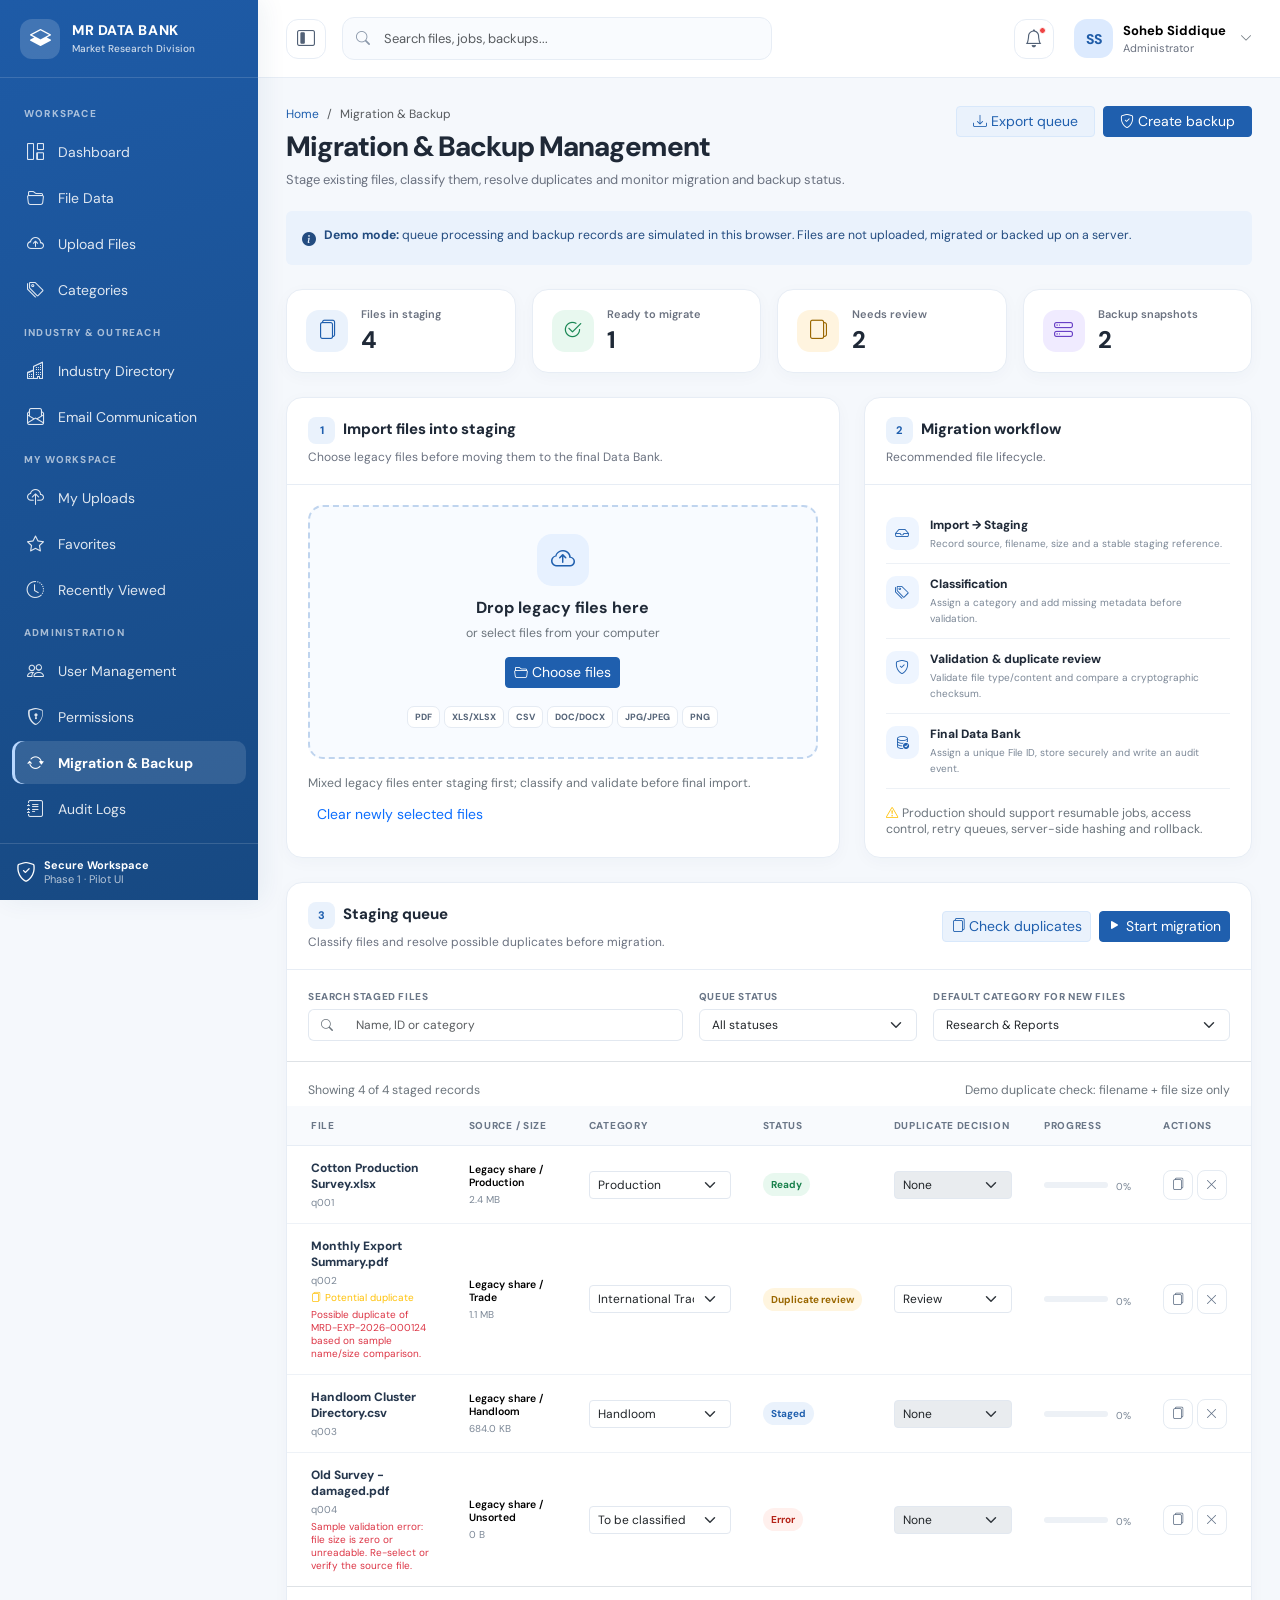
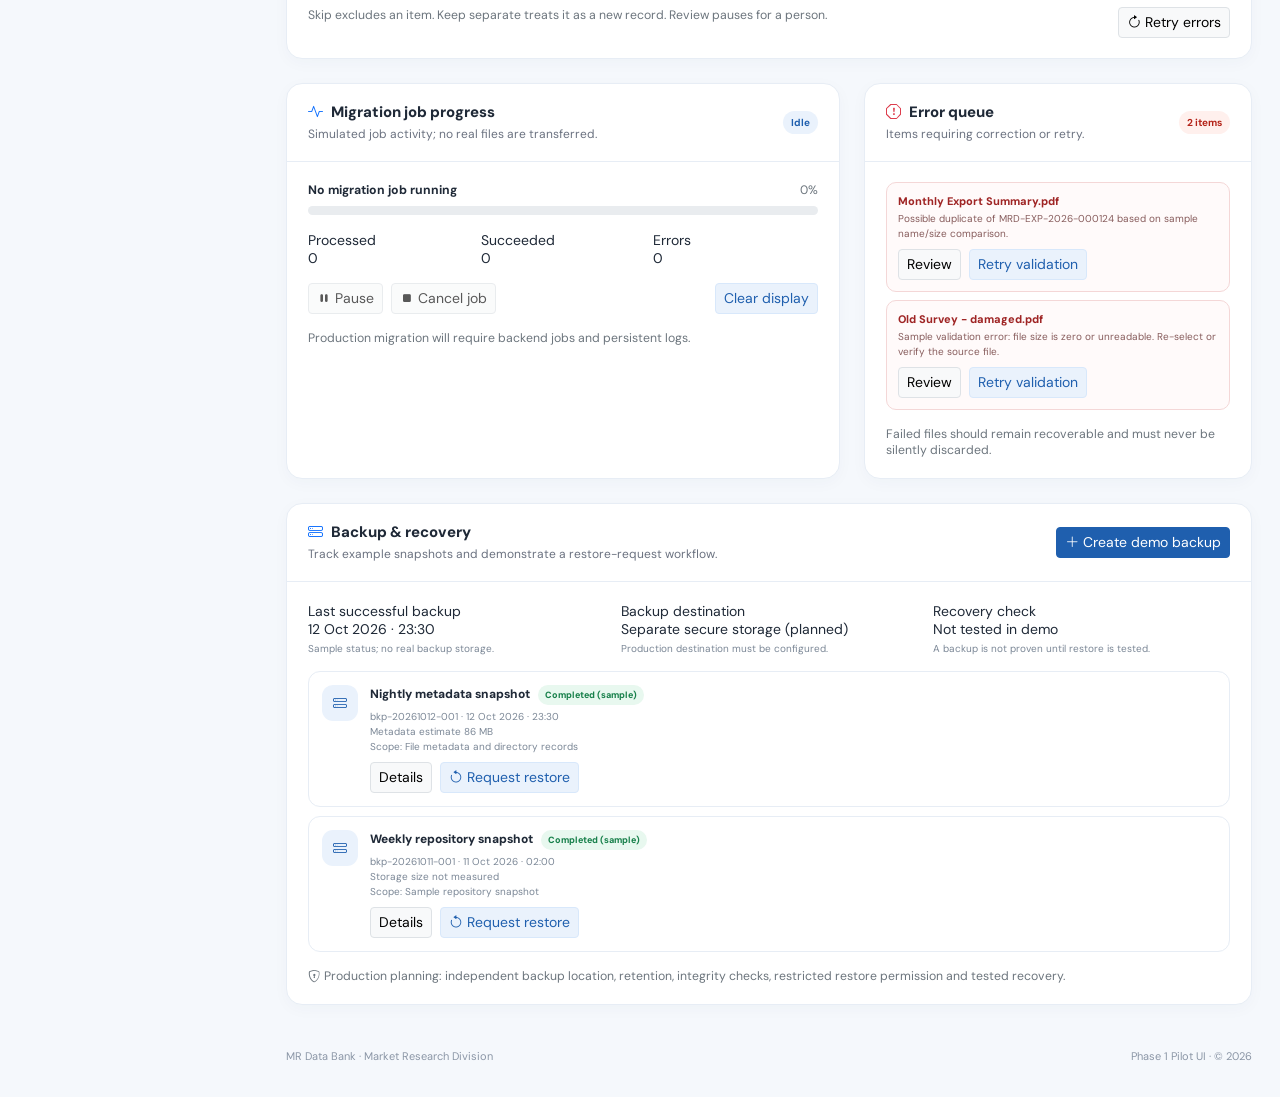
<file: migration-backup.html>
<!doctype html>
<html lang="en">
<head>
<meta charset="utf-8">
<meta name="viewport" content="width=device-width, initial-scale=1">
<title>Migration &amp; Backup | MR Data Bank</title>
<link rel="preconnect" href="https://fonts.googleapis.com">
<link href="https://fonts.googleapis.com/css2?family=DM+Sans:wght@400;500;600;700;800&display=swap" rel="stylesheet">
<link href="https://cdn.jsdelivr.net/npm/bootstrap@5.3.3/dist/css/bootstrap.min.css" rel="stylesheet">
<link href="https://cdn.jsdelivr.net/npm/bootstrap-icons@1.11.3/font/bootstrap-icons.min.css" rel="stylesheet">
<link href="assets/css/layout.css" rel="stylesheet">
<style>
.migration-stat{padding:17px 19px;height:100%;display:flex;align-items:center;gap:13px}.migration-stat .stat-icon{width:42px;height:42px;flex:0 0 auto}.migration-stat .stat-value{font-size:24px;margin-top:3px}.migration-stat .stat-label{font-size:11px}
.filter-label{font-size:10px;color:#6b7788;text-transform:uppercase;letter-spacing:.06em;font-weight:800;margin-bottom:6px}.form-control,.form-select,.input-group-text{font-size:12px;border-color:#e2e8f0}
.migration-zone{border:2px dashed #bfd4ee;background:#f8fbff;border-radius:15px;padding:27px 18px;text-align:center;transition:background .15s,border-color .15s}.migration-zone.drag-over{background:#eaf3ff;border-color:#1f5fae}
.migration-symbol{height:52px;width:52px;border-radius:15px;background:#e7f1ff;color:#1f5fae;display:grid;place-items:center;font-size:24px;margin:0 auto 12px}.format-chip{display:inline-flex;border:1px solid #e5ebf3;border-radius:7px;padding:4px 7px;background:#fff;color:#566579;font-size:9px;font-weight:800;margin:2px}
.step-number{width:27px;height:27px;display:inline-grid;place-items:center;border-radius:8px;background:#eaf2fc;color:#1f5fae;font-size:11px;font-weight:800;margin-right:8px}
.workflow-step{display:flex;align-items:flex-start;gap:11px;padding:12px 0;border-bottom:1px solid #edf1f6}.workflow-step:last-child{border-bottom:0}.workflow-icon{width:33px;height:33px;border-radius:10px;background:#eef5ff;color:#1f5fae;display:grid;place-items:center;flex:0 0 auto}.workflow-title{font-size:12px;font-weight:800}.workflow-copy{font-size:10px;color:#7b8796;line-height:1.55;margin-top:3px}
.queue-badge{display:inline-flex;align-items:center;gap:5px;border-radius:20px;padding:5px 8px;font-size:10px;font-weight:700;white-space:nowrap}.queue-staged{background:#eaf2fc;color:#1f5fae}.queue-ready{background:#e8f8ef;color:#18804b}.queue-duplicate{background:#fff5df;color:#9a6700}.queue-error{background:#fff0ed;color:#b42318}.queue-migrated{background:#edf1f6;color:#637083}
.file-short{font-size:12px;font-weight:800;color:#26374d;overflow-wrap:anywhere}.file-meta-small{font-size:10px;color:#7b8796;margin-top:4px}.mini-progress{height:6px;border-radius:99px;background:#edf1f6;overflow:hidden;min-width:64px}.mini-progress .progress-bar{border-radius:99px}
.queue-empty{padding:37px 18px;text-align:center;color:#7b8796}.queue-empty i{font-size:28px;color:#b0becf}.queue-actions{display:flex;gap:4px;white-space:nowrap}.queue-action{width:30px;height:30px;display:inline-grid;place-items:center;border:1px solid #e5ebf2;background:#fff;color:#607086;border-radius:8px}.queue-action:hover{color:#1f5fae;background:#edf5ff;border-color:#cce0fb}
.duplicate-box{border:1px solid #f5d996;background:#fffaf0;color:#79520a;border-radius:11px;padding:10px 12px;font-size:11px;line-height:1.55}.error-item{border:1px solid #f4d7d7;background:#fffafa;padding:11px;border-radius:10px;margin-bottom:8px}.error-item:last-child{margin-bottom:0}.error-title{font-size:11px;font-weight:800;color:#9f2525}.error-copy{font-size:10px;color:#875c5c;line-height:1.5;margin-top:3px}
.backup-item{border:1px solid #e7edf5;border-radius:12px;padding:13px;display:flex;gap:12px;align-items:flex-start;margin-bottom:9px}.backup-icon{width:36px;height:36px;border-radius:11px;background:#eaf2fc;color:#1f5fae;display:grid;place-items:center;flex:0 0 auto}.backup-title{font-size:12px;font-weight:800;line-height:1.45}.backup-meta{font-size:10px;color:#7b8796;margin-top:4px;line-height:1.5}.backup-status{font-size:9px;font-weight:800;color:#18804b;background:#e8f8ef;border-radius:20px;padding:4px 7px}.import-hint{font-size:10px;color:#718096;line-height:1.65}
@media(max-width:767.98px){.page-content{padding:18px 12px}.panel-header{align-items:flex-start;flex-direction:column}.panel-header .header-actions{width:100%;display:flex}.panel-header .header-actions .btn{flex:1}.migration-stat{padding:14px 12px;gap:9px}.migration-stat .stat-value{font-size:21px}}
</style>
</head>
<body data-page="migration">
<div class="app-shell">
<aside class="sidebar" aria-label="Main navigation">
<div class="brand"><div class="brand-mark"><i class="bi bi-layers-half"></i></div><div class="brand-copy"><div class="brand-name">MR DATA BANK</div><span class="brand-sub">Market Research Division</span></div></div>
<div class="sidebar-scroll" id="desktopSidebarContent">
<div class="nav-caption">WORKSPACE</div>
<a class="sidebar-link" href="index.html" data-page="dashboard" title="Dashboard"><i class="bi bi-grid-1x2"></i><span>Dashboard</span></a>
<a class="sidebar-link" href="data-bank.html" data-page="files" title="File Data"><i class="bi bi-folder2-open"></i><span>File Data</span></a>
<a class="sidebar-link" href="upload-files.html" data-page="upload" title="Upload Files"><i class="bi bi-cloud-arrow-up"></i><span>Upload Files</span></a>
<a class="sidebar-link" href="categories-management.html" data-page="categories" title="Categories"><i class="bi bi-tags"></i><span>Categories</span></a>
<div class="nav-caption">INDUSTRY &amp; OUTREACH</div>
<a class="sidebar-link" href="industry-directory.html" data-page="industry" title="Industry Directory"><i class="bi bi-buildings"></i><span>Industry Directory</span></a>
<a class="sidebar-link" href="email-communication.html" data-page="email" title="Email Communication"><i class="bi bi-envelope-paper"></i><span>Email Communication</span></a>
<div class="nav-caption">MY WORKSPACE</div>
<a class="sidebar-link" href="#" data-page="my-uploads" title="My Uploads" data-demo-action="My Uploads will be connected to accounts later."><i class="bi bi-cloud-upload"></i><span>My Uploads</span></a>
<a class="sidebar-link" href="#" data-page="favorites" title="Favorites" data-demo-action="Favorites will be connected later."><i class="bi bi-star"></i><span>Favorites</span></a>
<a class="sidebar-link" href="#" data-page="recent" title="Recently Viewed" data-demo-action="Recent history will be connected later."><i class="bi bi-clock-history"></i><span>Recently Viewed</span></a>
<div class="nav-caption">ADMINISTRATION</div>
<a class="sidebar-link" href="user-management.html" data-page="users" title="User Management"><i class="bi bi-people"></i><span>User Management</span></a>
<a class="sidebar-link" href="user-management.html#permissions" data-page="permissions" title="Permissions"><i class="bi bi-shield-lock"></i><span>Permissions</span></a>
<a class="sidebar-link" href="migration-backup.html" data-page="migration" title="Migration &amp; Backup"><i class="bi bi-arrow-repeat"></i><span>Migration &amp; Backup</span></a>
<a class="sidebar-link" href="audit-logs.html" data-page="audit" title="Audit Logs"><i class="bi bi-journal-text"></i><span>Audit Logs</span></a>
</div>
<div class="sidebar-footer"><div class="d-flex align-items-center gap-2 justify-content-center justify-content-lg-start"><i class="bi bi-shield-check fs-5"></i><div class="sidebar-footer-copy"><div class="fw-bold small text-white">Secure Workspace</div><div class="small">Phase 1 · Pilot UI</div></div></div></div>
</aside>
<div class="main-area">
<header class="topbar">
<button class="icon-btn mobile-menu-button" id="mobileMenuToggle" type="button" aria-label="Open navigation" data-bs-toggle="offcanvas" data-bs-target="#mobileSidebar"><i class="bi bi-list"></i></button>
<button class="icon-btn d-none d-lg-inline-grid" id="sidebarToggle" type="button" aria-label="Collapse or expand sidebar" title="Collapse sidebar"><i class="bi bi-layout-sidebar-inset"></i></button>
<div class="global-search"><i class="bi bi-search"></i><input class="form-control" id="globalSearch" type="search" placeholder="Search files, jobs, backups..." aria-label="Search this page"></div><div class="topbar-spacer"></div>
<div class="notification-wrap"><button class="icon-btn" type="button" data-demo-action="Notifications panel is a frontend demo." aria-label="Notifications"><i class="bi bi-bell"></i></button><span class="notification-dot"></span></div>
<div class="dropdown"><button class="profile-button" type="button" data-bs-toggle="dropdown" aria-expanded="false"><div class="avatar">SS</div><div class="profile-copy"><div class="profile-name">Soheb Siddique</div><div class="profile-role">Administrator</div></div><i class="bi bi-chevron-down profile-chevron small text-secondary ms-1"></i></button><ul class="dropdown-menu dropdown-menu-end shadow-sm border-0 mt-2"><li><h6 class="dropdown-header">Soheb Siddique</h6></li><li><a class="dropdown-item" href="#" data-demo-action="Profile settings are not connected."><i class="bi bi-person me-2"></i>My Profile</a></li><li><a class="dropdown-item" href="#" data-demo-action="Settings are not connected."><i class="bi bi-gear me-2"></i>Settings</a></li><li><hr class="dropdown-divider"></li><li><a class="dropdown-item text-danger" href="MR_Data_Bank_Login_UI/admin-login.html"><i class="bi bi-box-arrow-right me-2"></i>Logout (demo)</a></li></ul></div>
</header>
<main class="page-content">
<div class="page-heading"><div><nav aria-label="breadcrumb"><ol class="breadcrumb"><li class="breadcrumb-item"><a href="index.html">Home</a></li><li class="breadcrumb-item active" aria-current="page">Migration &amp; Backup</li></ol></nav><h1 class="page-title">Migration &amp; Backup Management</h1><div class="page-subtitle">Stage existing files, classify them, resolve duplicates and monitor migration and backup status.</div></div><div class="heading-actions d-flex gap-2"><button class="btn btn-soft btn-sm px-3" id="exportQueueButton"><i class="bi bi-download me-1"></i>Export queue</button><button class="btn btn-primary btn-sm px-3" id="createBackupTop"><i class="bi bi-shield-check me-1"></i>Create backup</button></div></div>
<div class="alert alert-primary border-0 d-flex gap-2 align-items-start py-3 mb-4" role="note" style="background:#eaf2fc;color:#234c80"><i class="bi bi-info-circle-fill mt-1"></i><div class="small"><strong>Demo mode:</strong> queue processing and backup records are simulated in this browser. Files are not uploaded, migrated or backed up on a server.</div></div>
<div class="row g-3 mb-4">
<div class="col-6 col-xl-3"><div class="card-panel migration-stat"><div class="stat-icon"><i class="bi bi-files"></i></div><div><div class="stat-label">Files in staging</div><div class="stat-value" id="statStaged">0</div></div></div></div>
<div class="col-6 col-xl-3"><div class="card-panel migration-stat"><div class="stat-icon" style="background:#e8f8ef;color:#198754"><i class="bi bi-check2-circle"></i></div><div><div class="stat-label">Ready to migrate</div><div class="stat-value" id="statReady">0</div></div></div></div>
<div class="col-6 col-xl-3"><div class="card-panel migration-stat"><div class="stat-icon" style="background:#fff4df;color:#9a6700"><i class="bi bi-files-alt"></i></div><div><div class="stat-label">Needs review</div><div class="stat-value" id="statReview">0</div></div></div></div>
<div class="col-6 col-xl-3"><div class="card-panel migration-stat"><div class="stat-icon" style="background:#f0ebff;color:#6941c6"><i class="bi bi-hdd-stack"></i></div><div><div class="stat-label">Backup snapshots</div><div class="stat-value" id="statBackups">0</div></div></div></div>
</div>
<div class="row g-4 mb-4">
<div class="col-xl-7"><section class="card-panel h-100"><div class="panel-header"><div><h2 class="panel-title"><span class="step-number">1</span>Import files into staging</h2><div class="panel-subtitle">Choose legacy files before moving them to the final Data Bank.</div></div></div><div class="panel-body">
<div class="migration-zone" id="migrationDropZone" role="button" tabindex="0" aria-label="Choose legacy files to stage"><div class="migration-symbol"><i class="bi bi-cloud-arrow-up"></i></div><h3 class="h6 fw-bold">Drop legacy files here</h3><div class="small text-secondary mb-3">or select files from your computer</div><button type="button" class="btn btn-primary btn-sm" id="browseLegacyFiles"><i class="bi bi-folder2-open me-1"></i>Choose files</button><input type="file" id="legacyFileInput" class="d-none" multiple accept=".pdf,.xls,.xlsx,.csv,.doc,.docx,.jpg,.jpeg,.png"><div class="mt-3"><span class="format-chip">PDF</span><span class="format-chip">XLS/XLSX</span><span class="format-chip">CSV</span><span class="format-chip">DOC/DOCX</span><span class="format-chip">JPG/JPEG</span><span class="format-chip">PNG</span></div></div>
<div class="d-flex flex-wrap justify-content-between align-items-center gap-2 mt-3"><div class="small text-secondary">Mixed legacy files enter staging first; classify and validate before final import.</div><button type="button" class="btn btn-link btn-sm text-decoration-none" id="clearStagedButton">Clear newly selected files</button></div></div></section></div>
<div class="col-xl-5"><section class="card-panel h-100"><div class="panel-header"><div><h2 class="panel-title"><span class="step-number">2</span>Migration workflow</h2><div class="panel-subtitle">Recommended file lifecycle.</div></div></div><div class="panel-body">
<div class="workflow-step"><div class="workflow-icon"><i class="bi bi-inbox"></i></div><div><div class="workflow-title">Import → Staging</div><div class="workflow-copy">Record source, filename, size and a stable staging reference.</div></div></div>
<div class="workflow-step"><div class="workflow-icon"><i class="bi bi-tags"></i></div><div><div class="workflow-title">Classification</div><div class="workflow-copy">Assign a category and add missing metadata before validation.</div></div></div>
<div class="workflow-step"><div class="workflow-icon"><i class="bi bi-shield-check"></i></div><div><div class="workflow-title">Validation &amp; duplicate review</div><div class="workflow-copy">Validate file type/content and compare a cryptographic checksum.</div></div></div>
<div class="workflow-step"><div class="workflow-icon"><i class="bi bi-database-check"></i></div><div><div class="workflow-title">Final Data Bank</div><div class="workflow-copy">Assign a unique File ID, store securely and write an audit event.</div></div></div>
<div class="small text-secondary mt-3"><i class="bi bi-exclamation-triangle text-warning me-1"></i>Production should support resumable jobs, access control, retry queues, server-side hashing and rollback.</div>
</div></section></div>
</div>
<section class="card-panel mb-4"><div class="panel-header flex-wrap"><div><h2 class="panel-title"><span class="step-number">3</span>Staging queue</h2><div class="panel-subtitle">Classify files and resolve possible duplicates before migration.</div></div><div class="header-actions d-flex gap-2"><button type="button" class="btn btn-soft btn-sm" id="checkDuplicatesButton"><i class="bi bi-files me-1"></i>Check duplicates</button><button type="button" class="btn btn-primary btn-sm" id="startMigrationButton"><i class="bi bi-play-fill me-1"></i>Start migration</button></div></div>
<div class="panel-body border-bottom"><div class="row g-3"><div class="col-12 col-md-5"><div class="filter-label">Search staged files</div><div class="input-group"><span class="input-group-text bg-white border-end-0"><i class="bi bi-search text-secondary"></i></span><input class="form-control border-start-0" id="queueSearch" type="search" placeholder="Name, ID or category"></div></div><div class="col-6 col-md-3"><div class="filter-label">Queue status</div><select class="form-select" id="queueStatusFilter"><option value="">All statuses</option><option>Staged</option><option>Ready</option><option>Duplicate review</option><option>Error</option><option>Migrated (demo)</option><option>Skipped</option></select></div><div class="col-6 col-md-4"><div class="filter-label">Default category for new files</div><select class="form-select" id="defaultCategory"><option>Research &amp; Reports</option><option>Production</option><option>Domestic Market</option><option>International Trade</option><option>Cotton</option><option>MMF</option><option>Silk</option><option>Wool</option><option>Handloom</option><option>Apparel</option><option>Technical Textiles</option><option>Processing</option><option>To be classified</option></select></div></div></div>
<div class="panel-body pb-0"><div class="d-flex flex-wrap align-items-center justify-content-between gap-2 mb-2"><span class="small text-secondary" id="queueCount">0 files in queue</span><span class="small text-secondary">Demo duplicate check: filename + file size only</span></div></div>
<div class="table-responsive"><table class="table" id="stagingTable"><thead><tr><th class="ps-4">File</th><th>Source / size</th><th>Category</th><th>Status</th><th>Duplicate decision</th><th>Progress</th><th class="pe-4">Actions</th></tr></thead><tbody id="stagingTableBody"></tbody></table><div class="queue-empty" id="emptyQueue"><i class="bi bi-inbox d-block mb-2"></i><strong class="d-block text-dark mb-1">Staging queue is empty</strong><span class="small">Choose files above to begin, or review the sample queue entries.</span></div></div>
<div class="panel-body border-top d-flex flex-wrap justify-content-between gap-2"><span class="small text-secondary">Skip excludes an item. Keep separate treats it as a new record. Review pauses for a person.</span><button type="button" class="btn btn-light border btn-sm" id="retryErrorsButton"><i class="bi bi-arrow-clockwise me-1"></i>Retry errors</button></div>
</section>
<div class="row g-4 mb-4">
<div class="col-xl-7"><section class="card-panel h-100"><div class="panel-header"><div><h2 class="panel-title"><i class="bi bi-activity me-2 text-primary"></i>Migration job progress</h2><div class="panel-subtitle">Simulated job activity; no real files are transferred.</div></div><span class="queue-badge queue-staged" id="jobStateBadge">Idle</span></div><div class="panel-body">
<div class="d-flex justify-content-between align-items-center gap-2 mb-2"><strong class="small" id="jobTitle">No migration job running</strong><span class="small text-secondary" id="jobPercent">0%</span></div><div class="progress mb-3" style="height:9px" role="progressbar" aria-label="Migration progress" aria-valuemin="0" aria-valuemax="100" aria-valuenow="0" id="jobProgress"><div class="progress-bar progress-bar-striped" id="jobProgressBar" style="width:0%"></div></div>
<div class="row g-2"><div class="col-4"><div class="detail-cell"><div class="detail-label">Processed</div><div class="detail-value" id="jobProcessed">0</div></div></div><div class="col-4"><div class="detail-cell"><div class="detail-label">Succeeded</div><div class="detail-value" id="jobSuccess">0</div></div></div><div class="col-4"><div class="detail-cell"><div class="detail-label">Errors</div><div class="detail-value" id="jobErrors">0</div></div></div></div>
<div class="d-flex gap-2 mt-3"><button class="btn btn-light border btn-sm" id="pauseMigrationButton" disabled><i class="bi bi-pause-fill me-1"></i>Pause</button><button class="btn btn-light border btn-sm" id="cancelMigrationButton" disabled><i class="bi bi-stop-fill me-1"></i>Cancel job</button><button class="btn btn-soft btn-sm ms-auto" id="clearJobButton">Clear display</button></div><div class="small text-secondary mt-3" id="jobMessage" aria-live="polite">Production migration will require backend jobs and persistent logs.</div>
</div></section></div>
<div class="col-xl-5"><section class="card-panel h-100"><div class="panel-header"><div><h2 class="panel-title"><i class="bi bi-exclamation-octagon me-2 text-danger"></i>Error queue</h2><div class="panel-subtitle">Items requiring correction or retry.</div></div><span class="queue-badge queue-error" id="errorCountBadge">0 errors</span></div><div class="panel-body"><div id="errorQueue"><div class="queue-empty py-3"><i class="bi bi-check-circle d-block mb-2"></i>No errors currently in the demo queue.</div></div><div class="small text-secondary mt-3">Failed files should remain recoverable and must never be silently discarded.</div></div></section></div>
</div>
<section class="card-panel mb-4"><div class="panel-header flex-wrap"><div><h2 class="panel-title"><i class="bi bi-hdd-stack me-2 text-primary"></i>Backup &amp; recovery</h2><div class="panel-subtitle">Track example snapshots and demonstrate a restore-request workflow.</div></div><div class="header-actions d-flex gap-2"><button type="button" class="btn btn-primary btn-sm" id="createBackupButton"><i class="bi bi-plus-lg me-1"></i>Create demo backup</button></div></div>
<div class="panel-body"><div class="row g-3 mb-3"><div class="col-md-4"><div class="detail-cell"><div class="detail-label">Last successful backup</div><div class="detail-value" id="lastBackupValue">Not available</div><div class="file-meta-small">Sample status; no real backup storage.</div></div></div><div class="col-md-4"><div class="detail-cell"><div class="detail-label">Backup destination</div><div class="detail-value">Separate secure storage (planned)</div><div class="file-meta-small">Production destination must be configured.</div></div></div><div class="col-md-4"><div class="detail-cell"><div class="detail-label">Recovery check</div><div class="detail-value" id="recoveryCheckValue">Not tested in demo</div><div class="file-meta-small">A backup is not proven until restore is tested.</div></div></div></div><div id="backupList"></div><div class="small text-secondary mt-3"><i class="bi bi-shield-lock me-1"></i>Production planning: independent backup location, retention, integrity checks, restricted restore permission and tested recovery.</div></div></section>
<div class="footer-note d-flex flex-wrap justify-content-between gap-2"><span>MR Data Bank · Market Research Division</span><span>Phase 1 Pilot UI · © <span id="currentYear"></span></span></div>
</main></div></div>
<div class="offcanvas offcanvas-start" tabindex="-1" id="mobileSidebar" aria-labelledby="mobileSidebarLabel"><div class="offcanvas-header border-bottom border-light border-opacity-10"><div class="fw-bold" id="mobileSidebarLabel"><i class="bi bi-layers-half me-2"></i>MR DATA BANK</div><button type="button" class="btn-close" data-bs-dismiss="offcanvas" aria-label="Close"></button></div><div class="offcanvas-body p-0"><div class="sidebar h-100"><div class="sidebar-scroll" id="mobileSidebarContent"></div></div></div></div>
<div class="toast-container position-fixed bottom-0 end-0 p-3"><div id="demoToast" class="toast align-items-center text-bg-dark border-0" role="status" aria-live="polite" aria-atomic="true"><div class="d-flex"><div class="toast-body" id="demoToastBody">Demo action</div><button type="button" class="btn-close btn-close-white me-2 m-auto" data-bs-dismiss="toast" aria-label="Close"></button></div></div></div>
<div class="modal fade" id="duplicateDecisionModal" tabindex="-1" aria-labelledby="duplicateDecisionTitle" aria-hidden="true"><div class="modal-dialog modal-dialog-centered"><div class="modal-content border-0 shadow"><div class="modal-header"><h2 class="modal-title fs-5 fw-bold" id="duplicateDecisionTitle">Duplicate detected</h2><button type="button" class="btn-close" data-bs-dismiss="modal" aria-label="Close"></button></div><div class="modal-body"><div class="duplicate-box" id="duplicateDetailsText"></div><p class="small mt-3 mb-0">Production should compare server-side checksums and provide a human-review path.</p></div><div class="modal-footer flex-wrap"><button class="btn btn-light border me-auto" data-dupe-choice="Review">Review later</button><button class="btn btn-outline-danger" data-dupe-choice="Skip">Skip file</button><button class="btn btn-primary" data-dupe-choice="Keep separate">Keep separate</button></div></div></div></div>
<div class="modal fade" id="restoreBackupModal" tabindex="-1" aria-labelledby="restoreBackupTitle" aria-hidden="true"><div class="modal-dialog modal-dialog-centered"><div class="modal-content border-0 shadow"><div class="modal-header"><h2 class="modal-title fs-5 fw-bold" id="restoreBackupTitle">Request backup restore</h2><button type="button" class="btn-close" data-bs-dismiss="modal" aria-label="Close"></button></div><div class="modal-body"><div class="alert alert-warning small"><i class="bi bi-exclamation-triangle me-1"></i>A real restore can overwrite files or data. Production restore requires strict authorization, scope confirmation and audit logging.</div><p class="small mb-1" id="restoreBackupText"></p><div class="small text-secondary">This demo records a simulated request only; it restores nothing.</div></div><div class="modal-footer"><button class="btn btn-light border" data-bs-dismiss="modal">Cancel</button><button class="btn btn-primary" id="confirmRestoreButton">Create demo restore request</button></div></div></div></div>
<script src="https://cdn.jsdelivr.net/npm/bootstrap@5.3.3/dist/js/bootstrap.bundle.min.js"></script><script src="assets/js/layout.js"></script><script src="assets/js/migration-backup.js"></script>
</body>
</html>
</file>
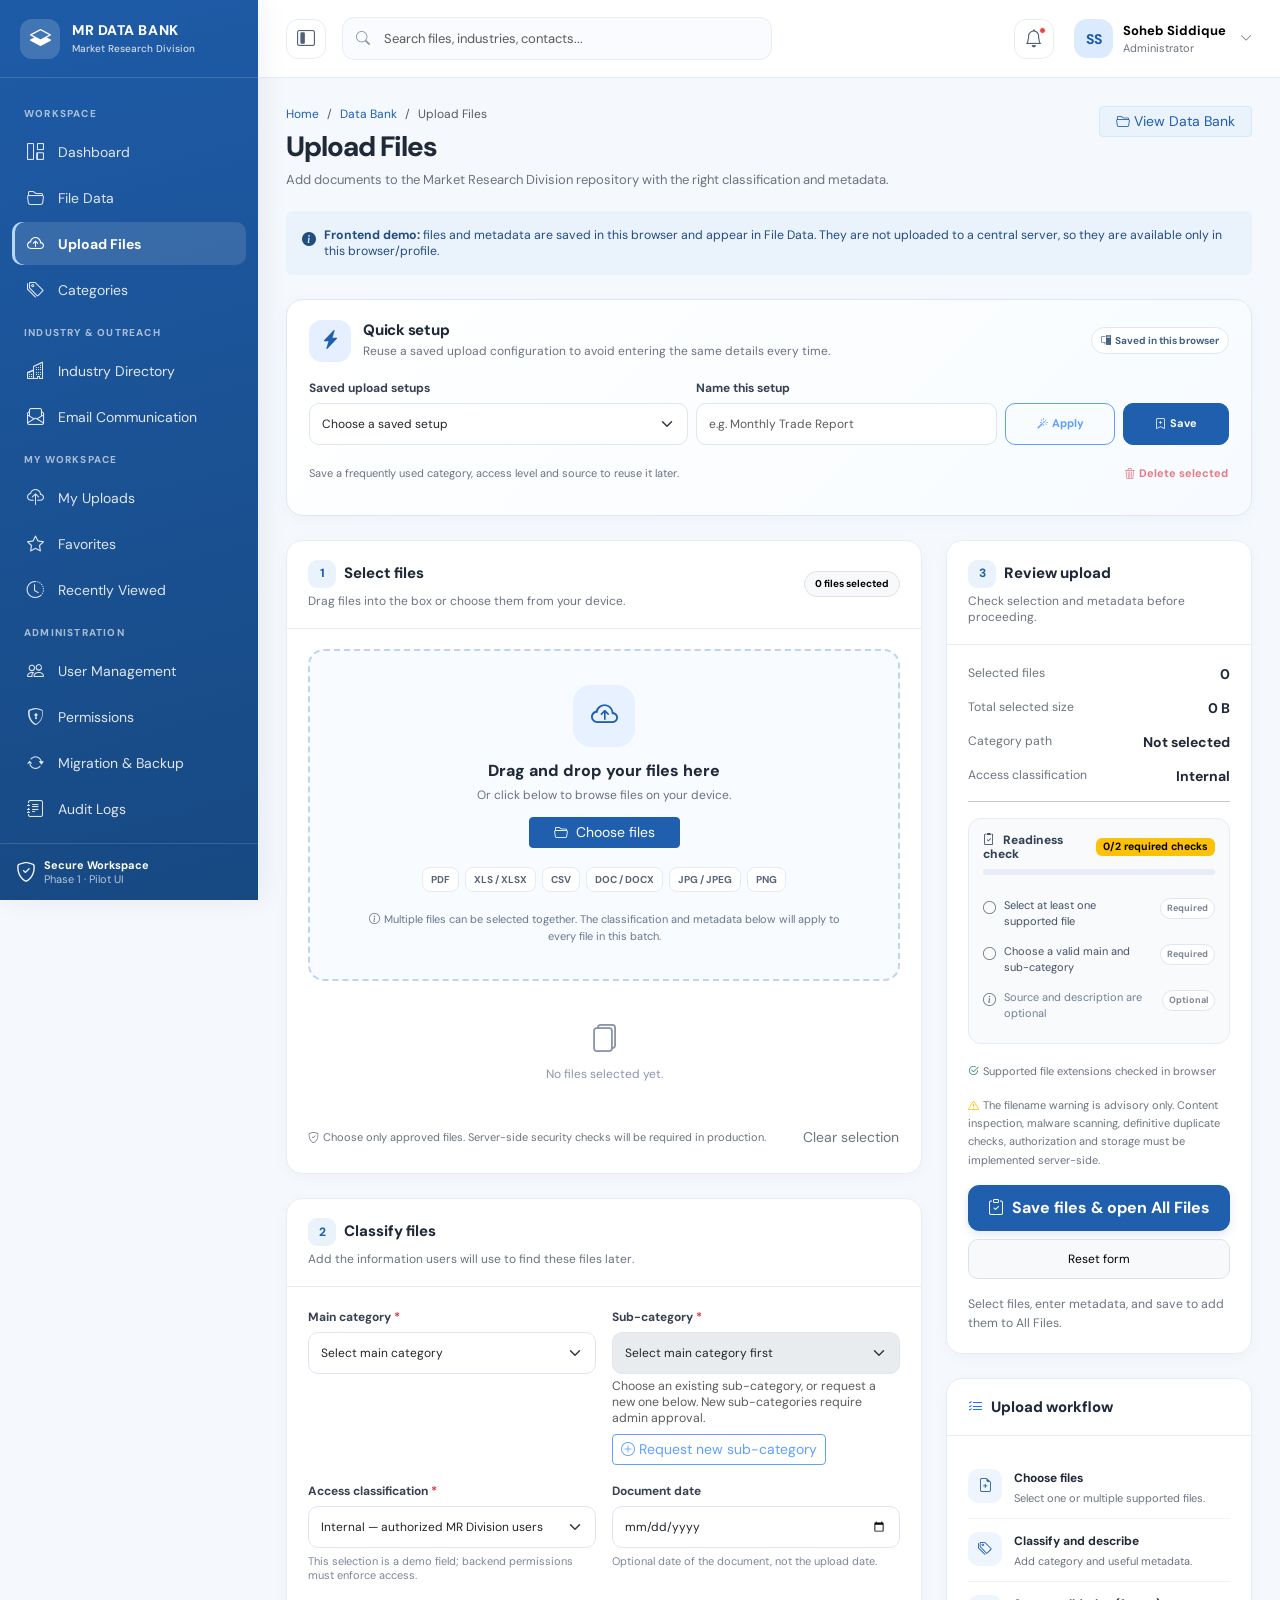
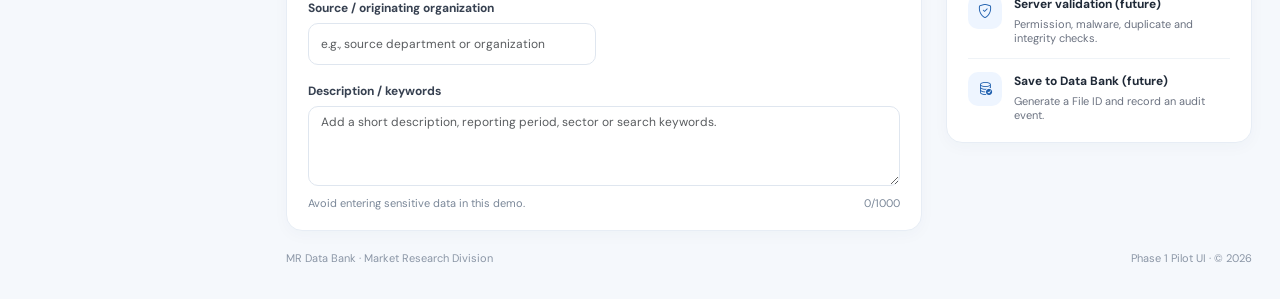
<file: upload-files.html>
<!doctype html>
<html lang="en">
<head>
  <meta charset="utf-8">
  <meta name="viewport" content="width=device-width, initial-scale=1">
  <meta name="description" content="MR Data Bank Phase 1 upload files module demonstration">
  <title>Upload Files | MR Data Bank</title>
  <link rel="preconnect" href="https://fonts.googleapis.com">
  <link rel="preconnect" href="https://fonts.gstatic.com" crossorigin>
  <link href="https://fonts.googleapis.com/css2?family=DM+Sans:wght@400;500;600;700;800&display=swap" rel="stylesheet">
  <link href="https://cdn.jsdelivr.net/npm/bootstrap@5.3.3/dist/css/bootstrap.min.css" rel="stylesheet">
  <link href="https://cdn.jsdelivr.net/npm/bootstrap-icons@1.11.3/font/bootstrap-icons.min.css" rel="stylesheet">
  <link href="assets/css/layout.css" rel="stylesheet">
  <link href="assets/css/upload-advanced.css" rel="stylesheet">
  <style>
    .upload-zone{border:2px dashed #bfd4ee;background:#f8fbff;border-radius:16px;padding:34px 20px;text-align:center;transition:background .15s,border-color .15s;cursor:pointer}
    .upload-zone.drag-over{background:#eaf3ff;border-color:#1f5fae}
    .upload-symbol{width:62px;height:62px;border-radius:18px;background:#e7f1ff;color:#1f5fae;display:grid;place-items:center;font-size:27px;margin:0 auto 14px}
    .upload-zone h3{font-size:16px;font-weight:800;margin-bottom:7px}
    .upload-zone p{font-size:12px;color:#6b7280;margin-bottom:14px}
    .format-chip{display:inline-flex;border:1px solid #e5ebf3;border-radius:8px;padding:5px 8px;background:#fff;color:#566579;font-size:10px;font-weight:700;margin:3px}
    .selected-file{display:flex;align-items:center;gap:12px;border:1px solid #e7edf5;border-radius:12px;padding:12px;margin-bottom:9px;background:#fff}
    .selected-file .file-name{overflow-wrap:anywhere}
    .file-remove{border:0;background:#f4f6f9;color:#7a8798;border-radius:8px;width:32px;height:32px;flex:0 0 auto}
    .file-remove:hover{background:#fff0ed;color:#c0392b}
    .upload-empty{padding:24px 12px;color:#8a96a7;text-align:center;font-size:12px}
    .upload-help{font-size:11px;color:#6b7280;line-height:1.65}
    .section-step{width:28px;height:28px;display:inline-grid;place-items:center;border-radius:9px;background:#eaf2fc;color:#1f5fae;font-weight:800;margin-right:8px;font-size:12px}
    .metadata-label{font-size:12px;font-weight:700;color:#374151;margin-bottom:7px}
    .hint{font-size:11px;color:#7a8798;margin-top:6px}
    @media(max-width:575px){.upload-zone{padding:26px 14px}.upload-symbol{width:54px;height:54px}}
  </style>
</head>
<body data-page="upload">
<div class="app-shell">
  <aside class="sidebar" aria-label="Main navigation">
    <div class="brand"><div class="brand-mark"><i class="bi bi-layers-half"></i></div><div class="brand-copy"><div class="brand-name">MR DATA BANK</div><span class="brand-sub">Market Research Division</span></div></div>
    <div class="sidebar-scroll" id="desktopSidebarContent">
      <div class="nav-caption">WORKSPACE</div>
      <a class="sidebar-link" href="index.html" data-page="dashboard" title="Dashboard"><i class="bi bi-grid-1x2"></i><span>Dashboard</span></a>
      <a class="sidebar-link" href="data-bank.html" data-page="files" title="File Data"><i class="bi bi-folder2-open"></i><span>File Data</span></a>
      <a class="sidebar-link" href="upload-files.html" data-page="upload" title="Upload Files"><i class="bi bi-cloud-arrow-up"></i><span>Upload Files</span></a>
      <a class="sidebar-link" href="categories-management.html" data-page="categories" title="Categories"><i class="bi bi-tags"></i><span>Categories</span></a>
      <div class="nav-caption">INDUSTRY &amp; OUTREACH</div>
      <a class="sidebar-link" href="industry-directory.html" data-page="industry" title="Industry Directory"><i class="bi bi-buildings"></i><span>Industry Directory</span></a>
      <a class="sidebar-link" href="email-communication.html" data-page="email" title="Email Communication"><i class="bi bi-envelope-paper"></i><span>Email Communication</span></a>
      <div class="nav-caption">MY WORKSPACE</div>
      <a class="sidebar-link" href="#" data-page="my-uploads" title="My Uploads" data-demo-action="My Uploads will be connected to user accounts later."><i class="bi bi-cloud-upload"></i><span>My Uploads</span></a>
      <a class="sidebar-link" href="#" data-page="favorites" title="Favorites" data-demo-action="Favorites will be connected to saved records later."><i class="bi bi-star"></i><span>Favorites</span></a>
      <a class="sidebar-link" href="#" data-page="recent" title="Recently Viewed" data-demo-action="Recently Viewed will be connected to activity history later."><i class="bi bi-clock-history"></i><span>Recently Viewed</span></a>
      <div class="nav-caption">ADMINISTRATION</div>
      <a class="sidebar-link" href="user-management.html" data-page="users" title="User Management"><i class="bi bi-people"></i><span>User Management</span></a>
      <a class="sidebar-link" href="user-management.html#permissions" data-page="permissions" title="Permissions"><i class="bi bi-shield-lock"></i><span>Permissions</span></a>
      <a class="sidebar-link" href="migration-backup.html" data-page="migration" title="Migration &amp; Backup"><i class="bi bi-arrow-repeat"></i><span>Migration &amp; Backup</span></a>
      <a class="sidebar-link" href="audit-logs.html" data-page="audit" title="Audit Logs"><i class="bi bi-journal-text"></i><span>Audit Logs</span></a>
    </div>
    <div class="sidebar-footer"><div class="d-flex align-items-center gap-2 justify-content-center justify-content-lg-start"><i class="bi bi-shield-check fs-5"></i><div class="sidebar-footer-copy"><div class="fw-bold small text-white">Secure Workspace</div><div class="small">Phase 1 · Pilot UI</div></div></div></div>
  </aside>

  <div class="main-area">
    <header class="topbar">
      <button class="icon-btn mobile-menu-button" id="mobileMenuToggle" type="button" aria-label="Open navigation" data-bs-toggle="offcanvas" data-bs-target="#mobileSidebar"><i class="bi bi-list"></i></button>
      <button class="icon-btn d-none d-lg-inline-grid" id="sidebarToggle" type="button" aria-label="Collapse or expand sidebar" title="Collapse sidebar"><i class="bi bi-layout-sidebar-inset"></i></button>
      <div class="global-search"><i class="bi bi-search"></i><input class="form-control" id="globalSearch" type="search" placeholder="Search files, industries, contacts..." aria-label="Search this page"></div>
      <div class="topbar-spacer"></div>
      <div class="notification-wrap"><button class="icon-btn" type="button" data-demo-action="Notifications panel is a frontend demo." aria-label="Notifications"><i class="bi bi-bell"></i></button><span class="notification-dot"></span></div>
      <div class="dropdown"><button class="profile-button" type="button" data-bs-toggle="dropdown" aria-expanded="false"><div class="avatar">SS</div><div class="profile-copy"><div class="profile-name">Soheb Siddique</div><div class="profile-role">Administrator</div></div><i class="bi bi-chevron-down profile-chevron small text-secondary ms-1"></i></button>
        <ul class="dropdown-menu dropdown-menu-end shadow-sm border-0 mt-2"><li><h6 class="dropdown-header">Soheb Siddique</h6></li><li><a class="dropdown-item" href="#" data-demo-action="Profile settings are not connected to a backend yet."><i class="bi bi-person me-2"></i>My Profile</a></li><li><a class="dropdown-item" href="#" data-demo-action="Settings will be available after backend integration."><i class="bi bi-gear me-2"></i>Settings</a></li><li><hr class="dropdown-divider"></li><li><a class="dropdown-item text-danger" href="MR_Data_Bank_Login_UI/admin-login.html"><i class="bi bi-box-arrow-right me-2"></i>Logout (demo)</a></li></ul>
      </div>
    </header>

    <main class="page-content">
      <div class="page-heading">
        <div><nav aria-label="breadcrumb"><ol class="breadcrumb"><li class="breadcrumb-item"><a href="index.html">Home</a></li><li class="breadcrumb-item"><a href="data-bank.html">Data Bank</a></li><li class="breadcrumb-item active" aria-current="page">Upload Files</li></ol></nav>
          <h1 class="page-title">Upload Files</h1><div class="page-subtitle">Add documents to the Market Research Division repository with the right classification and metadata.</div>
        </div>
        <div class="heading-actions d-flex gap-2"><a class="btn btn-soft btn-sm px-3" href="data-bank.html"><i class="bi bi-folder2-open me-1"></i>View Data Bank</a></div>
      </div>

      <div class="alert alert-primary border-0 d-flex gap-2 align-items-start py-3 mb-4" role="note" style="background:#eaf2fc;color:#234c80">
        <i class="bi bi-info-circle-fill mt-1"></i><div class="small"><strong>Frontend demo:</strong> files and metadata are saved in this browser and appear in File Data. They are not uploaded to a central server, so they are available only in this browser/profile.</div>
      </div>

      <form id="uploadForm" novalidate>
        <section class="upload-setup-panel mb-4" aria-labelledby="uploadSetupTitle">
          <div class="upload-setup-heading">
            <div class="upload-setup-icon"><i class="bi bi-lightning-charge-fill"></i></div>
            <div class="flex-grow-1">
              <h2 id="uploadSetupTitle">Quick setup</h2>
              <p>Reuse a saved upload configuration to avoid entering the same details every time.</p>
            </div>
            <span class="setup-local-badge"><i class="bi bi-pc-display me-1"></i>Saved in this browser</span>
          </div>
          <div class="row g-2 align-items-end">
            <div class="col-lg-5 col-md-6">
              <label for="uploadPresetSelect" class="metadata-label">Saved upload setups</label>
              <select id="uploadPresetSelect" class="form-select">
                <option value="">Choose a saved setup</option>
              </select>
            </div>
            <div class="col-lg-4 col-md-6">
              <label for="uploadPresetName" class="metadata-label">Name this setup</label>
              <input id="uploadPresetName" class="form-control" maxlength="40" placeholder="e.g. Monthly Trade Report" autocomplete="off">
            </div>
            <div class="col-lg-3 d-flex gap-2">
              <button class="btn btn-outline-primary flex-grow-1" type="button" id="applyUploadPresetButton" disabled><i class="bi bi-magic me-1"></i>Apply</button>
              <button class="btn btn-primary flex-grow-1" type="button" id="saveUploadPresetButton"><i class="bi bi-bookmark-plus me-1"></i>Save</button>
            </div>
          </div>
          <div class="d-flex flex-wrap align-items-center justify-content-between gap-2 mt-2">
            <div class="upload-setup-help" id="uploadPresetStatus" aria-live="polite">Save a frequently used category, access level and source to reuse it later.</div>
            <button class="btn btn-link btn-sm text-danger text-decoration-none p-0" type="button" id="deleteUploadPresetButton" disabled><i class="bi bi-trash3 me-1"></i>Delete selected</button>
          </div>
        </section>
        <div class="row g-4">
          <div class="col-xl-8">
            <section class="card-panel mb-4">
              <div class="panel-header"><div><h2 class="panel-title"><span class="section-step">1</span>Select files</h2><div class="panel-subtitle">Drag files into the box or choose them from your device.</div></div><span class="badge rounded-pill text-bg-light border" id="fileCountBadge">0 files selected</span></div>
              <div class="panel-body">
                <div class="upload-zone" id="uploadZone" role="button" tabindex="0" aria-label="Choose files to upload">
                  <div class="upload-symbol"><i class="bi bi-cloud-arrow-up"></i></div>
                  <h3>Drag and drop your files here</h3>
                  <p>Or click below to browse files on your device.</p>
                  <button type="button" class="btn btn-primary btn-sm px-4" id="browseFilesButton"><i class="bi bi-folder2-open me-2"></i>Choose files</button>
                  <input type="file" id="fileInput" class="d-none" multiple accept=".pdf,.xls,.xlsx,.csv,.doc,.docx,.jpg,.jpeg,.png" aria-label="Choose files">
                  <div class="mt-3">
                    <span class="format-chip">PDF</span><span class="format-chip">XLS / XLSX</span><span class="format-chip">CSV</span><span class="format-chip">DOC / DOCX</span><span class="format-chip">JPG / JPEG</span><span class="format-chip">PNG</span>
                  </div>
                  <div class="upload-zone-footnote"><i class="bi bi-info-circle me-1"></i>Multiple files can be selected together. The classification and metadata below will apply to every file in this batch.</div>
                </div>
                <div id="fileList" class="mt-3" aria-live="polite"><div class="upload-empty" id="emptyFileList"><i class="bi bi-files fs-3 d-block mb-2"></i>No files selected yet.</div></div>
                <div class="d-flex justify-content-between align-items-center flex-wrap gap-2 mt-3">
                  <div class="upload-help"><i class="bi bi-shield-check me-1"></i>Choose only approved files. Server-side security checks will be required in production.</div>
                  <button type="button" class="btn btn-link btn-sm text-secondary text-decoration-none px-0" id="clearFilesButton">Clear selection</button>
                </div>
              </div>
            </section>

            <section class="card-panel">
              <div class="panel-header"><div><h2 class="panel-title"><span class="section-step">2</span>Classify files</h2><div class="panel-subtitle">Add the information users will use to find these files later.</div></div></div>
              <div class="panel-body">
                <div class="row g-3">
                  <div class="col-md-6"><label class="metadata-label" for="mainCategory">Main category <span class="text-danger">*</span></label><select class="form-select" id="mainCategory" required><option value="">Select main category</option></select><div class="invalid-feedback">Please select a main category.</div></div>
                  <div class="col-md-6"><label class="metadata-label" for="subCategory">Sub-category <span class="text-danger">*</span></label><select class="form-select" id="subCategory" required disabled><option value="">Select main category first</option></select><div class="form-text">Choose an existing sub-category, or request a new one below. New sub-categories require admin approval.</div><div class="invalid-feedback">Please select a valid sub-category for this main category.</div><button class="btn btn-sm btn-outline-primary mt-2" type="button" id="requestSubcategoryButton" disabled><i class="bi bi-plus-circle me-1"></i>Request new sub-category</button></div>
                  <div class="col-md-6"><label class="metadata-label" for="accessLevel">Access classification <span class="text-danger">*</span></label><select class="form-select" id="accessLevel" required><option value="internal">Internal — authorized MR Division users</option><option value="restricted">Restricted — limited access (requires policy check)</option></select><div class="hint">This selection is a demo field; backend permissions must enforce access.</div></div>
                  <div class="col-md-6"><label class="metadata-label" for="documentDate">Document date</label><input class="form-control" id="documentDate" type="date"><div class="hint">Optional date of the document, not the upload date.</div></div>
                  <div class="col-md-6"><label class="metadata-label" for="source">Source / originating organization</label><input class="form-control" id="source" type="text" maxlength="160" placeholder="e.g., source department or organization"></div>
                  <div class="col-12"><label class="metadata-label" for="description">Description / keywords</label><textarea class="form-control" id="description" rows="3" maxlength="1000" placeholder="Add a short description, reporting period, sector or search keywords."></textarea><div class="d-flex justify-content-between mt-1"><div class="hint">Avoid entering sensitive data in this demo.</div><div class="hint"><span id="descriptionCount">0</span>/1000</div></div></div>
                </div>
              </div>
            </section>
          </div>

          <div class="col-xl-4">
            <section class="card-panel mb-4">
              <div class="panel-header"><div><h2 class="panel-title"><span class="section-step">3</span>Review upload</h2><div class="panel-subtitle">Check selection and metadata before proceeding.</div></div></div>
              <div class="panel-body">
                <div class="d-flex justify-content-between mb-3"><span class="text-secondary small">Selected files</span><strong id="summaryCount">0</strong></div>
                <div class="d-flex justify-content-between mb-3"><span class="text-secondary small">Total selected size</span><strong id="summarySize">0 B</strong></div>
                <div class="d-flex justify-content-between mb-3"><span class="text-secondary small">Category path</span><strong class="text-end" id="summaryCategory">Not selected</strong></div>
                <div class="d-flex justify-content-between mb-3"><span class="text-secondary small">Access classification</span><strong class="text-end" id="summaryAccess">Internal</strong></div>
                <hr>
                <div class="upload-readiness" id="uploadReadinessPanel" aria-labelledby="uploadReadinessTitle">
                  <div class="d-flex align-items-center justify-content-between gap-2 mb-2">
                    <h3 id="uploadReadinessTitle"><i class="bi bi-clipboard2-check me-2"></i>Readiness check</h3>
                    <span class="badge text-bg-warning" id="uploadReadinessBadge">Needs attention</span>
                  </div>
                  <div class="progress upload-readiness-progress mb-3" role="progressbar" aria-label="Required upload steps completed" aria-valuemin="0" aria-valuemax="100" aria-valuenow="0" id="uploadReadinessProgress">
                    <div class="progress-bar" id="uploadReadinessProgressBar" style="width:0%"></div>
                  </div>
                  <div class="readiness-row"><i class="bi bi-circle" id="readinessFilesIcon"></i><span id="readinessFilesText">Select at least one supported file</span><span class="readiness-tag">Required</span></div>
                  <div class="readiness-row"><i class="bi bi-circle" id="readinessCategoryIcon"></i><span id="readinessCategoryText">Choose a valid category</span><span class="readiness-tag">Required</span></div>
                  <div class="readiness-row optional"><i class="bi bi-info-circle" id="readinessDetailsIcon"></i><span id="readinessDetailsText">Source and description are optional</span><span class="readiness-tag">Optional</span></div>
                </div>
                <div class="upload-help mb-3"><i class="bi bi-check2-circle text-success me-1"></i>Supported file extensions checked in browser</div>
                <div class="upload-help mb-3"><i class="bi bi-exclamation-triangle text-warning me-1"></i>The filename warning is advisory only. Content inspection, malware scanning, definitive duplicate checks, authorization and storage must be implemented server-side.</div>
                <button class="btn btn-primary w-100" type="submit" id="prepareUploadButton"><i class="bi bi-clipboard-check me-2"></i>Save files &amp; open All Files</button>
                <button class="btn btn-light border w-100 mt-2" type="button" id="resetFormButton">Reset form</button>
                <div class="small mt-3 text-secondary" id="validationMessage" aria-live="polite">Select files, enter metadata, and save to add them to All Files.</div>
              </div>
            </section>

            <section class="card-panel">
              <div class="panel-header"><h2 class="panel-title"><i class="bi bi-list-check me-2 text-primary"></i>Upload workflow</h2></div>
              <div class="panel-body">
                <div class="activity-item"><div class="activity-icon"><i class="bi bi-file-earmark-plus"></i></div><div><div class="activity-title">Choose files</div><div class="activity-meta">Select one or multiple supported files.</div></div></div>
                <div class="activity-item"><div class="activity-icon"><i class="bi bi-tags"></i></div><div><div class="activity-title">Classify and describe</div><div class="activity-meta">Add category and useful metadata.</div></div></div>
                <div class="activity-item"><div class="activity-icon"><i class="bi bi-shield-check"></i></div><div><div class="activity-title">Server validation (future)</div><div class="activity-meta">Permission, malware, duplicate and integrity checks.</div></div></div>
                <div class="activity-item"><div class="activity-icon"><i class="bi bi-database-check"></i></div><div><div class="activity-title">Save to Data Bank (future)</div><div class="activity-meta">Generate a File ID and record an audit event.</div></div></div>
              </div>
            </section>
          </div>
        </div>
      </form>
      <div class="footer-note d-flex flex-wrap justify-content-between gap-2"><span>MR Data Bank · Market Research Division</span><span>Phase 1 Pilot UI · © <span id="currentYear"></span></span></div>
    </main>
  </div>
</div>

<div class="offcanvas offcanvas-start" tabindex="-1" id="mobileSidebar" aria-labelledby="mobileSidebarLabel"><div class="offcanvas-header border-bottom border-light border-opacity-10"><div class="fw-bold" id="mobileSidebarLabel"><i class="bi bi-layers-half me-2"></i>MR DATA BANK</div><button type="button" class="btn-close" data-bs-dismiss="offcanvas" aria-label="Close"></button></div><div class="offcanvas-body p-0"><div class="sidebar h-100"><div class="sidebar-scroll" id="mobileSidebarContent"></div></div></div></div>
<div class="toast-container position-fixed bottom-0 end-0 p-3"><div id="demoToast" class="toast align-items-center text-bg-dark border-0" role="status" aria-live="polite" aria-atomic="true"><div class="d-flex"><div class="toast-body" id="demoToastBody">Demo action</div><button type="button" class="btn-close btn-close-white me-2 m-auto" data-bs-dismiss="toast" aria-label="Close"></button></div></div></div>

<!-- Request a new sub-category -->
<div class="modal fade" id="requestSubcategoryModal" tabindex="-1" aria-labelledby="requestSubcategoryTitle" aria-hidden="true">
  <div class="modal-dialog modal-dialog-centered"><div class="modal-content border-0 shadow">
    <form id="requestSubcategoryForm" novalidate>
      <div class="modal-header">
        <div><h2 class="modal-title fs-5 fw-bold" id="requestSubcategoryTitle">Request new sub-category</h2><p class="small text-secondary mb-0 mt-1">This request will be sent to the admin for approval.</p></div>
        <button type="button" class="btn-close" data-bs-dismiss="modal" aria-label="Close"></button>
      </div>
      <div class="modal-body">
        <div class="alert alert-info small py-2"><i class="bi bi-diagram-3 me-1"></i>Parent category: <strong id="requestSubcategoryParentLabel">Select a main category</strong></div>
        <div class="mb-3"><label for="newSubcategoryName" class="form-label">Sub-category name <span class="text-danger">*</span></label><input class="form-control" id="newSubcategoryName" maxlength="80" required placeholder="e.g. Organic Cotton"><div class="invalid-feedback">Enter a sub-category name.</div></div>
        <div class="mb-3"><label for="newSubcategoryCode" class="form-label">Unique code <span class="text-danger">*</span></label><input class="form-control text-uppercase" id="newSubcategoryCode" maxlength="24" pattern="[A-Za-z0-9]+([_-][A-Za-z0-9]+)*" required placeholder="e.g. ORGANIC-COTTON"><div class="form-text">Letters, numbers, hyphens and underscores. A code is suggested from the name.</div><div class="invalid-feedback">Enter a valid unique code.</div></div>
        <div class="mb-1"><label for="newSubcategoryDescription" class="form-label">Description <span class="text-danger">*</span></label><textarea class="form-control" id="newSubcategoryDescription" rows="3" maxlength="300" required placeholder="Which files should be classified here?"></textarea><div class="form-text">Avoid duplicates; use a clear and specific description.</div><div class="invalid-feedback">Enter a short description.</div></div>
        <div class="alert alert-warning small mt-3 mb-0"><i class="bi bi-clock-history me-1"></i>The category will be marked <strong>Pending admin approval</strong>. You can continue with this upload; it will remain tagged to the requested category for review.</div>
      </div>
      <div class="modal-footer"><button type="button" class="btn btn-light" data-bs-dismiss="modal">Cancel</button><button type="submit" class="btn btn-primary" id="submitSubcategoryRequest"><i class="bi bi-send me-1"></i>Create request</button></div>
    </form>
  </div></div>
</div>

<script src="https://cdn.jsdelivr.net/npm/bootstrap@5.3.3/dist/js/bootstrap.bundle.min.js"></script>
<script src="assets/js/layout.js"></script>
<script src="assets/js/category-catalogue.js"></script><script src="assets/js/file-repository.js"></script><script src="assets/js/upload-files.js"></script>
</body>
</html>
</file>
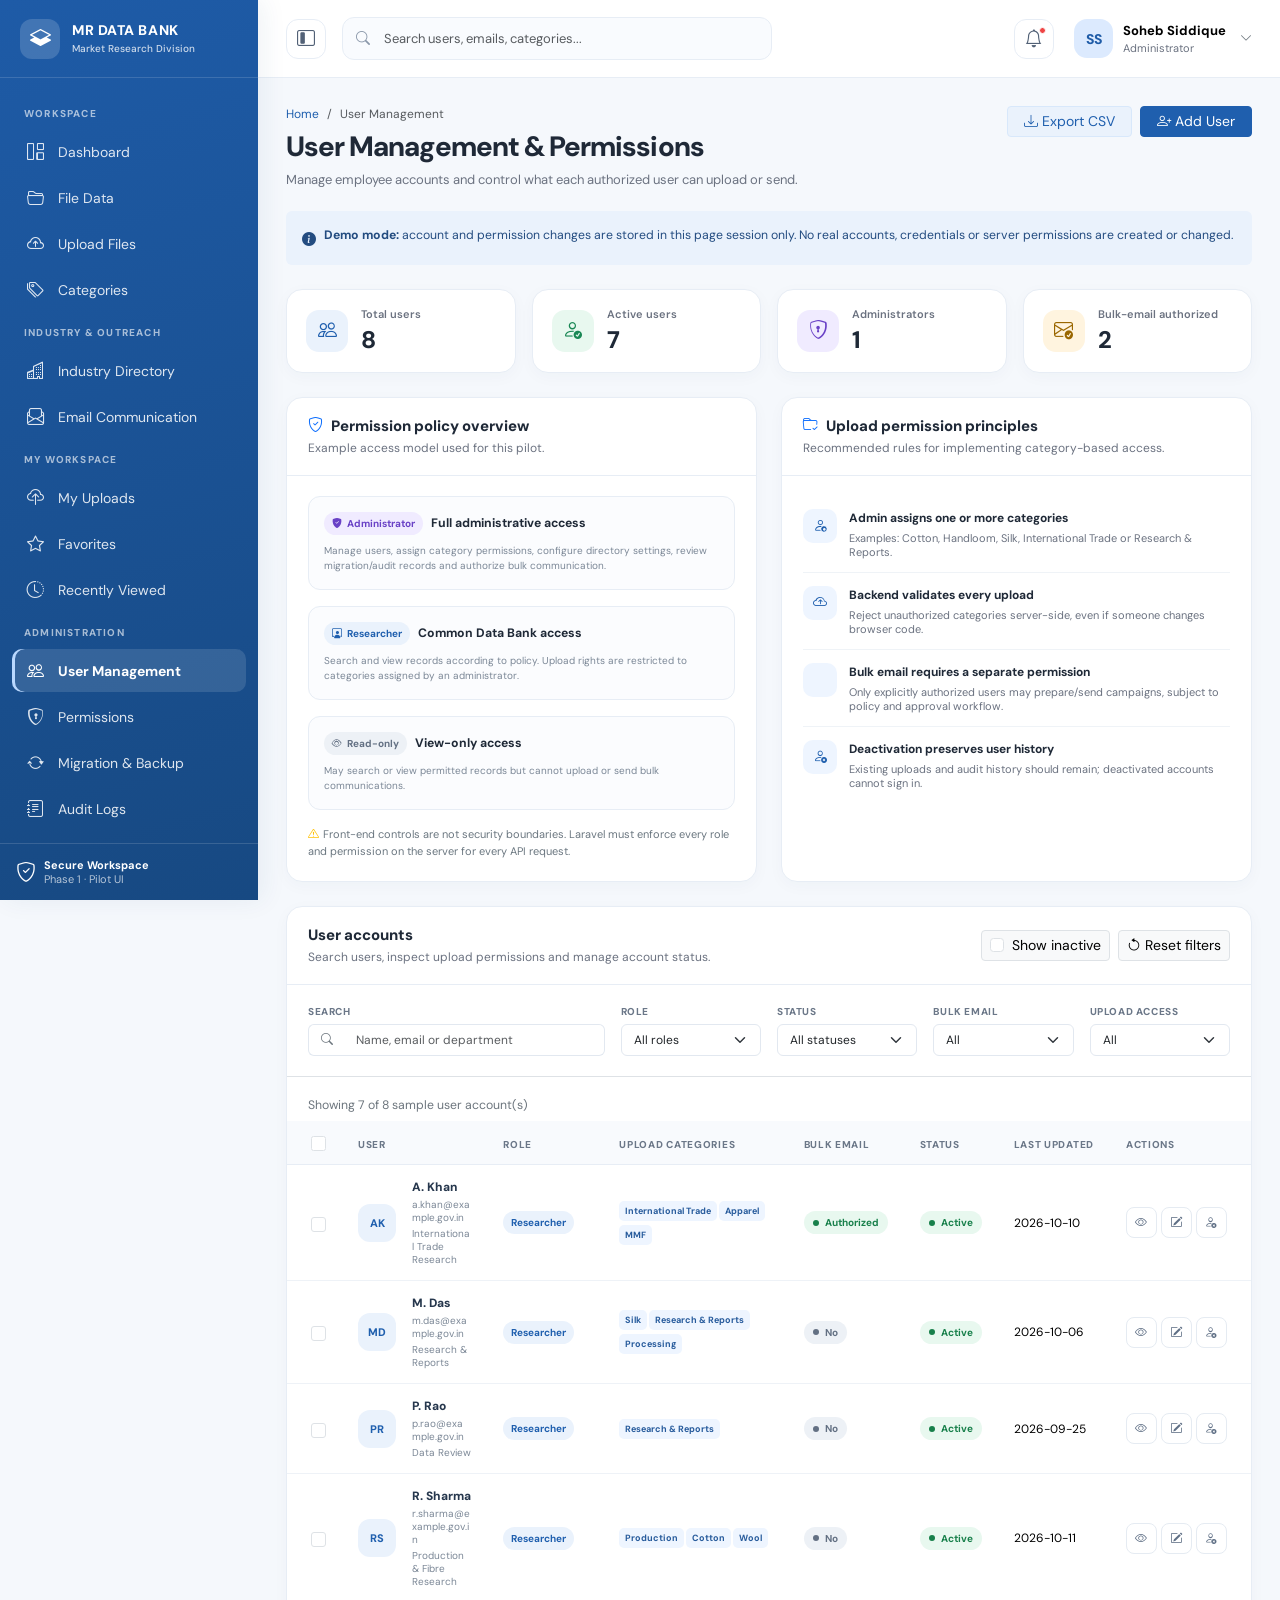
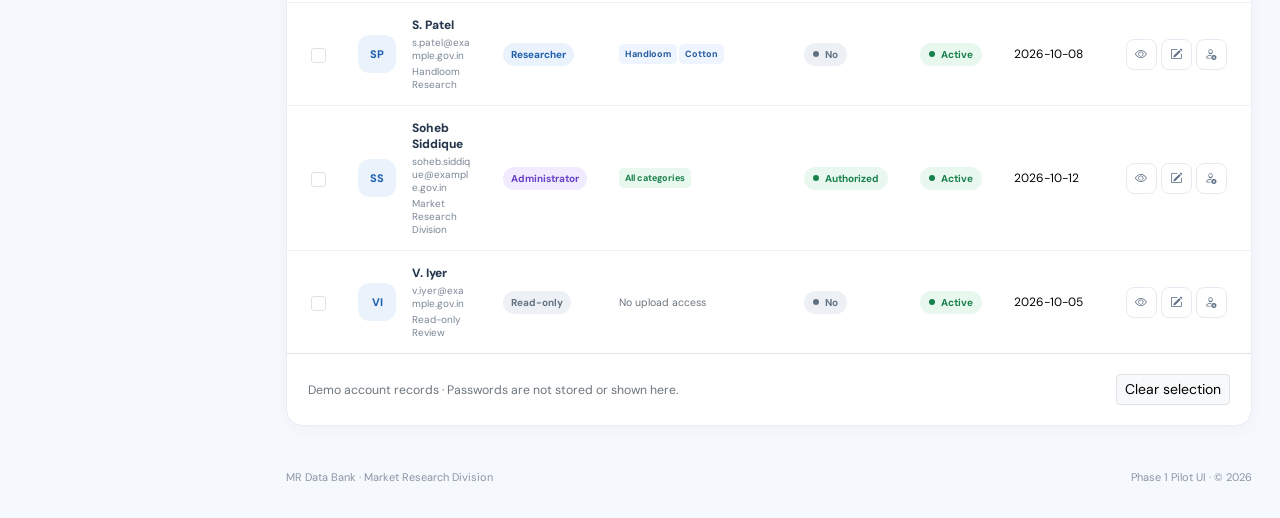
<file: user-management.html>
<!doctype html>
<html lang="en">
<head>
<meta charset="utf-8">
<meta name="viewport" content="width=device-width, initial-scale=1">
<meta name="description" content="MR Data Bank Admin User Management and Permissions demo">
<title>User Management &amp; Permissions | MR Data Bank</title>
<link rel="preconnect" href="https://fonts.googleapis.com">
<link rel="preconnect" href="https://fonts.gstatic.com" crossorigin>
<link href="https://fonts.googleapis.com/css2?family=DM+Sans:wght@400;500;600;700;800&display=swap" rel="stylesheet">
<link href="https://cdn.jsdelivr.net/npm/bootstrap@5.3.3/dist/css/bootstrap.min.css" rel="stylesheet">
<link href="https://cdn.jsdelivr.net/npm/bootstrap-icons@1.11.3/font/bootstrap-icons.min.css" rel="stylesheet">
<link href="assets/css/layout.css" rel="stylesheet">
<style>
.filter-label{font-size:10px;color:#6b7788;text-transform:uppercase;letter-spacing:.06em;font-weight:800;margin-bottom:6px}
.form-control,.form-select,.input-group-text{font-size:12px;border-color:#e2e8f0}
.form-control:focus,.form-select:focus{border-color:#9fc3f1;box-shadow:0 0 0 .2rem rgba(31,95,174,.09)}
.user-stat{padding:17px 19px;height:100%;display:flex;align-items:center;gap:13px}
.user-stat .stat-icon{width:42px;height:42px;flex:0 0 auto}
.user-stat .stat-value{font-size:24px;margin-top:3px}
.user-stat .stat-label{font-size:11px}
.user-avatar{width:38px;height:38px;border-radius:12px;display:grid;place-items:center;background:#eaf2fc;color:#1f5fae;font-size:11px;font-weight:800;flex:0 0 auto}
.user-name{font-size:12px;font-weight:800;color:#26374d}
.user-meta{font-size:10px;color:#7b8796;margin-top:3px;overflow-wrap:anywhere}
.role-pill{display:inline-flex;align-items:center;gap:5px;border-radius:20px;padding:5px 8px;font-size:10px;font-weight:700;white-space:nowrap}
.role-admin{background:#f0ebff;color:#6941c6}
.role-researcher{background:#eaf2fc;color:#1f5fae}
.role-readonly{background:#edf1f6;color:#637083}
.permission-tag{display:inline-block;font-size:9px;padding:4px 6px;border-radius:5px;background:#eef5ff;color:#275b9c;font-weight:700;margin:2px 2px 2px 0;white-space:nowrap}
.permission-tag.all{background:#e8f8ef;color:#18804b}
.status-active{background:#e8f8ef;color:#18804b}
.status-inactive{background:#edf1f6;color:#637083}
.status-pending{background:#fff5df;color:#9a6700}
.record-check{width:15px;height:15px;cursor:pointer}
.action-buttons{display:flex;gap:4px;white-space:nowrap}
.action-btn{width:31px;height:31px;display:inline-grid;place-items:center;border:1px solid #e5ebf2;background:#fff;color:#607086;border-radius:8px}
.action-btn:hover{color:#1f5fae;background:#edf5ff;border-color:#cce0fb}
.action-btn.danger:hover{color:#b42318;background:#fff0ed;border-color:#fad5ce}
.bulk-bar{display:none;background:#eef5ff;border:1px solid #dceafa;border-radius:12px;padding:10px 13px;align-items:center;justify-content:space-between;gap:10px;margin-bottom:12px}
.bulk-bar.visible{display:flex}
.sector-grid{display:grid;grid-template-columns:repeat(3,minmax(0,1fr));gap:8px}
.sector-check{border:1px solid #e5ebf3;border-radius:9px;padding:8px 9px;display:flex;align-items:center;gap:7px;font-size:11px;cursor:pointer}
.sector-check:has(input:checked){background:#eef5ff;border-color:#b8d3f3;color:#1f5fae;font-weight:700}
.sector-check input{margin:0}
.permission-box{border:1px solid #e7edf5;border-radius:12px;padding:15px;background:#fbfcfe;height:100%}
.permission-box .title{font-size:12px;font-weight:800;margin-bottom:5px}
.permission-box .desc{font-size:10px;color:#7b8796;line-height:1.55}
.permission-divider{border-top:1px solid #e9eef5;margin:14px 0}
.form-hint{font-size:10px;color:#7b8796;margin-top:5px}
.table-empty{padding:45px 20px;text-align:center;color:#7b8796}
.table-empty i{font-size:30px;color:#aab8c9}
.small-note{font-size:11px;color:#6b7780;line-height:1.6}
@media(max-width:767.98px){.page-content{padding:18px 12px}.panel-header{align-items:flex-start;flex-direction:column}.panel-header .header-actions{width:100%;display:flex}.panel-header .header-actions .btn{flex:1}.sector-grid{grid-template-columns:repeat(2,minmax(0,1fr))}.user-stat{padding:14px 12px;gap:9px}.user-stat .stat-value{font-size:21px}}
</style>
</head>
<body data-page="users">
<div class="app-shell">
<aside class="sidebar" aria-label="Main navigation">
  <div class="brand"><div class="brand-mark"><i class="bi bi-layers-half"></i></div><div class="brand-copy"><div class="brand-name">MR DATA BANK</div><span class="brand-sub">Market Research Division</span></div></div>
  <div class="sidebar-scroll" id="desktopSidebarContent">
    <div class="nav-caption">WORKSPACE</div>
    <a class="sidebar-link" href="index.html" data-page="dashboard" title="Dashboard"><i class="bi bi-grid-1x2"></i><span>Dashboard</span></a>
    <a class="sidebar-link" href="data-bank.html" data-page="files" title="File Data"><i class="bi bi-folder2-open"></i><span>File Data</span></a>
    <a class="sidebar-link" href="upload-files.html" data-page="upload" title="Upload Files"><i class="bi bi-cloud-arrow-up"></i><span>Upload Files</span></a>
    <a class="sidebar-link" href="categories-management.html" data-page="categories" title="Categories"><i class="bi bi-tags"></i><span>Categories</span></a>
    <div class="nav-caption">INDUSTRY &amp; OUTREACH</div>
    <a class="sidebar-link" href="industry-directory.html" data-page="industry" title="Industry Directory"><i class="bi bi-buildings"></i><span>Industry Directory</span></a>
    <a class="sidebar-link" href="email-communication.html" data-page="email" title="Email Communication"><i class="bi bi-envelope-paper"></i><span>Email Communication</span></a>
    <div class="nav-caption">MY WORKSPACE</div>
    <a class="sidebar-link" href="#" data-page="my-uploads" title="My Uploads" data-demo-action="My Uploads will be connected to user accounts later."><i class="bi bi-cloud-upload"></i><span>My Uploads</span></a>
    <a class="sidebar-link" href="#" data-page="favorites" title="Favorites" data-demo-action="Favorites will be connected to saved records later."><i class="bi bi-star"></i><span>Favorites</span></a>
    <a class="sidebar-link" href="#" data-page="recent" title="Recently Viewed" data-demo-action="Recently Viewed will be connected to activity history later."><i class="bi bi-clock-history"></i><span>Recently Viewed</span></a>
    <div class="nav-caption">ADMINISTRATION</div>
    <a class="sidebar-link" href="user-management.html" data-page="users" title="User Management"><i class="bi bi-people"></i><span>User Management</span></a>
    <a class="sidebar-link" href="user-management.html#permissions" data-page="permissions" title="Permissions"><i class="bi bi-shield-lock"></i><span>Permissions</span></a>
    <a class="sidebar-link" href="migration-backup.html" data-page="migration" title="Migration &amp; Backup"><i class="bi bi-arrow-repeat"></i><span>Migration &amp; Backup</span></a>
    <a class="sidebar-link" href="audit-logs.html" data-page="audit" title="Audit Logs"><i class="bi bi-journal-text"></i><span>Audit Logs</span></a>
  </div>
  <div class="sidebar-footer"><div class="d-flex align-items-center gap-2 justify-content-center justify-content-lg-start"><i class="bi bi-shield-check fs-5"></i><div class="sidebar-footer-copy"><div class="fw-bold small text-white">Secure Workspace</div><div class="small">Phase 1 · Pilot UI</div></div></div></div>
</aside>

<div class="main-area">
<header class="topbar">
  <button class="icon-btn mobile-menu-button" id="mobileMenuToggle" type="button" aria-label="Open navigation" data-bs-toggle="offcanvas" data-bs-target="#mobileSidebar"><i class="bi bi-list"></i></button>
  <button class="icon-btn d-none d-lg-inline-grid" id="sidebarToggle" type="button" aria-label="Collapse or expand sidebar" title="Collapse sidebar"><i class="bi bi-layout-sidebar-inset"></i></button>
  <div class="global-search"><i class="bi bi-search"></i><input class="form-control" id="globalSearch" type="search" placeholder="Search users, emails, categories..." aria-label="Global search"></div>
  <div class="topbar-spacer"></div>
  <div class="notification-wrap"><button class="icon-btn" type="button" data-demo-action="Notifications panel is a frontend demo." aria-label="Notifications"><i class="bi bi-bell"></i></button><span class="notification-dot"></span></div>
  <div class="dropdown"><button class="profile-button" type="button" data-bs-toggle="dropdown" aria-expanded="false"><div class="avatar">SS</div><div class="profile-copy"><div class="profile-name">Soheb Siddique</div><div class="profile-role">Administrator</div></div><i class="bi bi-chevron-down profile-chevron small text-secondary ms-1"></i></button>
    <ul class="dropdown-menu dropdown-menu-end shadow-sm border-0 mt-2"><li><h6 class="dropdown-header">Soheb Siddique</h6></li><li><a class="dropdown-item" href="#" data-demo-action="Profile settings are not connected to a backend yet."><i class="bi bi-person me-2"></i>My Profile</a></li><li><a class="dropdown-item" href="#" data-demo-action="Settings will be available after backend integration."><i class="bi bi-gear me-2"></i>Settings</a></li><li><hr class="dropdown-divider"></li><li><a class="dropdown-item text-danger" href="MR_Data_Bank_Login_UI/admin-login.html"><i class="bi bi-box-arrow-right me-2"></i>Logout (demo)</a></li></ul>
  </div>
</header>

<main class="page-content">
<div class="page-heading">
  <div><nav aria-label="breadcrumb"><ol class="breadcrumb"><li class="breadcrumb-item"><a href="index.html">Home</a></li><li class="breadcrumb-item active" aria-current="page">User Management</li></ol></nav>
    <h1 class="page-title">User Management &amp; Permissions</h1><div class="page-subtitle">Manage employee accounts and control what each authorized user can upload or send.</div>
  </div>
  <div class="heading-actions d-flex gap-2"><button class="btn btn-soft btn-sm px-3" id="exportUsersButton"><i class="bi bi-download me-1"></i>Export CSV</button><button class="btn btn-primary btn-sm px-3" id="addUserButton"><i class="bi bi-person-plus me-1"></i>Add User</button></div>
</div>

<div class="alert alert-primary border-0 d-flex gap-2 align-items-start py-3 mb-4" role="note" style="background:#eaf2fc;color:#234c80">
  <i class="bi bi-info-circle-fill mt-1"></i><div class="small"><strong>Demo mode:</strong> account and permission changes are stored in this page session only. No real accounts, credentials or server permissions are created or changed.</div>
</div>

<div class="row g-3 mb-4">
  <div class="col-6 col-xl-3"><div class="card-panel user-stat"><div class="stat-icon"><i class="bi bi-people"></i></div><div><div class="stat-label">Total users</div><div class="stat-value" id="statTotalUsers">0</div></div></div></div>
  <div class="col-6 col-xl-3"><div class="card-panel user-stat"><div class="stat-icon" style="background:#e8f8ef;color:#198754"><i class="bi bi-person-check"></i></div><div><div class="stat-label">Active users</div><div class="stat-value" id="statActiveUsers">0</div></div></div></div>
  <div class="col-6 col-xl-3"><div class="card-panel user-stat"><div class="stat-icon" style="background:#f0ebff;color:#6941c6"><i class="bi bi-shield-lock"></i></div><div><div class="stat-label">Administrators</div><div class="stat-value" id="statAdmins">0</div></div></div></div>
  <div class="col-6 col-xl-3"><div class="card-panel user-stat"><div class="stat-icon" style="background:#fff4df;color:#9a6700"><i class="bi bi-envelope-check"></i></div><div><div class="stat-label">Bulk-email authorized</div><div class="stat-value" id="statEmailAuthorized">0</div></div></div></div>
</div>

<div class="row g-4 mb-4" id="permissions">
  <div class="col-lg-6"><div class="card-panel h-100"><div class="panel-header"><div><h2 class="panel-title"><i class="bi bi-shield-check me-2 text-primary"></i>Permission policy overview</h2><div class="panel-subtitle">Example access model used for this pilot.</div></div></div><div class="panel-body">
    <div class="permission-box mb-3"><div class="d-flex align-items-center gap-2"><span class="role-pill role-admin"><i class="bi bi-shield-fill-check"></i>Administrator</span><strong class="small">Full administrative access</strong></div><div class="desc mt-2">Manage users, assign category permissions, configure directory settings, review migration/audit records and authorize bulk communication.</div></div>
    <div class="permission-box mb-3"><div class="d-flex align-items-center gap-2"><span class="role-pill role-researcher"><i class="bi bi-person-workspace"></i>Researcher</span><strong class="small">Common Data Bank access</strong></div><div class="desc mt-2">Search and view records according to policy. Upload rights are restricted to categories assigned by an administrator.</div></div>
    <div class="permission-box"><div class="d-flex align-items-center gap-2"><span class="role-pill role-readonly"><i class="bi bi-eye"></i>Read-only</span><strong class="small">View-only access</strong></div><div class="desc mt-2">May search or view permitted records but cannot upload or send bulk communications.</div></div>
    <div class="small-note mt-3"><i class="bi bi-exclamation-triangle me-1 text-warning"></i>Front-end controls are not security boundaries. Laravel must enforce every role and permission on the server for every API request.</div>
  </div></div></div>
  <div class="col-lg-6"><div class="card-panel h-100"><div class="panel-header"><div><h2 class="panel-title"><i class="bi bi-folder-check me-2 text-primary"></i>Upload permission principles</h2><div class="panel-subtitle">Recommended rules for implementing category-based access.</div></div></div><div class="panel-body">
    <div class="activity-item"><div class="activity-icon"><i class="bi bi-person-gear"></i></div><div><div class="activity-title">Admin assigns one or more categories</div><div class="activity-meta">Examples: Cotton, Handloom, Silk, International Trade or Research &amp; Reports.</div></div></div>
    <div class="activity-item"><div class="activity-icon"><i class="bi bi-cloud-arrow-up"></i></div><div><div class="activity-title">Backend validates every upload</div><div class="activity-meta">Reject unauthorized categories server-side, even if someone changes browser code.</div></div></div>
    <div class="activity-item"><div class="activity-icon"><i class="bi bi-envelope-lock"></i></div><div><div class="activity-title">Bulk email requires a separate permission</div><div class="activity-meta">Only explicitly authorized users may prepare/send campaigns, subject to policy and approval workflow.</div></div></div>
    <div class="activity-item"><div class="activity-icon"><i class="bi bi-person-x"></i></div><div><div class="activity-title">Deactivation preserves user history</div><div class="activity-meta">Existing uploads and audit history should remain; deactivated accounts cannot sign in.</div></div></div>
  </div></div></div>
</div>

<section class="card-panel mb-4">
  <div class="panel-header flex-wrap"><div><h2 class="panel-title">User accounts</h2><div class="panel-subtitle">Search users, inspect upload permissions and manage account status.</div></div><div class="header-actions d-flex gap-2"><label class="btn btn-light border btn-sm d-flex align-items-center gap-2 mb-0"><input class="form-check-input m-0" type="checkbox" id="showInactiveToggle"> Show inactive</label><button class="btn btn-light border btn-sm" id="resetUserFilters"><i class="bi bi-arrow-counterclockwise me-1"></i>Reset filters</button></div></div>
  <div class="panel-body border-bottom"><div class="row g-3">
    <div class="col-12 col-md-4"><div class="filter-label">Search</div><div class="input-group"><span class="input-group-text bg-white border-end-0"><i class="bi bi-search text-secondary"></i></span><input class="form-control border-start-0" id="userSearch" type="search" placeholder="Name, email or department"></div></div>
    <div class="col-6 col-md-2"><div class="filter-label">Role</div><select class="form-select" id="roleFilter"><option value="">All roles</option><option>Administrator</option><option>Researcher</option><option>Read-only</option></select></div>
    <div class="col-6 col-md-2"><div class="filter-label">Status</div><select class="form-select" id="userStatusFilter"><option value="">All statuses</option><option>Active</option><option>Inactive</option></select></div>
    <div class="col-6 col-md-2"><div class="filter-label">Bulk email</div><select class="form-select" id="emailPermissionFilter"><option value="">All</option><option value="yes">Authorized</option><option value="no">Not authorized</option></select></div>
    <div class="col-6 col-md-2"><div class="filter-label">Upload access</div><select class="form-select" id="uploadPermissionFilter"><option value="">All</option><option value="yes">Has categories</option><option value="no">No upload access</option></select></div>
  </div></div>
  <div class="panel-body pb-0"><div class="bulk-bar" id="userBulkBar"><div class="small"><strong id="selectedUsersCount">0</strong> user(s) selected</div><div class="d-flex gap-2"><button class="btn btn-soft btn-sm" id="exportSelectedUsers"><i class="bi bi-file-earmark-spreadsheet me-1"></i>Export selected</button><button class="btn btn-outline-danger btn-sm" id="deactivateSelectedUsers"><i class="bi bi-person-x me-1"></i>Deactivate selected</button></div></div><div class="small text-secondary mb-2" id="userRecordCount">Loading users…</div></div>
  <div class="table-responsive"><table class="table" id="usersTable"><thead><tr><th class="ps-4"><input type="checkbox" id="selectAllUsers" class="form-check-input record-check" aria-label="Select all visible users"></th><th>User</th><th>Role</th><th>Upload categories</th><th>Bulk email</th><th>Status</th><th>Last updated</th><th class="pe-4">Actions</th></tr></thead><tbody id="usersTableBody"></tbody></table><div class="table-empty d-none" id="emptyUsers"><i class="bi bi-people d-block mb-2"></i><strong class="d-block text-dark mb-1">No matching user accounts</strong><span class="small">Try changing the filters.</span></div></div>
  <div class="panel-body border-top d-flex flex-wrap justify-content-between align-items-center gap-2"><span class="small text-secondary">Demo account records · Passwords are not stored or shown here.</span><button class="btn btn-light border btn-sm" id="clearUserSelection">Clear selection</button></div>
</section>
<div class="footer-note d-flex flex-wrap justify-content-between gap-2"><span>MR Data Bank · Market Research Division</span><span>Phase 1 Pilot UI · © <span id="currentYear"></span></span></div>
</main>
</div>
</div>

<div class="offcanvas offcanvas-start" tabindex="-1" id="mobileSidebar" aria-labelledby="mobileSidebarLabel"><div class="offcanvas-header border-bottom border-light border-opacity-10"><div class="fw-bold" id="mobileSidebarLabel"><i class="bi bi-layers-half me-2"></i>MR DATA BANK</div><button type="button" class="btn-close" data-bs-dismiss="offcanvas" aria-label="Close"></button></div><div class="offcanvas-body p-0"><div class="sidebar h-100"><div class="sidebar-scroll" id="mobileSidebarContent"></div></div></div></div>
<div class="toast-container position-fixed bottom-0 end-0 p-3"><div id="demoToast" class="toast align-items-center text-bg-dark border-0" role="status" aria-live="polite" aria-atomic="true"><div class="d-flex"><div class="toast-body" id="demoToastBody">Demo action</div><button type="button" class="btn-close btn-close-white me-2 m-auto" data-bs-dismiss="toast" aria-label="Close"></button></div></div></div>

<div class="modal fade" id="userFormModal" tabindex="-1" aria-labelledby="userFormTitle" aria-hidden="true"><div class="modal-dialog modal-xl modal-dialog-centered modal-dialog-scrollable"><div class="modal-content border-0 shadow"><form id="userForm" novalidate>
<div class="modal-header"><div><h2 class="modal-title fs-5 fw-bold" id="userFormTitle">Add user</h2><div class="small text-secondary mt-1">Set account details, role and category-based permissions.</div></div><button type="button" class="btn-close" data-bs-dismiss="modal" aria-label="Close"></button></div>
<div class="modal-body">
  <div class="alert alert-warning py-2 small"><i class="bi bi-info-circle me-1"></i>This form will not create a real login. In production, credentials must be provisioned securely and passwords must never be emailed or stored in plain text.</div>
  <input type="hidden" id="userRecordId">
  <h3 class="h6 fw-bold mb-3"><i class="bi bi-person-badge me-2 text-primary"></i>Account details</h3>
  <div class="row g-3">
    <div class="col-md-6"><label class="form-label small fw-bold" for="userFullName">Full name <span class="text-danger">*</span></label><input id="userFullName" class="form-control" maxlength="140" required placeholder="Employee name"><div class="invalid-feedback">Enter the employee's name.</div></div>
    <div class="col-md-6"><label class="form-label small fw-bold" for="userEmail">Official email <span class="text-danger">*</span></label><input id="userEmail" class="form-control" type="email" maxlength="180" required placeholder="name@organization.gov.in"><div class="invalid-feedback">Enter a valid email address.</div></div>
    <div class="col-md-4"><label class="form-label small fw-bold" for="userEmployeeId">Employee ID / reference</label><input id="userEmployeeId" class="form-control" maxlength="80" placeholder="Optional reference"></div>
    <div class="col-md-4"><label class="form-label small fw-bold" for="userDepartment">Department / assignment</label><input id="userDepartment" class="form-control" maxlength="140" placeholder="e.g. Market Research Division"></div>
    <div class="col-md-4"><label class="form-label small fw-bold" for="userPhone">Contact number</label><input id="userPhone" class="form-control" maxlength="40" placeholder="Optional"></div>
    <div class="col-md-4"><label class="form-label small fw-bold" for="userRole">Role <span class="text-danger">*</span></label><select id="userRole" class="form-select" required><option value="">Select role</option><option>Administrator</option><option>Researcher</option><option>Read-only</option></select><div class="invalid-feedback">Choose a role.</div></div>
    <div class="col-md-4"><label class="form-label small fw-bold" for="userStatus">Account status</label><select id="userStatus" class="form-select"><option>Active</option><option>Inactive</option></select></div>
    <div class="col-md-4"><label class="form-label small fw-bold" for="userLastUpdatedBy">Updated by</label><input id="userLastUpdatedBy" class="form-control" value="Soheb Siddique" maxlength="100"></div>
  </div>
  <div class="permission-divider"></div>
  <h3 class="h6 fw-bold mb-2"><i class="bi bi-folder-check me-2 text-primary"></i>Category-based upload permissions</h3>
  <p class="small text-secondary mb-3">Select one or more categories for a Researcher. Administrators have full administrative access; Read-only users cannot upload. These selections are examples until server-side rules are implemented.</p>
  <div class="sector-grid" id="categoryPermissionGrid">
    <label class="sector-check"><input type="checkbox" name="uploadCategories" value="Production"> Production</label>
    <label class="sector-check"><input type="checkbox" name="uploadCategories" value="Domestic Market"> Domestic Market</label>
    <label class="sector-check"><input type="checkbox" name="uploadCategories" value="International Trade"> International Trade</label>
    <label class="sector-check"><input type="checkbox" name="uploadCategories" value="Cotton"> Cotton</label>
    <label class="sector-check"><input type="checkbox" name="uploadCategories" value="MMF"> MMF</label>
    <label class="sector-check"><input type="checkbox" name="uploadCategories" value="Silk"> Silk</label>
    <label class="sector-check"><input type="checkbox" name="uploadCategories" value="Wool"> Wool</label>
    <label class="sector-check"><input type="checkbox" name="uploadCategories" value="Handloom"> Handloom</label>
    <label class="sector-check"><input type="checkbox" name="uploadCategories" value="Apparel"> Apparel</label>
    <label class="sector-check"><input type="checkbox" name="uploadCategories" value="Technical Textiles"> Technical Textiles</label>
    <label class="sector-check"><input type="checkbox" name="uploadCategories" value="Processing"> Processing</label>
    <label class="sector-check"><input type="checkbox" name="uploadCategories" value="Research & Reports"> Research &amp; Reports</label>
  </div>
  <div class="form-hint mt-2" id="categoryPermissionHint">Select allowed upload categories for the user.</div>
  <div class="permission-divider"></div>
  <h3 class="h6 fw-bold mb-3"><i class="bi bi-envelope-lock me-2 text-primary"></i>Communication and data access</h3>
  <div class="row g-3">
    <div class="col-md-6"><div class="permission-box"><div class="form-check form-switch"><input class="form-check-input" type="checkbox" role="switch" id="canSendBulkEmail"><label class="form-check-label fw-bold small" for="canSendBulkEmail">Authorize bulk email campaigns</label></div><div class="desc mt-2">Separate permission for preparing bulk communications. Does not send any email from this demo.</div></div></div>
    <div class="col-md-6"><div class="permission-box"><div class="form-check form-switch"><input class="form-check-input" type="checkbox" role="switch" id="canDownloadFiles" checked><label class="form-check-label fw-bold small" for="canDownloadFiles">Allow file downloads</label></div><div class="desc mt-2">A demonstration access flag. Backend policies must define which records may be downloaded.</div></div></div>
    <div class="col-12"><label class="form-label small fw-bold" for="userAdminNotes">Admin notes</label><textarea class="form-control" id="userAdminNotes" rows="2" maxlength="600" placeholder="Optional notes about the assignment or approval."></textarea></div>
  </div>
</div>
<div class="modal-footer"><button type="button" class="btn btn-light border" data-bs-dismiss="modal">Cancel</button><button type="submit" class="btn btn-primary" id="saveUserButton"><i class="bi bi-check2-circle me-1"></i>Save user</button></div>
</form></div></div></div>

<div class="modal fade" id="userDetailsModal" tabindex="-1" aria-labelledby="userDetailsTitle" aria-hidden="true"><div class="modal-dialog modal-lg modal-dialog-centered modal-dialog-scrollable"><div class="modal-content border-0 shadow">
<div class="modal-header"><div><h2 class="modal-title fs-5 fw-bold" id="userDetailsTitle">User details</h2><div class="small text-secondary mt-1" id="userDetailsSubtitle"></div></div><button type="button" class="btn-close" data-bs-dismiss="modal" aria-label="Close"></button></div>
<div class="modal-body" id="userDetailsBody"></div>
<div class="modal-footer"><button type="button" class="btn btn-light border" data-bs-dismiss="modal">Close</button><button type="button" class="btn btn-primary" id="editFromDetailsButton"><i class="bi bi-pencil-square me-1"></i>Edit permissions</button></div>
</div></div></div>

<div class="modal fade" id="userConfirmModal" tabindex="-1" aria-labelledby="userConfirmTitle" aria-hidden="true"><div class="modal-dialog modal-dialog-centered"><div class="modal-content border-0 shadow">
<div class="modal-header"><h2 class="modal-title fs-5 fw-bold" id="userConfirmTitle">Confirm account change</h2><button type="button" class="btn-close" data-bs-dismiss="modal" aria-label="Close"></button></div>
<div class="modal-body"><p class="mb-1" id="userConfirmText"></p><div class="small text-secondary">This only changes sample data in this page session; no real account access changes.</div></div>
<div class="modal-footer"><button type="button" class="btn btn-light border" data-bs-dismiss="modal">Cancel</button><button type="button" class="btn btn-danger" id="confirmUserAction">Confirm</button></div>
</div></div></div>

<script src="https://cdn.jsdelivr.net/npm/bootstrap@5.3.3/dist/js/bootstrap.bundle.min.js"></script>
<script src="assets/js/layout.js"></script>
<script src="assets/js/user-management.js"></script>
</body>
</html>
</file>
<file: assets/css/layout.css>
:root{--blue:#1f5fae;--blue-dark:#174982;--blue-soft:#eaf2fc;--sidebar:#174d91;--text:#1f2937;--muted:#6b7280;--border:#e7edf5;--page:#f5f8fc;--sidebar-width:258px;--sidebar-mini:78px}
*{box-sizing:border-box}body{margin:0;background:var(--page);color:var(--text);font:14px "DM Sans",system-ui,-apple-system,"Segoe UI",sans-serif}a{text-decoration:none}
.app-shell{min-height:100vh}.sidebar{position:fixed;inset:0 auto 0 0;z-index:1040;width:var(--sidebar-width);background:linear-gradient(165deg,#1e5ba7 0%,#174982 100%);color:#fff;display:flex;flex-direction:column;transition:width .22s ease,transform .22s ease;overflow:hidden;box-shadow:5px 0 24px #18407012}
.brand{min-height:78px;display:flex;align-items:center;gap:12px;padding:17px 20px;border-bottom:1px solid #ffffff24;white-space:nowrap}.brand-mark{width:40px;height:40px;flex:0 0 40px;border-radius:12px;display:grid;place-items:center;background:#ffffff29;font-size:21px}.brand-name{font-weight:800;letter-spacing:.04em;font-size:14px;line-height:1.2}.brand-sub{display:block;font-size:10px;opacity:.78;font-weight:500;margin-top:4px}
.sidebar-scroll{overflow-y:auto;overflow-x:hidden;padding:17px 12px 22px;flex:1}.sidebar-scroll::-webkit-scrollbar{width:5px}.sidebar-scroll::-webkit-scrollbar-thumb{background:#ffffff40;border-radius:8px}.nav-caption{padding:12px 12px 7px;color:#ffffff9e;font-size:10px;font-weight:800;letter-spacing:.12em;white-space:nowrap}
.sidebar-link{color:#ffffffdb;display:flex;align-items:center;gap:13px;min-height:43px;padding:10px 13px;border-radius:10px;margin:3px 0;white-space:nowrap;transition:background .16s,color .16s}.sidebar-link i{font-size:17px;width:20px;flex:0 0 20px;text-align:center}.sidebar-link span{overflow:hidden;text-overflow:ellipsis}.sidebar-link:hover,.sidebar-link.active{color:#fff;background:#ffffff1f}.sidebar-link.active{box-shadow:inset 3px 0 #b9d8ff;font-weight:700}.sidebar-footer{border-top:1px solid #ffffff24;padding:14px 16px;white-space:nowrap}.sidebar-footer .small{color:#ffffffad;font-size:11px}
.main-area{min-height:100vh;margin-left:var(--sidebar-width);transition:margin-left .22s ease}.topbar{min-height:78px;background:#fffffff5;border-bottom:1px solid var(--border);display:flex;align-items:center;gap:16px;padding:14px 28px;position:sticky;top:0;z-index:1020}
.icon-btn{width:40px;height:40px;display:inline-grid;place-items:center;border:1px solid var(--border);border-radius:12px;background:#fff;color:#526176;font-size:18px;flex:0 0 auto}.icon-btn:hover{background:var(--blue-soft);color:var(--blue)}
.global-search{position:relative;max-width:430px;width:100%}.global-search i{position:absolute;left:14px;top:50%;transform:translateY(-50%);color:#8b98aa}.global-search input{padding:11px 14px 11px 41px;border-radius:12px;border:1px solid var(--border);background:#f9fbfe;font-size:13px}.global-search input:focus{background:#fff;border-color:#9fc3f1;box-shadow:0 0 0 .2rem #1f5fae17}.topbar-spacer{flex:1}.notification-wrap{position:relative}.notification-dot{position:absolute;top:8px;right:8px;width:7px;height:7px;background:#ef4444;border:1px solid white;border-radius:50%}
.profile-button{display:flex;align-items:center;gap:10px;border:0;background:transparent;padding:3px 0 3px 4px;text-align:left}.avatar{width:39px;height:39px;border-radius:13px;background:#dceafe;color:#1e5ba7;display:grid;place-items:center;font-weight:800}.profile-name{font-weight:700;font-size:13px}.profile-role{font-size:11px;color:var(--muted);margin-top:2px}
.page-content{padding:28px;max-width:1700px;margin:0 auto}.page-heading{display:flex;align-items:flex-start;justify-content:space-between;gap:18px;margin-bottom:23px}.page-title{font-size:clamp(22px,2.2vw,28px);font-weight:800;letter-spacing:-.035em;margin:0}.page-subtitle{color:var(--muted);margin-top:7px;font-size:13px}.breadcrumb{margin-bottom:8px;font-size:12px}.breadcrumb-item a{color:var(--blue)}.btn-primary{background:var(--blue);border-color:var(--blue)}.btn-primary:hover{background:var(--blue-dark);border-color:var(--blue-dark)}.btn-soft{color:var(--blue);background:var(--blue-soft);border:1px solid #d8e8fb}.btn-soft:hover{background:#dceafd;color:var(--blue-dark)}
.card-panel{background:#fff;border:1px solid var(--border);border-radius:16px;box-shadow:0 4px 16px #19375a08}.stat-card{padding:20px;height:100%}.stat-top{display:flex;align-items:flex-start;justify-content:space-between;gap:12px}.stat-icon{width:43px;height:43px;display:grid;place-items:center;border-radius:13px;background:var(--blue-soft);color:var(--blue);font-size:19px}.stat-label{color:var(--muted);font-size:12px;font-weight:600}.stat-value{font-size:28px;font-weight:800;letter-spacing:-.04em;margin-top:9px}.stat-note{font-size:11px;color:#12805c;margin-top:4px}.panel-header{display:flex;align-items:center;justify-content:space-between;gap:12px;padding:19px 21px;border-bottom:1px solid var(--border)}.panel-title{margin:0;font-size:15px;font-weight:800}.panel-subtitle{color:var(--muted);font-size:12px;margin-top:5px}.panel-body{padding:20px 21px}
.table{--bs-table-bg:transparent;margin-bottom:0;vertical-align:middle}.table thead th{background:#f8fafd;color:#6b7788;font-size:10px;text-transform:uppercase;letter-spacing:.07em;font-weight:800;border-bottom:1px solid var(--border);padding:13px 16px;white-space:nowrap}.table tbody td{padding:14px 16px;border-bottom:1px solid #eef2f7;font-size:12px}.table tbody tr:last-child td{border-bottom:0}.file-name{font-weight:700;color:#26374d}.file-meta{color:var(--muted);font-size:11px;margin-top:4px}.file-type{width:35px;height:39px;border-radius:8px;display:grid;place-items:center;background:#fff0ed;color:#d95d46;font-weight:800;font-size:10px}.type-xlsx{background:#e7f7ee;color:#198754}.type-csv{background:#e8f4ff;color:#1971c2}.type-docx{background:#e8efff;color:#315fc4}.status-pill{display:inline-flex;align-items:center;gap:6px;border-radius:99px;padding:5px 9px;font-size:10px;font-weight:700;white-space:nowrap}.status-pill:before{content:"";width:6px;height:6px;border-radius:50%;background:currentColor}.status-success{background:#e8f8ef;color:#18804b}.status-review{background:#fff5df;color:#9a6700}.status-muted{background:#edf1f6;color:#637083}
.activity-item{display:flex;align-items:flex-start;gap:12px;padding:13px 0;border-bottom:1px solid #eff3f7}.activity-item:last-child{border-bottom:0;padding-bottom:0}.activity-icon{width:34px;height:34px;border-radius:10px;display:grid;place-items:center;background:#eef5ff;color:var(--blue);flex:0 0 auto}.activity-title{font-size:12px;font-weight:700;line-height:1.5}.activity-meta{font-size:11px;color:var(--muted);margin-top:4px}.quick-action{display:flex;align-items:center;gap:12px;border:1px solid var(--border);border-radius:13px;padding:14px;color:var(--text);height:100%;transition:border .15s,background .15s}.quick-action:hover{border-color:#b7d2f4;background:#f9fbff;color:var(--blue)}.quick-action i{font-size:19px;color:var(--blue)}.quick-action strong{display:block;font-size:12px}.quick-action small{display:block;color:var(--muted);font-size:11px;margin-top:4px}.empty-search{display:none;padding:22px;text-align:center;color:var(--muted)}.footer-note{color:#8b96a6;font-size:11px;padding:20px 0 6px}
.sidebar-collapsed .sidebar{width:var(--sidebar-mini)}.sidebar-collapsed .main-area{margin-left:var(--sidebar-mini)}.sidebar-collapsed .brand{padding-left:19px;padding-right:19px}.sidebar-collapsed .brand-copy,.sidebar-collapsed .nav-caption,.sidebar-collapsed .sidebar-link span,.sidebar-collapsed .sidebar-footer-copy{display:none}.sidebar-collapsed .sidebar-link{justify-content:center;padding-left:0;padding-right:0}.sidebar-collapsed .sidebar-link i{font-size:19px}.sidebar-collapsed .sidebar-footer{padding:14px 0;text-align:center}.mobile-menu-button{display:none}.offcanvas{background:var(--sidebar);color:#fff;width:min(290px,86vw)!important}.offcanvas .btn-close{filter:invert(1);opacity:.8}.offcanvas .sidebar{position:static;width:100%;height:calc(100vh - 78px);box-shadow:none}.offcanvas .sidebar-scroll{padding-left:12px;padding-right:12px}.offcanvas .sidebar-footer{display:none}.toast-container{z-index:1090}
@media(max-width:991.98px){.sidebar{display:none}.main-area,.sidebar-collapsed .main-area{margin-left:0}.mobile-menu-button{display:inline-grid}.topbar{padding:12px 17px;min-height:70px;gap:10px}.page-content{padding:22px 17px}.global-search{max-width:none}.profile-copy,.profile-chevron{display:none}}
@media(max-width:575.98px){.topbar{gap:8px}.global-search{max-width:100%}.global-search input{padding-top:10px;padding-bottom:10px}.topbar .notification-wrap{display:none}.page-heading{flex-direction:column;align-items:stretch}.page-heading .heading-actions{display:flex;width:100%}.page-heading .heading-actions .btn{flex:1}.page-title{font-size:23px}.stat-value{font-size:25px}.panel-header,.panel-body{padding-left:15px;padding-right:15px}.hide-mobile{display:none!important}}

@media(max-width:991.98px){.offcanvas .sidebar{display:flex!important}}

/* Modal scrolling fix: keep header/footer visible and scroll only the form body. */
.modal-dialog-scrollable .modal-content > form{display:flex;flex:1 1 auto;flex-direction:column;min-height:0;overflow:hidden}
.modal-dialog-scrollable .modal-content > form > .modal-header,.modal-dialog-scrollable .modal-content > form > .modal-footer{flex:0 0 auto}
.modal-dialog-scrollable .modal-content > form > .modal-body{flex:1 1 auto;min-height:0;overflow-y:auto;overscroll-behavior:contain;-webkit-overflow-scrolling:touch}
@media(max-height:600px){.modal-dialog-scrollable .modal-content > form > .modal-body{padding-top:14px;padding-bottom:14px}}
</file>
<file: assets/css/dashboard-analytics.css>
/* Advanced dashboard analytics — MR Data Bank Phase 1 */
.dashboard-data-note{display:flex;align-items:flex-start;gap:3px;padding:12px 15px;border:1px solid #dce9f8;border-radius:12px;background:#f5f9ff;color:#53657c;font-size:11px;line-height:1.6}
.dashboard-data-note>i{color:#1f5fae;font-size:14px;flex:0 0 auto;margin-top:1px}
.dashboard-metric-card{min-height:130px;transition:transform .18s ease,box-shadow .18s ease}
.dashboard-metric-card:hover{transform:translateY(-2px);box-shadow:0 10px 24px #19375a0d}
.dashboard-storage-value{font-size:clamp(21px,2.1vw,28px);letter-spacing:-.045em}
.dashboard-analytics-panel{overflow:hidden}
.dashboard-chart-header{align-items:center;flex-wrap:wrap}
.dashboard-range-control{flex:0 0 auto}
.dashboard-range-control .btn{min-width:58px;font-size:11px}
.dashboard-range-control .btn.active{background:#1f5fae;border-color:#1f5fae;color:#fff;box-shadow:none}
.dashboard-chart-summary{display:flex;align-items:center;justify-content:space-between;gap:15px;padding:17px 22px 0}
.dashboard-chart-total{font-size:26px;font-weight:800;letter-spacing:-.04em;color:#1f3047;line-height:1.15}
.dashboard-chart-legend{display:flex;align-items:center;gap:7px;font-size:11px;color:#68798e;white-space:nowrap}
.dashboard-chart-legend span{width:8px;height:8px;border-radius:50%;background:#2867b2;box-shadow:0 0 0 4px #e8f1fd}
.dashboard-trend-chart{padding:5px 14px 0;min-height:210px;position:relative}
.dashboard-trend-chart svg{display:block;width:100%;height:auto;overflow:visible}
.dashboard-chart-footnote{font-size:10px;color:#8a97a8;padding:0 22px 17px}
.dashboard-chart-loading{padding:38px 16px;text-align:center;color:#8996a8;font-size:12px}
.dashboard-category-breakdown{min-height:220px}
.dashboard-category-row{margin:5px 0 17px}
.dashboard-category-meta{display:flex;justify-content:space-between;align-items:flex-start;gap:12px;margin-bottom:7px;font-size:11px}
.dashboard-category-name{font-weight:700;color:#35445a;min-width:0;overflow-wrap:anywhere}
.dashboard-category-count{font-weight:800;color:#43536a;white-space:nowrap;font-variant-numeric:tabular-nums}
.dashboard-category-track{height:7px;border-radius:99px;background:#eef2f7;overflow:hidden}
.dashboard-category-fill{height:100%;border-radius:99px;background:linear-gradient(90deg,#4e8edc,#1f5fae);transition:width .35s ease}
.dashboard-category-empty{display:flex;min-height:205px;flex-direction:column;align-items:center;justify-content:center;text-align:center;padding:18px;color:#7d8b9d;font-size:12px}
.dashboard-category-empty i{font-size:25px;color:#9aadc5;margin-bottom:10px}
.dashboard-panel-footer{display:flex;align-items:center;justify-content:space-between;gap:10px;margin-top:12px;padding-top:13px;border-top:1px solid #edf1f6;color:#8490a0;font-size:10px}
.dashboard-panel-footer a{color:#1f5fae;text-decoration:none;font-weight:700;white-space:nowrap}
.dashboard-panel-footer a:hover{text-decoration:underline}
.dashboard-recent-table{min-width:570px}
.dashboard-recent-table td{font-size:11px!important}
.dashboard-recent-file{display:flex;align-items:center;gap:10px;min-width:205px}
.dashboard-recent-file .file-type{flex:0 0 auto;width:34px;height:37px}
.dashboard-recent-file-name{max-width:250px;overflow-wrap:anywhere;color:#2e4057;font-size:12px;font-weight:700}
.dashboard-recent-file-id{font-size:10px;color:#8b97a7;margin-top:3px}
.dashboard-status-pill{display:inline-flex;align-items:center;gap:5px;padding:5px 8px;border-radius:50px;font-size:10px;font-weight:700;white-space:nowrap}
.dashboard-status-pill:before{content:"";width:5px;height:5px;border-radius:50%;background:currentColor}
.dashboard-status-success{background:#e8f8ef;color:#18804b}
.dashboard-status-review{background:#fff5df;color:#9a6700}
.dashboard-status-pending{background:#fff0e8;color:#b45309}
.dashboard-status-muted{background:#edf1f6;color:#637083}
.dashboard-empty-state{padding:28px 18px 32px;text-align:center;color:#738197}
.dashboard-empty-state .dashboard-empty-icon{display:grid;place-items:center;width:52px;height:52px;background:#eef5ff;border-radius:16px;color:#1f5fae;font-size:23px;margin:0 auto 13px}
.dashboard-empty-state p{font-size:12px;margin:6px auto 16px;max-width:340px}
.dashboard-shortcuts{padding:5px 18px}
.dashboard-shortcuts>a{display:flex;align-items:center;gap:11px;padding:14px 0;text-decoration:none;color:#36465b;border-bottom:1px solid #edf1f6;min-width:0}
.dashboard-shortcuts>a:last-child{border-bottom:0}
.dashboard-shortcuts>a:hover strong,.dashboard-shortcuts>a:hover>i{color:#1f5fae}
.dashboard-shortcuts>a>span:nth-child(2){min-width:0}
.dashboard-shortcuts strong{display:block;font-size:12px;color:#2f4056}
.dashboard-shortcuts small{display:block;color:#8b97a7;font-size:10px;margin-top:3px}
.dashboard-shortcuts>a>i{font-size:12px;color:#91a0b3}
.shortcut-icon{display:grid;place-items:center;width:36px;height:36px;border-radius:11px;background:#edf5ff;color:#1f5fae;font-size:16px;flex:0 0 auto}
.dashboard-refresh-row{display:flex;align-items:center;justify-content:space-between;gap:10px;border-top:1px solid #edf1f6;padding:13px 18px}
.dashboard-refresh-row .btn{white-space:nowrap}
.dashboard-error-note{font-size:11px;color:#9a6700;background:#fff8e8;border:1px solid #f4e3b6;border-radius:10px;padding:12px;margin:12px}
@media(max-width:575.98px){.dashboard-chart-summary{padding-left:15px;padding-right:15px}.dashboard-trend-chart{padding-left:5px;padding-right:5px;min-height:185px}.dashboard-chart-footnote{padding-left:15px;padding-right:15px}.dashboard-chart-header{align-items:flex-start}.dashboard-range-control .btn{min-width:48px;padding-left:8px;padding-right:8px}.dashboard-data-note{font-size:10px}.dashboard-metric-card{min-height:120px}.dashboard-metric-card .stat-card{padding:15px}.dashboard-storage-value{font-size:20px}}
@media(prefers-reduced-motion:reduce){.dashboard-metric-card,.dashboard-category-fill{transition:none}}

.dashboard-trend-chart{position:relative}.dashboard-chart-empty-overlay{position:absolute;left:50%;top:48%;transform:translate(-50%,-50%);max-width:260px;width:calc(100% - 42px);text-align:center;background:#ffffffed;border:1px solid #edf1f6;border-radius:11px;padding:10px 13px;font-size:11px;line-height:1.5;color:#8190a3;box-shadow:0 4px 15px #19375a08;pointer-events:none}.dashboard-refreshing i{animation:dashboardSpin .8s linear infinite}@keyframes dashboardSpin{to{transform:rotate(360deg)}}
.dashboard-review-list{padding:4px 18px 8px}
.dashboard-review-row{display:flex;align-items:center;gap:10px;padding:14px 0;border-bottom:1px solid #edf1f6;text-decoration:none;color:#35465b;min-width:0}
.dashboard-review-row:last-child{border-bottom:0}
.dashboard-review-row:hover .dashboard-review-copy strong{color:#1f5fae}
.dashboard-review-icon{display:grid;place-items:center;width:35px;height:35px;border-radius:11px;font-size:15px;flex:0 0 auto}
.review-amber{background:#fff4df;color:#a66b00}.review-blue{background:#edf5ff;color:#1f5fae}.review-grey{background:#edf1f6;color:#6c7b8f}.review-green{background:#e8f8ef;color:#198754}
.dashboard-review-copy{min-width:0;flex:1 1 auto}
.dashboard-review-copy strong{display:block;font-size:11px;font-weight:700;color:#35465b;line-height:1.35}
.dashboard-review-copy small{display:block;font-size:10px;color:#8b97a7;margin-top:4px;line-height:1.35}
.dashboard-review-count{display:grid;place-items:center;min-width:28px;height:28px;padding:0 6px;border:1px solid #e6ebf2;border-radius:9px;background:#fbfcfe;color:#3b4b61;font-weight:800;font-size:11px;font-variant-numeric:tabular-nums}
.dashboard-review-row:hover .dashboard-review-count{border-color:#bed6f3;background:#f2f7ff}
/* Keep empty-state visibility explicit even if utility styles are delayed. */
.dashboard-empty-state.d-none,.dashboard-recent-table.d-none{display:none!important}
</file>
<file: assets/css/categories.css>
/* Step 10 — Categories & File Classification */
.category-toolbar-header{align-items:flex-start;gap:12px}
.category-demo-tag{white-space:nowrap;border:1px solid #dce7f7;color:#4263b5;background:#f4f8ff;border-radius:99px;padding:6px 10px;font-size:.75rem;font-weight:700}
.category-filters{display:flex;align-items:flex-end;gap:12px;flex-wrap:wrap;padding:18px 22px;border-bottom:1px solid var(--border-color,#e9edf3)}
.category-search{position:relative;flex:1 1 290px;min-width:220px}
.category-search>i{position:absolute;left:13px;top:50%;transform:translateY(-50%);color:#8290a5;pointer-events:none}
.category-search .form-control{padding-left:38px;min-height:40px}
.category-filter-select{width:170px}
.category-filter-select .form-label{font-size:.75rem;font-weight:700;color:#59687d;margin-bottom:5px}
.category-filter-select .form-select{min-height:40px;font-size:.86rem}
.category-table{min-width:900px}
.category-table thead th{font-size:.72rem;text-transform:uppercase;letter-spacing:.045em;color:#77849a;background:#f8faff;border-bottom:1px solid #e9edf4;padding:13px 16px;white-space:nowrap}
.category-table tbody td{padding:14px 16px;border-bottom:1px solid #edf0f5;font-size:.86rem}
.category-table tbody tr:last-child td{border-bottom:0}
.category-name-wrap{display:flex;align-items:center;gap:11px;min-width:190px}
.category-icon-box{width:37px;height:37px;display:grid;place-items:center;border-radius:11px;color:#4263b5;background:#eef3ff;font-size:1rem;flex-shrink:0}
.category-name{font-weight:700;color:#25334a;line-height:1.25}
.category-description{font-size:.75rem;color:#8290a3;margin-top:4px;max-width:245px;overflow:hidden;text-overflow:ellipsis;white-space:nowrap}
.category-code{display:inline-block;background:#f4f6f9;border:1px solid #e7ebf1;border-radius:6px;color:#4e5e75;font:600 .74rem ui-monospace,SFMono-Regular,Menlo,monospace;padding:4px 7px;white-space:nowrap}
.category-parent{color:#59687d;white-space:nowrap}
.category-child-mark{color:#a0aaba;margin-right:6px}
.category-usage{font-variant-numeric:tabular-nums;font-weight:700;color:#33435a}
.category-status{display:inline-flex;gap:6px;align-items:center;font-size:.74rem;font-weight:700;border-radius:99px;padding:5px 9px;white-space:nowrap}
.category-status::before{content:"";width:6px;height:6px;border-radius:50%;background:currentColor}
.category-status.is-active{color:#188454;background:#e8f8ef}
.category-status.is-inactive{color:#7c8797;background:#f0f2f5}
.category-actions{display:flex;justify-content:flex-end;gap:5px}
.category-action-btn{width:32px;height:32px;border:1px solid #e5eaf1;background:#fff;color:#5c6a7f;border-radius:8px;display:grid;place-items:center}
.category-action-btn:hover{background:#f4f7fb;color:#2e5eb4;border-color:#cbd9f4}
.category-action-btn:disabled{opacity:.32;cursor:not-allowed}
.category-table-footer{display:flex;justify-content:space-between;gap:12px;flex-wrap:wrap;padding:13px 20px;border-top:1px solid #edf0f5;color:#7e8ba0;font-size:.76rem}
.category-guidelines{padding-top:4px}
.guideline-item{display:flex;gap:13px;padding:12px 0;border-bottom:1px solid #edf0f5}
.guideline-item:last-child{border-bottom:0}
.guideline-number{width:31px;height:31px;flex-shrink:0;display:grid;place-items:center;border-radius:9px;background:#edf3ff;color:#4263b5;font-size:.72rem;font-weight:800}
.guideline-item strong{font-size:.87rem;color:#29384f}
.guideline-item p{margin:4px 0 0;color:#76849a;font-size:.81rem;line-height:1.5}
.connected-modules{padding-top:4px}
.connected-modules>a{display:flex;align-items:center;gap:12px;padding:12px 0;border-bottom:1px solid #edf0f5;text-decoration:none;color:inherit}
.connected-modules>a:last-child{border-bottom:0}
.connected-modules>a>span:nth-child(2){display:flex;flex-direction:column;gap:3px;min-width:0}
.connected-modules strong{font-size:.86rem;color:#2a3950}
.connected-modules small{font-size:.77rem;color:#7b899c}
.connected-modules>a>i:last-child{color:#8b98aa}
.module-icon{width:38px;height:38px;border:1px solid #e6edf8;background:#f6f9ff;color:#4263b5;border-radius:10px;display:grid;place-items:center;flex-shrink:0}
.category-info-note{background:#f5f8fd;border:1px solid #e2eaf8;color:#596a83;font-size:.83rem;padding:14px 16px;border-radius:12px}
.category-info-note>i{color:#5372ad}
.category-modal{border:0;border-radius:17px;overflow:hidden;box-shadow:0 18px 60px rgba(25,45,82,.18)}
.category-modal .modal-header,.category-modal .modal-footer{padding:18px 22px;border-color:#edf0f5}
.category-modal .modal-body{padding:22px}
.category-modal .form-label{font-size:.82rem;font-weight:700;color:#394960;margin-bottom:6px}
.category-modal .form-control,.category-modal .form-select{font-size:.88rem;min-height:41px;border-color:#dfe5ee}
.category-modal textarea.form-control{min-height:92px}
.category-modal .form-control:focus,.category-modal .form-select:focus{border-color:#9eb9ef;box-shadow:0 0 0 .2rem rgba(71,118,207,.12)}
.category-empty{padding:42px 18px!important;text-align:center;color:#7c8a9d}
.category-empty i{display:block;font-size:1.6rem;color:#a1adc0;margin-bottom:9px}
@media(max-width:767.98px){.category-filters{padding:15px;gap:10px}.category-filter-select{width:calc(50% - 5px);flex:1 1 130px}.category-search{flex-basis:100%}.category-table-footer{padding:12px 15px}.category-toolbar-header{flex-direction:column}.category-modal .modal-body{padding:17px}.page-heading{align-items:flex-start}}

.category-status.is-pending{color:#8a5a00;background:#fff3d7}
.category-status.is-rejected{color:#a33434;background:#fff0f0}
.category-pending-alert{background:#fff9eb;border:1px solid #f2dfb3;border-radius:13px;padding:15px 17px;color:#6d5526}
.category-pending-icon{width:40px;height:40px;display:grid;place-items:center;flex-shrink:0;border-radius:11px;background:#fff0c7;color:#936000;font-size:1.1rem}
.category-pending-alert strong{color:#674700;font-size:.9rem}
.category-request-action{white-space:nowrap;width:auto;padding:0 9px;display:inline-flex;gap:5px;font-size:.72rem;font-weight:700}
.category-status-label{white-space:nowrap}
</file>
<file: assets/css/file-data.css>
/* Step 13 — Category-first File Data browser */
.category-overview-search{position:relative;width:min(100%,310px)}
.category-overview-search>i{position:absolute;left:13px;top:50%;transform:translateY(-50%);z-index:1;color:#8290a5}
.category-overview-search .form-control{padding-left:38px;min-height:40px}
.category-card-col{display:flex}
.file-category-card{width:100%;border:1px solid #e5ebf3;background:#fff;border-radius:15px;padding:18px;text-align:left;display:flex;flex-direction:column;gap:14px;transition:transform .15s ease,border-color .15s ease,box-shadow .15s ease;min-height:220px;color:inherit}
.file-category-card:hover,.file-category-card:focus-visible{border-color:#9bb8e8;box-shadow:0 10px 30px rgba(31,95,174,.10);transform:translateY(-2px);outline:none}
.file-category-card-top{display:flex;align-items:flex-start;gap:12px}
.file-category-icon{width:46px;height:46px;border-radius:13px;background:#edf4ff;color:#2861a8;display:grid;place-items:center;font-size:1.3rem;flex-shrink:0}
.file-category-title{font-size:1rem;font-weight:800;color:#23344d;margin:1px 0 5px}
.file-category-description{font-size:.8rem;color:#718096;line-height:1.45;margin:0;display:-webkit-box;-webkit-line-clamp:2;-webkit-box-orient:vertical;overflow:hidden}
.file-category-count{display:flex;align-items:baseline;gap:7px;margin-top:auto}
.file-category-count strong{font-size:1.55rem;line-height:1.1;letter-spacing:-.04em;color:#204f8d}
.file-category-count span{font-size:.78rem;color:#718096}
.file-category-footer{display:flex;justify-content:space-between;align-items:center;gap:8px;flex-wrap:wrap;border-top:1px solid #edf1f6;padding-top:12px}
.file-category-subcats{display:flex;gap:5px;flex-wrap:wrap}
.file-category-chip{font-size:.68rem;border-radius:99px;background:#f4f7fb;border:1px solid #e6ecf4;color:#66758c;padding:4px 7px;white-space:nowrap}
.file-category-open{font-size:.76rem;font-weight:700;color:#3769ad;white-space:nowrap}
.category-overview-empty{border:1px dashed #d5dfec;border-radius:12px;padding:35px 15px;text-align:center;color:#738198}
.category-overview-empty>i{font-size:1.4rem;display:block;margin-bottom:8px}
.category-overview-empty>strong,.category-overview-empty>span{display:block}
.category-overview-empty>span{font-size:.8rem;margin-top:4px}
.file-detail-breadcrumb{display:flex;align-items:center;gap:8px;font-size:.73rem;color:#8190a5;margin-bottom:6px}
.file-detail-breadcrumb i{font-size:.62rem}
.file-detail-breadcrumb strong{color:#3565a5}
@media(max-width:767.98px){.category-overview-search{width:100%}.file-category-card{min-height:200px}.file-category-card .file-category-title{font-size:.95rem}.file-category-count strong{font-size:1.4rem}}

.file-category-chip.is-pending{background:#fff3d7;border-color:#f1dfb5;color:#875a04}
</file>
<file: assets/css/upload-advanced.css>
/* Advanced repeated-use workflow for the Upload Files core module. */
.upload-setup-panel{background:linear-gradient(135deg,#fff 0%,#f7fbff 100%);border:1px solid #dce8f7;border-radius:17px;padding:20px 22px;box-shadow:0 5px 18px #19375a08}
.upload-setup-heading{display:flex;align-items:center;gap:12px;margin-bottom:16px}
.upload-setup-icon{width:42px;height:42px;border-radius:13px;background:#e5efff;color:var(--blue);display:grid;place-items:center;font-size:19px;flex:0 0 auto}
.upload-setup-heading h2{font-size:15px;font-weight:800;margin:0;letter-spacing:-.015em}
.upload-setup-heading p{margin:4px 0 0;font-size:12px;color:var(--muted);line-height:1.45}
.setup-local-badge{font-size:10px;font-weight:700;white-space:nowrap;border:1px solid #dce8f7;color:#426184;background:#fff;border-radius:99px;padding:6px 9px}
.upload-setup-help{font-size:11px;color:var(--muted);line-height:1.5}
.upload-setup-panel .form-control,.upload-setup-panel .form-select{min-height:42px;border-color:#dfe7f1;border-radius:10px;font-size:12px}
.upload-setup-panel .form-control:focus,.upload-setup-panel .form-select:focus{border-color:#8bb6ec;box-shadow:0 0 0 .2rem #1f5fae15}
.upload-setup-panel .btn{min-height:42px;border-radius:10px;font-size:11px;font-weight:700;white-space:nowrap}
.upload-zone{position:relative;outline:none}
.upload-zone:focus-visible{box-shadow:0 0 0 4px #1f5fae24;border-color:var(--blue)}
.upload-zone-footnote{max-width:480px;margin:16px auto 0;color:#66778e;font-size:11px;line-height:1.55}
.selected-file{gap:12px;transition:border-color .15s,background .15s}
.selected-file:hover{border-color:#d2e2f6;background:#fbfdff}
.selected-file .file-name{font-size:12px;line-height:1.45;overflow-wrap:anywhere}
.selected-file .file-meta{line-height:1.5;overflow-wrap:anywhere}
.duplicate-file-note{font-size:10px;color:#9a6700;background:#fff8e8;border:1px solid #f8e4ae;border-radius:6px;padding:4px 7px;margin-top:6px;width:fit-content;max-width:100%;line-height:1.4}
.upload-readiness{background:#f8fafc;border:1px solid #e5ebf3;border-radius:13px;padding:14px;margin-bottom:18px}
.upload-readiness h3{font-size:12px;font-weight:800;margin:0;color:#334155}
.upload-readiness-progress{height:6px;background:#e6edf6;border-radius:99px}
.upload-readiness-progress .progress-bar{background:#e0a43b;border-radius:99px;transition:width .2s ease}
.upload-readiness-progress .progress-bar.readiness-complete{background:#16845b}
.readiness-row{display:flex;align-items:flex-start;gap:8px;padding:7px 0;font-size:11px;color:#425166;line-height:1.45}
.readiness-row>i{margin-top:1px;font-size:13px;flex:0 0 auto}
.readiness-row>span:nth-child(2){flex:1;min-width:0}
.readiness-row .readiness-tag{font-size:9px;font-weight:700;color:#7b8797;border:1px solid #e0e6ef;background:#fff;padding:3px 6px;border-radius:99px;white-space:nowrap}
.readiness-row.optional{color:#718096}
#prepareUploadButton{min-height:46px;border-radius:11px;font-weight:700;box-shadow:0 4px 10px #1f5fae20}
#resetFormButton{min-height:40px;border-radius:10px;font-size:12px}
#fileCountBadge{font-size:10px;padding:7px 10px}
#uploadForm .form-control,#uploadForm .form-select{border-color:#dfe6ef;border-radius:10px;min-height:42px;font-size:12px}
#uploadForm textarea.form-control{min-height:80px;resize:vertical}
#uploadForm .form-control:focus,#uploadForm .form-select:focus{border-color:#8bb6ec;box-shadow:0 0 0 .2rem #1f5fae14}
#validationMessage{line-height:1.55;overflow-wrap:anywhere}
@media(max-width:1199.98px){.upload-setup-panel{padding:18px}}
@media(max-width:767.98px){.upload-setup-heading{align-items:flex-start;flex-wrap:wrap}.setup-local-badge{margin-left:54px}.upload-setup-panel .row>.col-lg-3{margin-top:4px}.upload-setup-panel .btn{flex:1 1 auto}.upload-readiness{padding:12px}}
@media(max-width:575.98px){.upload-setup-panel{padding:15px;border-radius:14px}.setup-local-badge{margin-left:0}.upload-setup-heading{gap:10px}.upload-setup-icon{width:38px;height:38px}.upload-setup-heading>div:nth-child(2){flex:1 1 calc(100% - 55px)}.upload-zone-footnote{font-size:10px}.selected-file{padding:10px;gap:9px}.selected-file .file-type{width:32px;height:36px;flex:0 0 32px}.duplicate-file-note{font-size:9px}.readiness-row{font-size:10px}}
@media(prefers-reduced-motion:reduce){.selected-file,.upload-readiness-progress .progress-bar{transition:none}}
</file>
